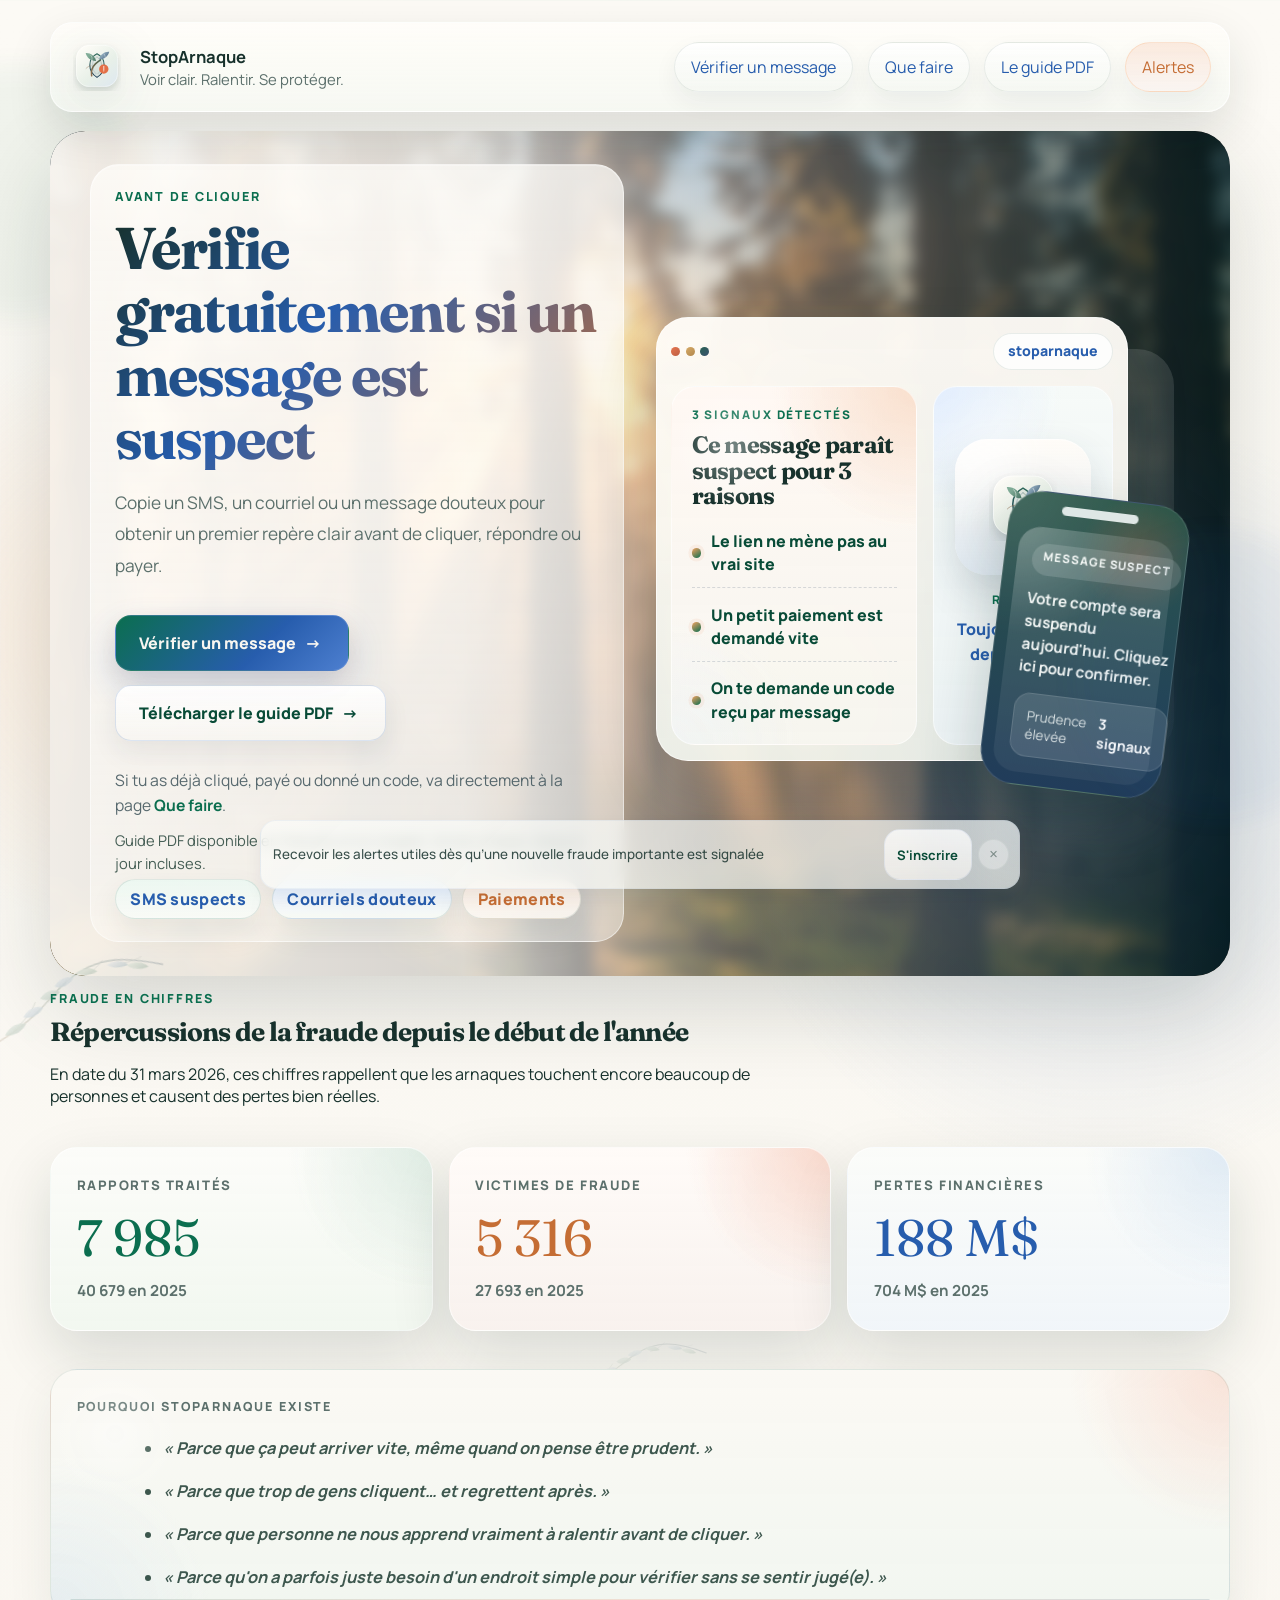
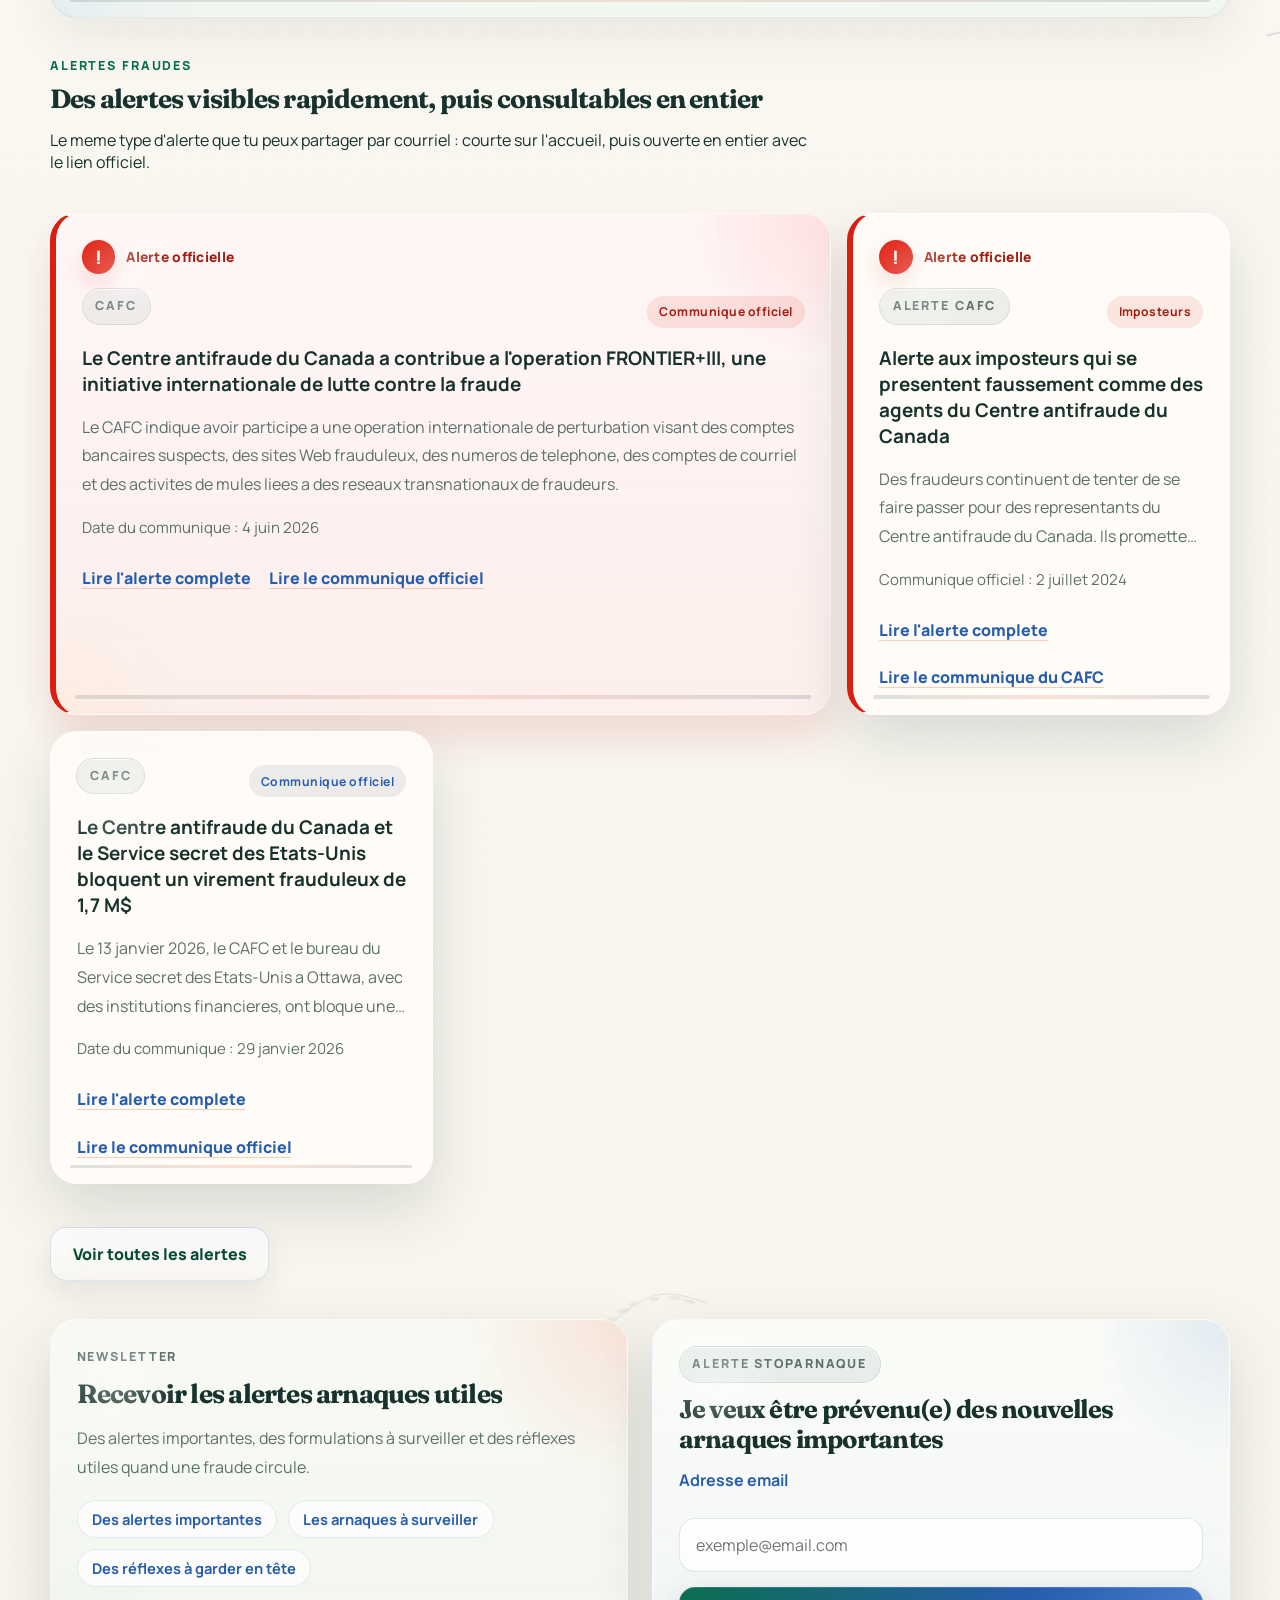
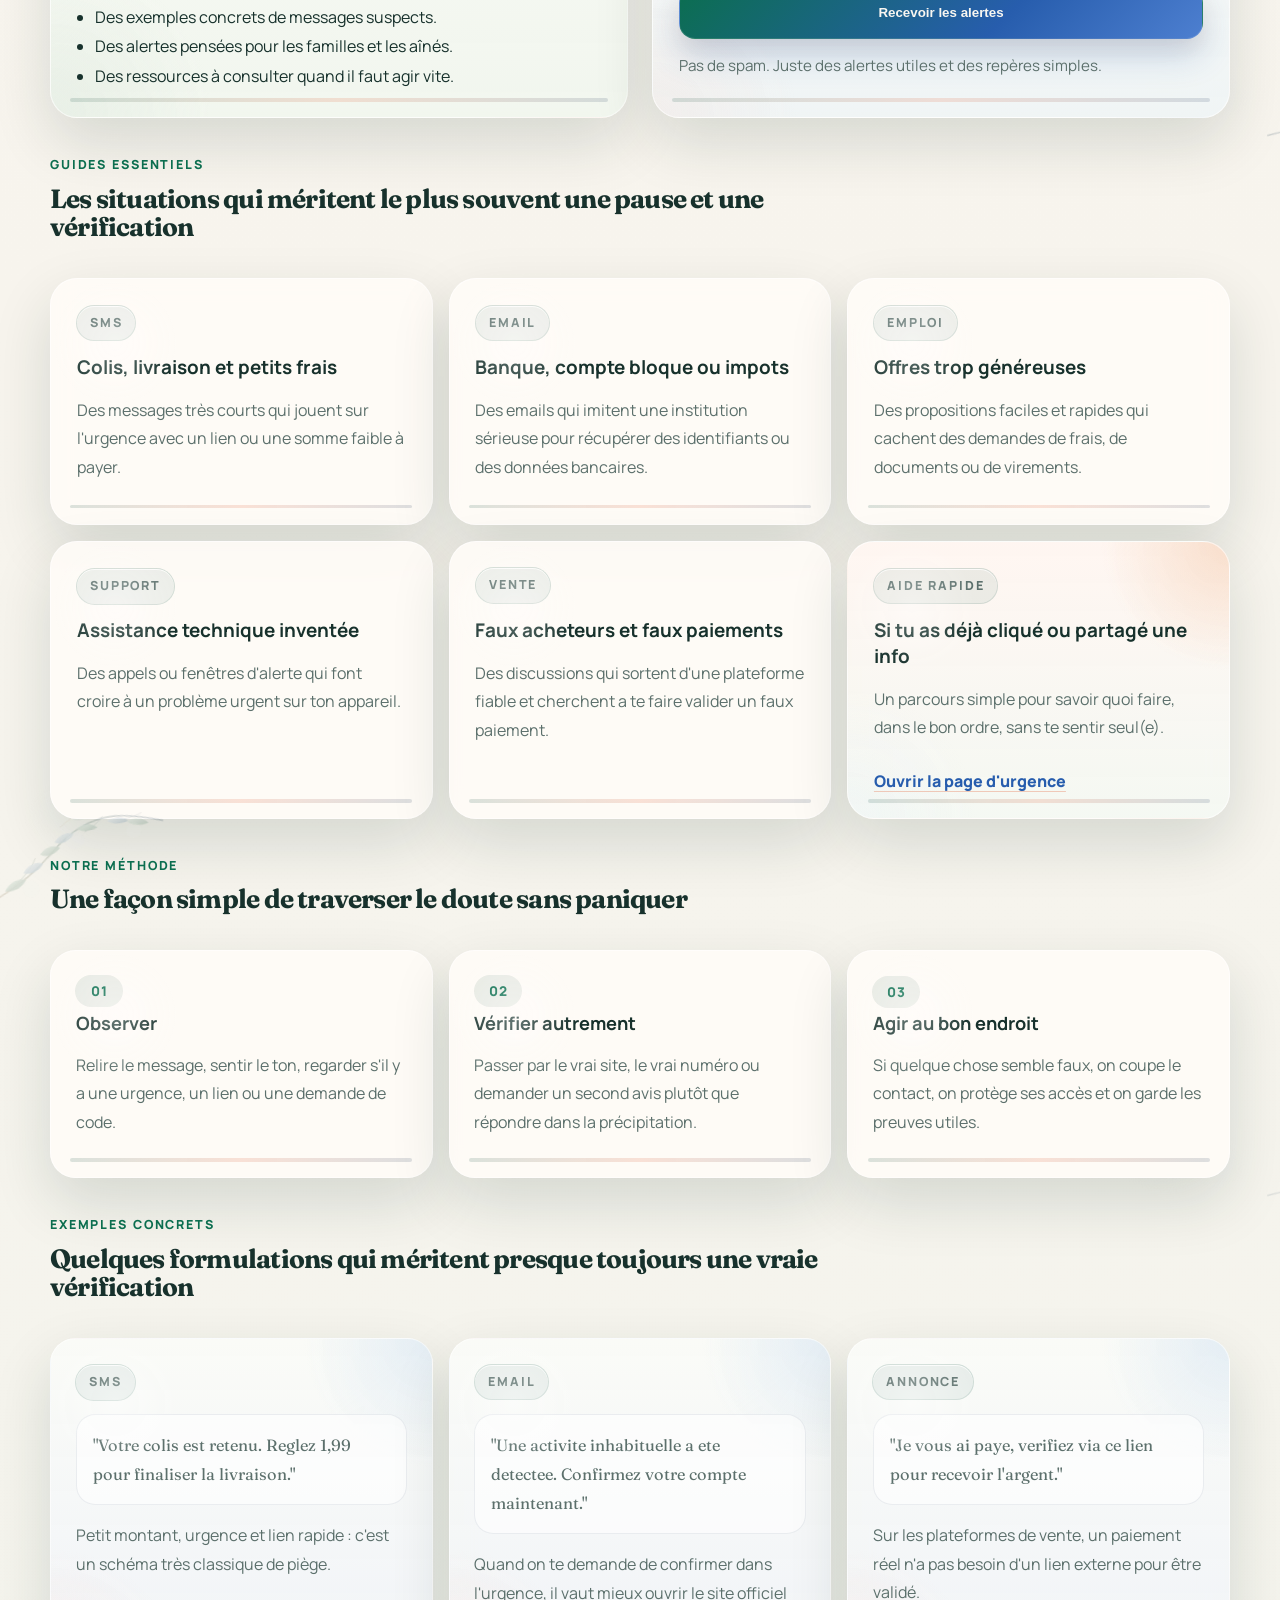
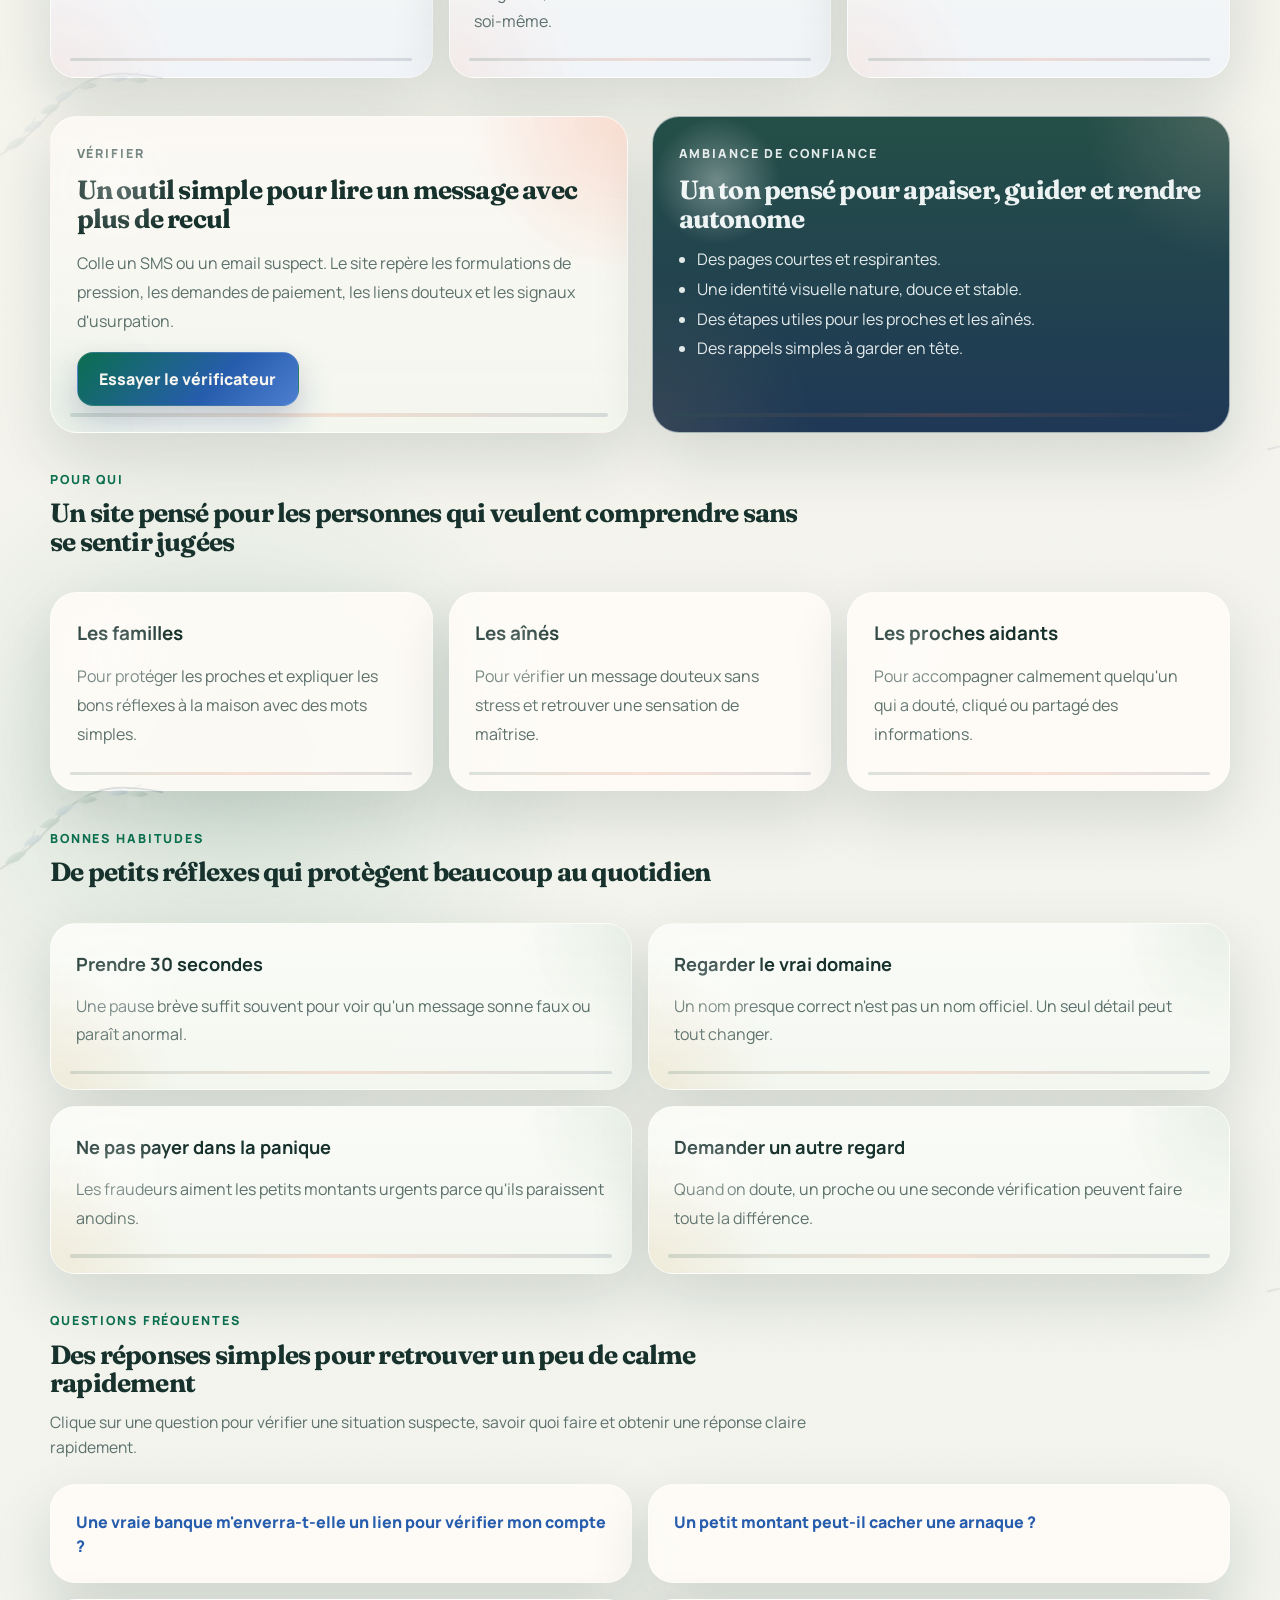
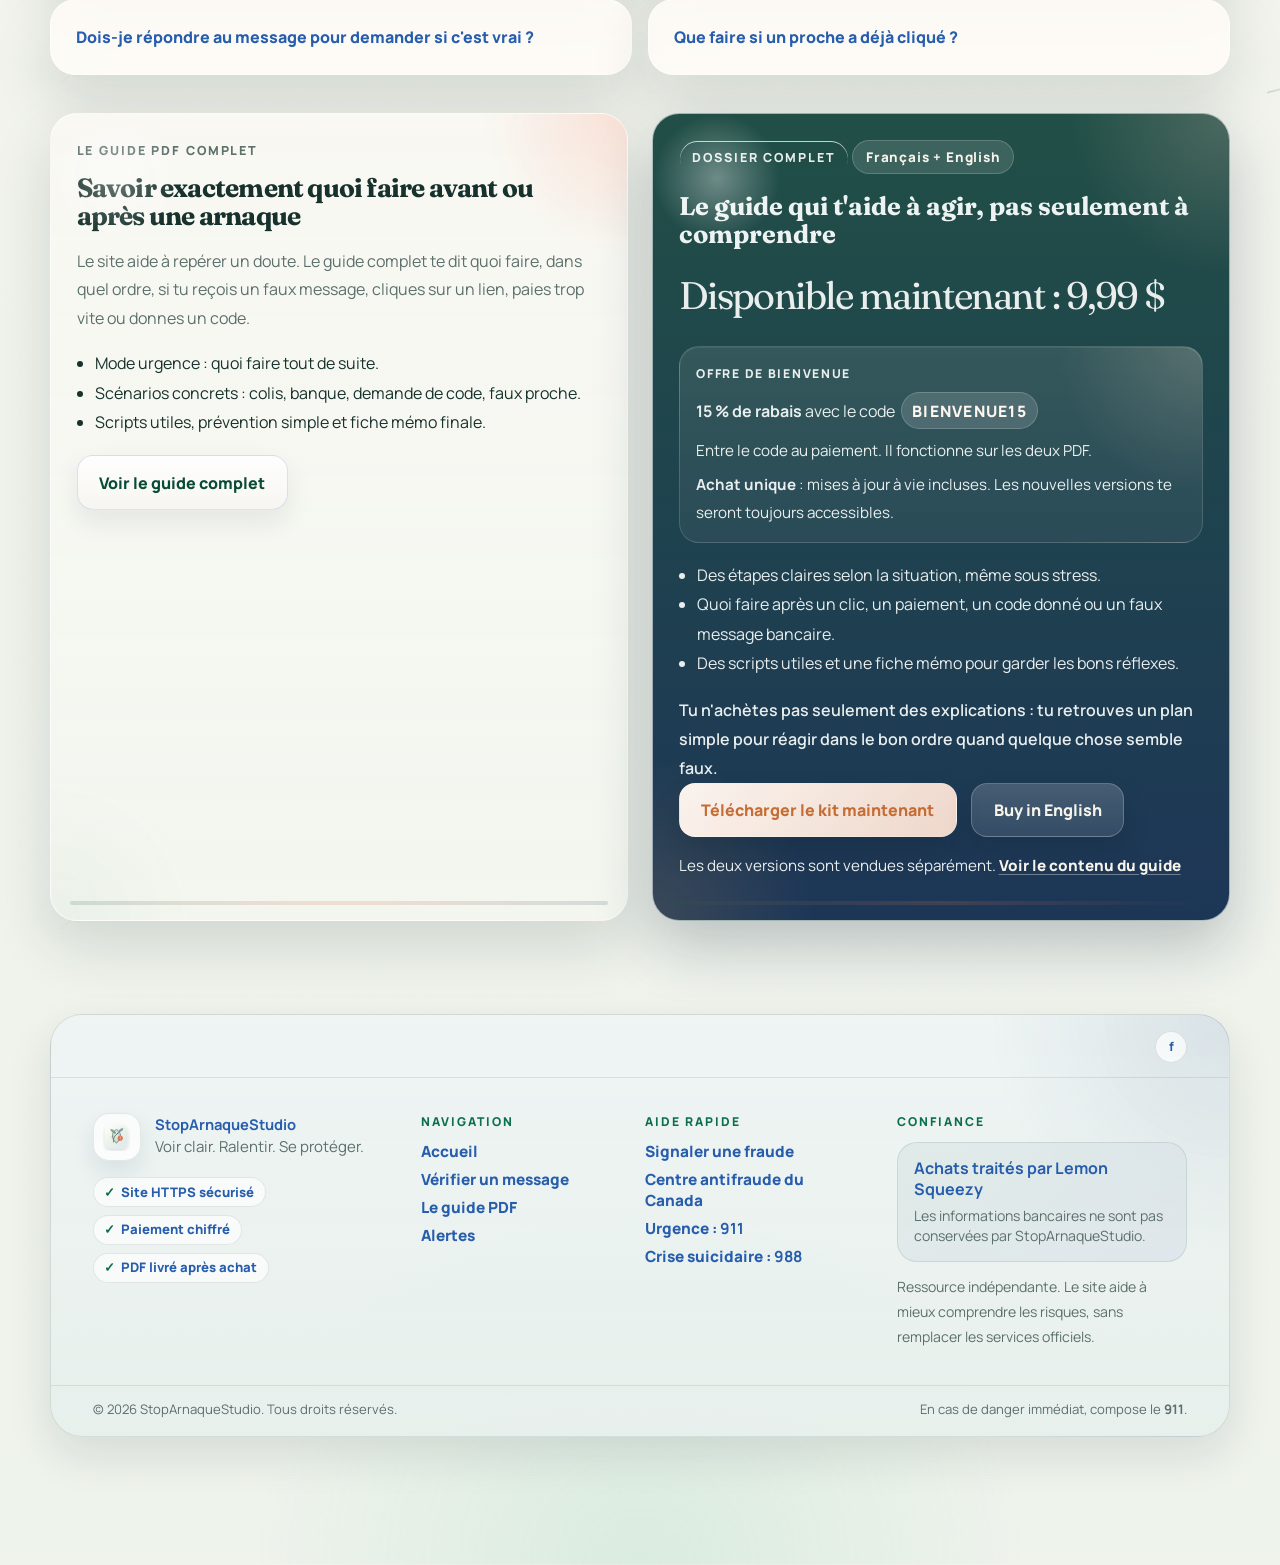
<file: index.html>
﻿<!DOCTYPE html>
<html lang="fr">
<head>
  <script async src="https://www.googletagmanager.com/gtag/js?id=G-NVW3DK84MT"></script>
  <script>
    window.dataLayer = window.dataLayer || [];
    function gtag(){dataLayer.push(arguments);}
    gtag('js', new Date());
    gtag('config', 'G-NVW3DK84MT');
  </script>
  <script type="text/javascript" src="//script.crazyegg.com/pages/scripts/0132/6571.js" async="async"></script>
  <meta charset="UTF-8">
  <meta name="viewport" content="width=device-width, initial-scale=1.0">
  <title>StopArnaque | Un espace calme pour vérifier avant d'agir</title>
  <meta name="description" content="StopArnaque aide les francophones à reconnaître les arnaques dans un univers doux, clair et rassurant.">
  <meta name="theme-color" content="#2d5a4b">
  <meta name="p:domain_verify" content="040690c25ed7d0e6efc06aab9acc82f7">
  <link rel="canonical" href="https://www.stoparnaquestudio.ca/">
  <meta property="og:locale" content="fr_CA">
  <meta property="og:type" content="website">
  <meta property="og:site_name" content="StopArnaque">
  <meta property="og:title" content="StopArnaque | Verifier un message suspect et ralentir avant d'agir">
  <meta property="og:description" content="Un site francophone pour reconnaitre les arnaques, verifier un message suspect et adopter des reflexes simples.">
  <meta property="og:url" content="https://www.stoparnaquestudio.ca/">
  <meta property="og:image" content="https://www.stoparnaquestudio.ca/stoparnaque-panic-scenario-square-1200x1200.png?v=20260422b">
  <meta property="og:image:secure_url" content="https://www.stoparnaquestudio.ca/stoparnaque-panic-scenario-square-1200x1200.png?v=20260422b">
  <meta property="og:image:width" content="1200">
  <meta property="og:image:height" content="1200">
  <meta property="og:image:alt" content="StopArnaque, un visuel de prevention sur les faux messages urgents et le reflexe de verifier avant d'agir.">
  <meta name="twitter:card" content="summary_large_image">
  <meta name="twitter:title" content="StopArnaque | Verifier un message suspect et ralentir avant d'agir">
  <meta name="twitter:description" content="Un site francophone pour reconnaitre les arnaques, verifier un message suspect et adopter des reflexes simples.">
  <meta name="twitter:image" content="https://www.stoparnaquestudio.ca/stoparnaque-panic-scenario-square-1200x1200.png?v=20260422b">
  <link rel="icon" type="image/svg+xml" href="assets/favicon.svg?v=20260411b">
  <link rel="shortcut icon" href="assets/favicon.svg?v=20260411b">
  <link rel="preconnect" href="https://fonts.googleapis.com">
  <link rel="preconnect" href="https://fonts.gstatic.com" crossorigin>
  <link href="https://fonts.googleapis.com/css2?family=Manrope:wght@400;500;700;800&family=Fraunces:opsz,wght@9..144,600;9..144,700&display=swap" rel="stylesheet">
  <link rel="stylesheet" href="styles.css?v=hero-fix-20260425a">
</head>
<body>
  <div class="site-shell">
    <header class="topbar">
      <a class="brand" href="index.html" aria-label="Accueil StopArnaque">
        <span class="brand-mark">
          <img class="brand-logo" src="assets/stoparnaque-mark.svg?v=20260411b" alt="Logo StopArnaque">
        </span>
        <span class="brand-copy">
          <strong>StopArnaque</strong>
          <span>Voir clair. Ralentir. Se protéger.</span>
        </span>
      </a>
      <nav class="nav">
        <a href="verifier.html">Vérifier un message</a>
        <a href="agir.html">Que faire</a>
        <a href="premium.html">Le guide PDF</a>
        <a href="alertes.html">Alertes</a>
      </nav>
    </header>

    <main class="home-main">
      <section class="hero hero-impact">
        <div class="hero-copy">
          <p class="eyebrow">Avant de cliquer</p>
          <h1>Vérifie gratuitement si un message est suspect</h1>
          <p class="hero-text">
            Copie un SMS, un courriel ou un message douteux pour obtenir un premier repère clair avant de cliquer, répondre ou payer.
          </p>
          <div class="hero-actions-wrap">
            <div class="hero-actions">
              <a class="button button-primary" href="verifier.html">Vérifier un message</a>
              <a class="button button-secondary" href="premium.html">Télécharger le guide PDF</a>
            </div>
            <p class="hero-helper">Si tu as déjà cliqué, payé ou donné un code, va directement à la page <a href="agir.html">Que faire</a>.</p>
            <p class="hero-trust">Guide PDF disponible en français et en anglais. Achat unique, mises à jour incluses.</p>
          </div>
          <div class="hero-glance" aria-label="Ce que StopArnaque aide à vérifier">
            <span>SMS suspects</span>
            <span>Courriels douteux</span>
            <span>Paiements</span>
          </div>
        </div>
        <aside class="hero-visual" aria-label="Aperçu visuel StopArnaque">
          <div class="hero-visual-frame">
            <div class="hero-window">
              <div class="hero-window-bar" aria-hidden="true">
                <div class="hero-window-dots">
                  <span></span>
                  <span></span>
                  <span></span>
                </div>
                <div class="hero-window-address">stoparnaque</div>
              </div>
              <div class="hero-window-body">
                <article class="hero-panel hero-panel-alert">
                  <p class="hero-panel-tag">3 signaux détectés</p>
                  <h2>Ce message paraît suspect pour 3 raisons</h2>
                  <ul class="hero-mini-list">
                    <li>Le lien ne mène pas au vrai site</li>
                    <li>Un petit paiement est demandé vite</li>
                    <li>On te demande un code reçu par message</li>
                  </ul>
                </article>
                <article class="hero-panel hero-panel-safe">
                  <div class="hero-shield-ring">
                    <img src="assets/stoparnaque-mark.svg" alt="" aria-hidden="true">
                  </div>
                  <p class="hero-panel-tag">Réflexe</p>
                  <p class="hero-panel-caption">Toujours vérifier depuis le vrai site.</p>
                </article>
              </div>
            </div>

            <div class="hero-phone" aria-hidden="true">
              <div class="hero-phone-notch"></div>
              <div class="hero-phone-screen">
                <span class="hero-phone-pill">Message suspect</span>
                <p class="hero-phone-message">Votre compte sera suspendu aujourd'hui. Cliquez ici pour confirmer.</p>
                <div class="hero-phone-score">
                  <span>Prudence élevée</span>
                  <strong>3 signaux</strong>
                </div>
              </div>
            </div>
          </div>
        </aside>
      </section>

      <section class="section home-section home-ornament home-ornament-left fraud-impact-section" aria-labelledby="fraud-impact-title">
        <div class="section-heading">
          <p class="eyebrow">Fraude en chiffres</p>
          <h2 id="fraud-impact-title">Répercussions de la fraude depuis le début de l'année</h2>
          <p>En date du 31 mars 2026, ces chiffres rappellent que les arnaques touchent encore beaucoup de personnes et causent des pertes bien réelles.</p>
        </div>
        <div class="stats fraud-impact-stats">
          <article>
            <p class="stat-label">Rapports traités</p>
            <span class="stat-number">7 985</span>
            <p class="stat-context">40 679 en 2025</p>
          </article>
          <article>
            <p class="stat-label">Victimes de fraude</p>
            <span class="stat-number">5 316</span>
            <p class="stat-context">27 693 en 2025</p>
          </article>
          <article>
            <p class="stat-label">Pertes financières</p>
            <span class="stat-number">188 M$</span>
            <p class="stat-context">704 M$ en 2025</p>
          </article>
        </div>
      </section>

      <section class="section home-section home-ornament home-ornament-center home-ornament-soft why-stoparnaque-section" aria-labelledby="why-stoparnaque-title">
        <div class="panel premium-reassurance story-reassurance">
          <p class="eyebrow">Pourquoi StopArnaque existe</p>
          <ul class="premium-reassurance-list story-reassurance-list" id="why-stoparnaque-title">
            <li><strong><em>« Parce que ça peut arriver vite, même quand on pense être prudent. »</em></strong></li>
            <li><strong><em>« Parce que trop de gens cliquent… et regrettent après. »</em></strong></li>
            <li><strong><em>« Parce que personne ne nous apprend vraiment à ralentir avant de cliquer. »</em></strong></li>
            <li><strong><em>« Parce qu'on a parfois juste besoin d'un endroit simple pour vérifier sans se sentir jugé(e). »</em></strong></li>
          </ul>
        </div>
      </section>

      <section class="section alert-feed home-section home-ornament home-ornament-right" id="alertes">
        <div class="section-heading">
          <p class="eyebrow">Alertes fraudes</p>
          <h2>Des alertes visibles rapidement, puis consultables en entier</h2>
          <p>Le meme type d'alerte que tu peux partager par courriel : courte sur l'accueil, puis ouverte en entier avec le lien officiel.</p>
        </div>
        <div id="alertsGrid" class="card-grid alerts-grid" aria-live="polite"></div>
        <div class="alerts-cta">
          <a class="button button-secondary" href="alertes.html">Voir toutes les alertes</a>
        </div>
      </section>

      <section id="newsletter" class="section split-section newsletter-section home-section home-ornament home-ornament-center home-ornament-soft">
        <div class="panel newsletter-copy">
          <p class="eyebrow">Newsletter</p>
          <h2>Recevoir les alertes arnaques utiles</h2>
          <p>
            Des alertes importantes, des formulations à surveiller et des réflexes utiles quand une fraude circule.
          </p>
          <div class="newsletter-pills" aria-label="Promesses newsletter">
            <span>Des alertes importantes</span>
            <span>Les arnaques à surveiller</span>
            <span>Des réflexes à garder en tête</span>
          </div>
          <ul class="simple-list newsletter-list">
            <li>Des exemples concrets de messages suspects.</li>
            <li>Des alertes pensées pour les familles et les aînés.</li>
            <li>Des ressources à consulter quand il faut agir vite.</li>
          </ul>
        </div>
        <div class="panel newsletter-panel">
          <p class="card-kicker">Alerte StopArnaque</p>
          <h3>Je veux être prévenu(e) des nouvelles arnaques importantes</h3>
          <p id="newsletterStatus" class="newsletter-status" hidden></p>
          <div id="brevoEmbed" class="brevo-embed" hidden>
            <iframe
              id="brevoIframe"
              class="brevo-iframe"
              title="Formulaire newsletter StopArnaque"
              loading="lazy"
              referrerpolicy="strict-origin-when-cross-origin"></iframe>
          </div>

          <div id="newsletterFallback" class="newsletter-fallback">
            <form id="newsletterForm" class="newsletter-form" novalidate>
              <label class="field-label" for="newsletterEmail">Adresse email</label>
              <input id="newsletterEmail" class="newsletter-input" type="email" name="email" placeholder="exemple@email.com" autocomplete="email" required>
              <button class="button button-primary" type="submit">Recevoir les alertes</button>
              <p class="newsletter-meta">Pas de spam. Juste des alertes utiles et des repères simples.</p>
              <p id="newsletterFeedback" class="newsletter-feedback" aria-live="polite"></p>
            </form>
          </div>
        </div>
      </section>

      <section class="section home-section home-ornament home-ornament-right" id="guides">
        <div class="section-heading">
          <p class="eyebrow">Guides essentiels</p>
          <h2>Les situations qui méritent le plus souvent une pause et une vérification</h2>
        </div>
        <div class="card-grid">
          <article class="info-card">
            <p class="card-tag">SMS</p>
            <h3>Colis, livraison et petits frais</h3>
            <p>Des messages très courts qui jouent sur l'urgence avec un lien ou une somme faible à payer.</p>
          </article>
          <article class="info-card">
            <p class="card-tag">Email</p>
            <h3>Banque, compte bloque ou impots</h3>
            <p>Des emails qui imitent une institution sérieuse pour récupérer des identifiants ou des données bancaires.</p>
          </article>
          <article class="info-card">
            <p class="card-tag">Emploi</p>
            <h3>Offres trop généreuses</h3>
            <p>Des propositions faciles et rapides qui cachent des demandes de frais, de documents ou de virements.</p>
          </article>
          <article class="info-card">
            <p class="card-tag">Support</p>
            <h3>Assistance technique inventée</h3>
            <p>Des appels ou fenêtres d'alerte qui font croire à un problème urgent sur ton appareil.</p>
          </article>
          <article class="info-card">
            <p class="card-tag">Vente</p>
            <h3>Faux acheteurs et faux paiements</h3>
            <p>Des discussions qui sortent d'une plateforme fiable et cherchent a te faire valider un faux paiement.</p>
          </article>
          <article class="info-card accent-card">
            <p class="card-tag">Aide rapide</p>
            <h3>Si tu as déjà cliqué ou partagé une info</h3>
            <p>Un parcours simple pour savoir quoi faire, dans le bon ordre, sans te sentir seul(e).</p>
            <a class="text-link" href="agir.html">Ouvrir la page d'urgence</a>
          </article>
        </div>
      </section>

      <section class="section home-section home-ornament home-ornament-left">
        <div class="section-heading">
          <p class="eyebrow">Notre méthode</p>
          <h2>Une façon simple de traverser le doute sans paniquer</h2>
        </div>
        <div class="method-grid">
          <article class="method-card">
            <span class="method-step">01</span>
            <h3>Observer</h3>
            <p>Relire le message, sentir le ton, regarder s'il y a une urgence, un lien ou une demande de code.</p>
          </article>
          <article class="method-card">
            <span class="method-step">02</span>
            <h3>Vérifier autrement</h3>
            <p>Passer par le vrai site, le vrai numéro ou demander un second avis plutôt que répondre dans la précipitation.</p>
          </article>
          <article class="method-card">
            <span class="method-step">03</span>
            <h3>Agir au bon endroit</h3>
            <p>Si quelque chose semble faux, on coupe le contact, on protège ses accès et on garde les preuves utiles.</p>
          </article>
        </div>
      </section>

      <section class="section home-section home-ornament home-ornament-right home-ornament-soft">
        <div class="section-heading">
          <p class="eyebrow">Exemples concrets</p>
          <h2>Quelques formulations qui méritent presque toujours une vraie vérification</h2>
        </div>
        <div class="example-grid">
          <article class="example-card">
            <p class="card-tag">SMS</p>
            <p class="message-sample">"Votre colis est retenu. Reglez 1,99 pour finaliser la livraison."</p>
            <p>Petit montant, urgence et lien rapide : c'est un schéma très classique de piège.</p>
          </article>
          <article class="example-card">
            <p class="card-tag">Email</p>
            <p class="message-sample">"Une activite inhabituelle a ete detectee. Confirmez votre compte maintenant."</p>
            <p>Quand on te demande de confirmer dans l'urgence, il vaut mieux ouvrir le site officiel soi-même.</p>
          </article>
          <article class="example-card">
            <p class="card-tag">Annonce</p>
            <p class="message-sample">"Je vous ai paye, verifiez via ce lien pour recevoir l'argent."</p>
            <p>Sur les plateformes de vente, un paiement réel n'a pas besoin d'un lien externe pour être validé.</p>
          </article>
        </div>
      </section>

      <section class="section split-section home-section home-ornament home-ornament-left home-ornament-soft">
        <div class="panel warm-panel">
          <p class="eyebrow">Vérifier</p>
          <h2>Un outil simple pour lire un message avec plus de recul</h2>
          <p>
            Colle un SMS ou un email suspect. Le site repère les formulations de pression, les demandes de paiement, les liens douteux et les signaux d'usurpation.
          </p>
          <a class="button button-primary" href="verifier.html">Essayer le vérificateur</a>
        </div>
        <div class="panel dark-panel">
          <p class="eyebrow">Ambiance de confiance</p>
          <h2>Un ton pensé pour apaiser, guider et rendre autonome</h2>
          <ul class="simple-list">
            <li>Des pages courtes et respirantes.</li>
            <li>Une identité visuelle nature, douce et stable.</li>
            <li>Des étapes utiles pour les proches et les aînés.</li>
            <li>Des rappels simples à garder en tête.</li>
          </ul>
        </div>
      </section>

      <section class="section home-section home-ornament home-ornament-right home-ornament-soft">
        <div class="section-heading">
          <p class="eyebrow">Pour qui</p>
          <h2>Un site pensé pour les personnes qui veulent comprendre sans se sentir jugées</h2>
        </div>
        <div class="card-grid">
          <article class="info-card">
            <h3>Les familles</h3>
            <p>Pour protéger les proches et expliquer les bons réflexes à la maison avec des mots simples.</p>
          </article>
          <article class="info-card">
            <h3>Les aînés</h3>
            <p>Pour vérifier un message douteux sans stress et retrouver une sensation de maîtrise.</p>
          </article>
          <article class="info-card">
            <h3>Les proches aidants</h3>
            <p>Pour accompagner calmement quelqu'un qui a douté, cliqué ou partagé des informations.</p>
          </article>
        </div>
      </section>

      <section class="section home-section home-ornament home-ornament-left">
        <div class="section-heading">
          <p class="eyebrow">Bonnes habitudes</p>
          <h2>De petits réflexes qui protègent beaucoup au quotidien</h2>
        </div>
        <div class="habit-grid">
          <article class="habit-card">
            <h3>Prendre 30 secondes</h3>
            <p>Une pause brève suffit souvent pour voir qu'un message sonne faux ou paraît anormal.</p>
          </article>
          <article class="habit-card">
            <h3>Regarder le vrai domaine</h3>
            <p>Un nom presque correct n'est pas un nom officiel. Un seul détail peut tout changer.</p>
          </article>
          <article class="habit-card">
            <h3>Ne pas payer dans la panique</h3>
            <p>Les fraudeurs aiment les petits montants urgents parce qu'ils paraissent anodins.</p>
          </article>
          <article class="habit-card">
            <h3>Demander un autre regard</h3>
            <p>Quand on doute, un proche ou une seconde vérification peuvent faire toute la différence.</p>
          </article>
        </div>
      </section>

      <section class="section home-section home-ornament home-ornament-right home-ornament-soft">
        <div class="section-heading">
          <p class="eyebrow">Questions fréquentes</p>
          <h2>Des réponses simples pour retrouver un peu de calme rapidement</h2>
          <p class="faq-helper">Clique sur une question pour vérifier une situation suspecte, savoir quoi faire et obtenir une réponse claire rapidement.</p>
        </div>
        <div class="faq-grid">
          <details class="faq-card">
            <summary>Une vraie banque m'enverra-t-elle un lien pour vérifier mon compte ?</summary>
            <p>Par prudence, il vaut mieux ouvrir toi-même le site ou l'application officielle plutôt que suivre un lien reçu par message.</p>
          </details>
          <details class="faq-card">
            <summary>Un petit montant peut-il cacher une arnaque ?</summary>
            <p>Oui. Les sommes faibles servent souvent à faire baisser la vigilance et à récupérer ensuite des données ou un paiement plus grand.</p>
          </details>
          <details class="faq-card">
            <summary>Dois-je répondre au message pour demander si c'est vrai ?</summary>
            <p>Mieux vaut éviter. Il est plus sûr de passer par une source officielle ou par un numéro trouvé en dehors du message reçu.</p>
          </details>
          <details class="faq-card">
            <summary>Que faire si un proche a déjà cliqué ?</summary>
            <p>Rester calme, changer les accès si besoin, contacter l'organisme officiel et garder les captures peut déjà beaucoup aider.</p>
          </details>
        </div>
      </section>

      <section class="section split-section premium-teaser home-section home-ornament home-ornament-right">
        <div class="panel premium-copy">
          <p class="eyebrow">Le guide PDF complet</p>
          <h2>Savoir exactement quoi faire avant ou après une arnaque</h2>
          <p>
            Le site aide à repérer un doute. Le guide complet te dit quoi faire, dans quel ordre, si tu reçois un faux message, cliques sur un lien, paies trop vite ou donnes un code.
          </p>
          <ul class="simple-list premium-points">
            <li>Mode urgence : quoi faire tout de suite.</li>
            <li>Scénarios concrets : colis, banque, demande de code, faux proche.</li>
            <li>Scripts utiles, prévention simple et fiche mémo finale.</li>
          </ul>
          <a class="button button-secondary" href="premium.html">Voir le guide complet</a>
        </div>
        <div class="panel premium-card">
          <p class="card-kicker">Dossier complet</p>
          <div class="premium-badge">Français + English</div>
          <h3>Le guide qui t'aide à agir, pas seulement à comprendre</h3>
          <p class="premium-price">Disponible maintenant : 9,99 $</p>
          <div class="promo-callout promo-callout-dark">
            <p class="promo-callout-label">Offre de bienvenue</p>
            <p><strong>15 % de rabais</strong> avec le code <span class="promo-code">BIENVENUE15</span></p>
            <p class="promo-hint">Entre le code au paiement. Il fonctionne sur les deux PDF.</p>
            <p class="promo-hint"><strong>Achat unique</strong> : mises à jour à vie incluses. Les nouvelles versions te seront toujours accessibles.</p>
          </div>
          <ul class="simple-list premium-list">
            <li>Des étapes claires selon la situation, même sous stress.</li>
            <li>Quoi faire après un clic, un paiement, un code donné ou un faux message bancaire.</li>
            <li>Des scripts utiles et une fiche mémo pour garder les bons réflexes.</li>
          </ul>
          <p class="premium-card-summary">Tu n'achètes pas seulement des explications : tu retrouves un plan simple pour réagir dans le bon ordre quand quelque chose semble faux.</p>
          <div class="premium-actions">
            <a class="button button-primary" href="https://stoparnaquestudio.lemonsqueezy.com/checkout/buy/df3fdc0a-e76d-41bc-9a3e-779cdc7e0ddb" target="_blank" rel="noopener noreferrer">Télécharger le kit maintenant</a>
            <a class="button button-secondary premium-secondary-button" href="https://stoparnaquestudio.lemonsqueezy.com/checkout/buy/795a84c2-5b3b-42a1-8c60-5c680c60fbdb" target="_blank" rel="noopener noreferrer">Buy in English</a>
          </div>
          <p class="premium-note">Les deux versions sont vendues séparément. <a class="text-link premium-card-text-link" href="pack-plan-urgence.html">Voir le contenu du guide</a></p>
        </div>
      </section>

    </main>

    <footer class="footer trust-footer footer-compact">
      <div class="footer-socials" aria-label="Liens sociaux">
        <a href="https://www.facebook.com/StopArnaqueStudio" target="_blank" rel="noopener noreferrer" aria-label="Facebook StopArnaqueStudio">f</a>
      </div>
      <div class="footer-main">
        <section class="footer-brand">
          <div class="footer-brand-lockup">
            <img src="assets/stoparnaque-mark.svg" alt="" aria-hidden="true">
            <div>
              <strong>StopArnaqueStudio</strong>
              <p>Voir clair. Ralentir. Se protéger.</p>
            </div>
          </div>
          <div class="footer-trust-pills" aria-label="Repères de confiance">
            <span><b>✓</b> Site HTTPS sécurisé</span>
            <span><b>✓</b> Paiement chiffré</span>
            <span><b>✓</b> PDF livré après achat</span>
          </div>
        </section>

        <nav class="footer-col" aria-label="Navigation principale">
          <h2>Navigation</h2>
          <a href="index.html">Accueil</a>
          <a href="verifier.html">Vérifier un message</a>
          <a href="premium.html">Le guide PDF</a>
          <a href="alertes.html">Alertes</a>
        </nav>

        <nav class="footer-col" aria-label="Aide rapide">
          <h2>Aide rapide</h2>
          <a href="https://signalercyberetfraude.canada.ca/" target="_blank" rel="noopener noreferrer">Signaler une fraude</a>
          <a href="https://antifraudcentre-centreantifraude.ca/" target="_blank" rel="noopener noreferrer">Centre antifraude du Canada</a>
          <span>Urgence : <strong>911</strong></span>
          <span>Crise suicidaire : <strong>988</strong></span>
        </nav>

        <section class="footer-col footer-payment">
          <h2>Confiance</h2>
          <div class="footer-payment-card">
            <strong>Achats traités par Lemon Squeezy</strong>
            <p>Les informations bancaires ne sont pas conservées par StopArnaqueStudio.</p>
          </div>
          <p class="footer-note">Ressource indépendante. Le site aide à mieux comprendre les risques, sans remplacer les services officiels.</p>
        </section>
      </div>
      <div class="footer-bottom">
        <p>© 2026 StopArnaqueStudio. Tous droits réservés.</p>
        <p>En cas de danger immédiat, compose le <strong>911</strong>.</p>
      </div>
    </footer>
  </div>
  <script src="buttondown-config.js"></script>
  <script src="brevo-config.js"></script>
  <script src="alerts-data.js"></script>
  <script src="script.js?v=20260423d"></script>
</body>
</html>
</file>
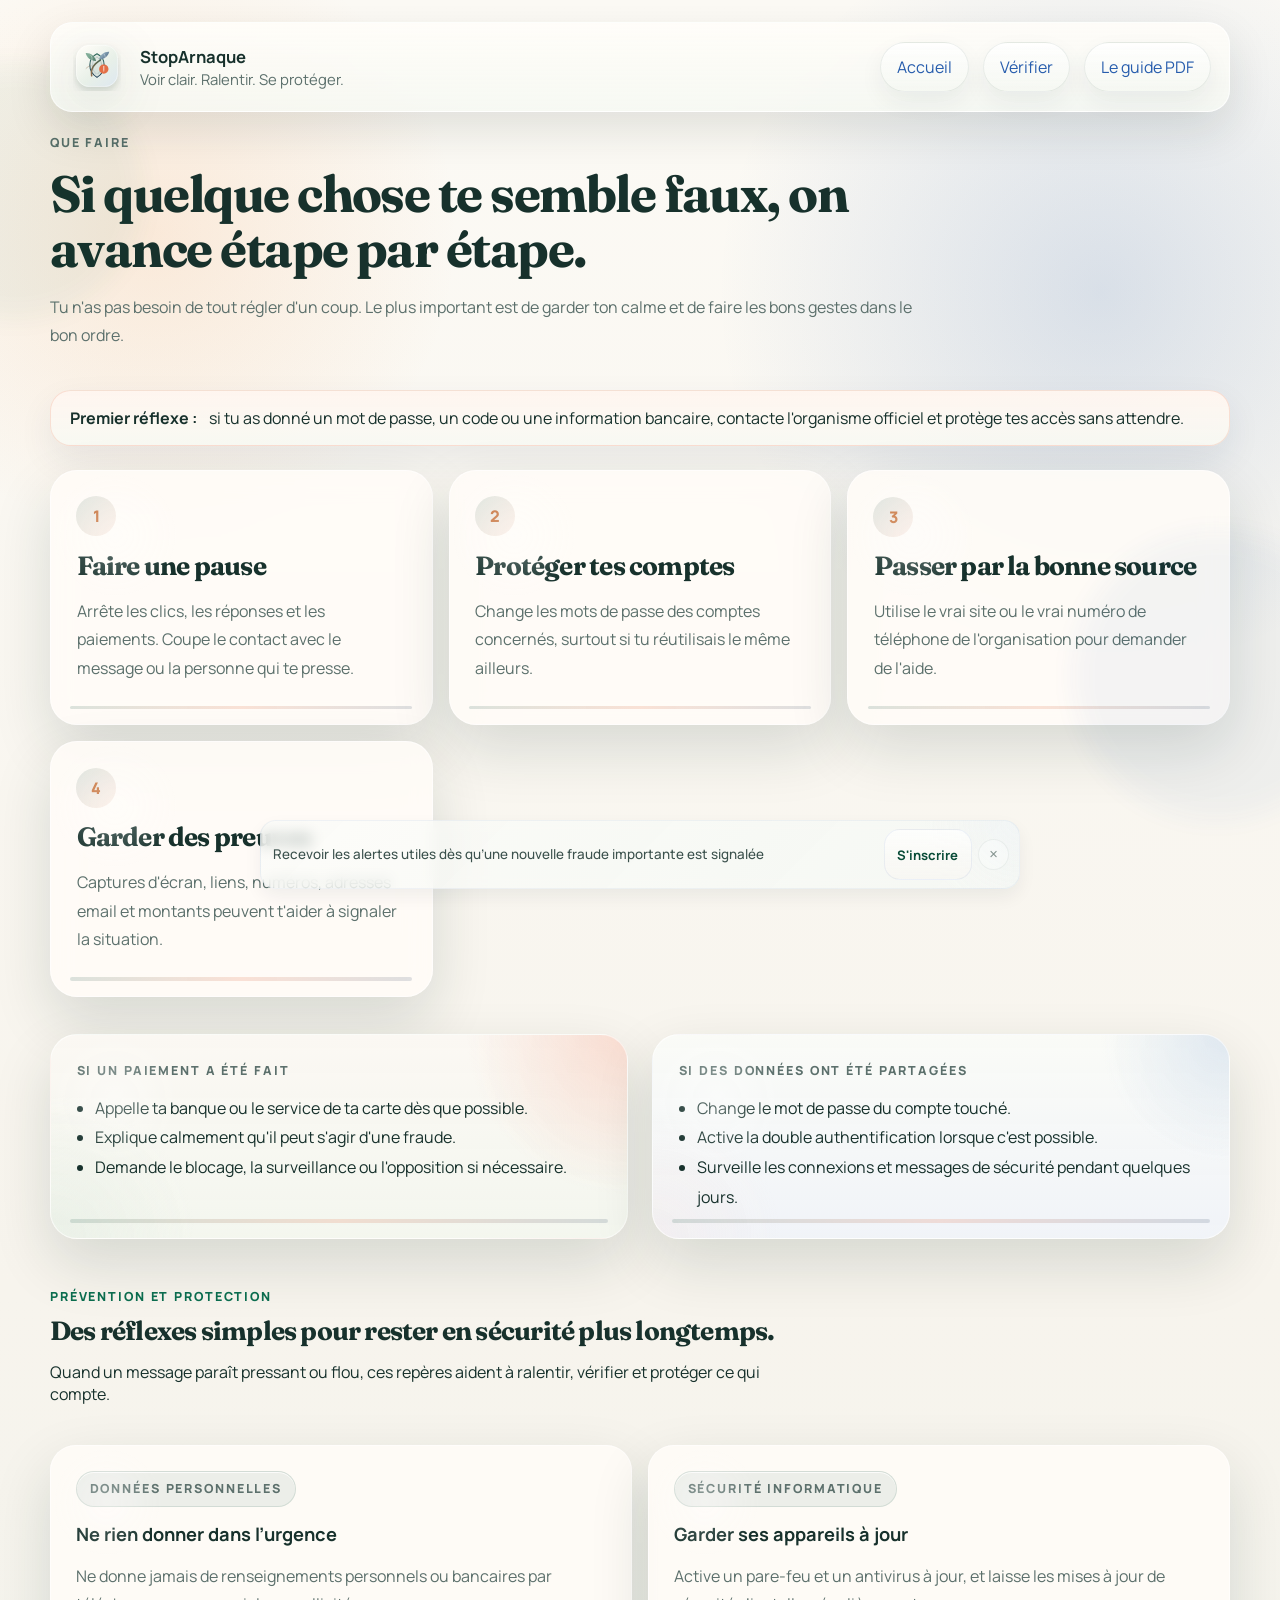
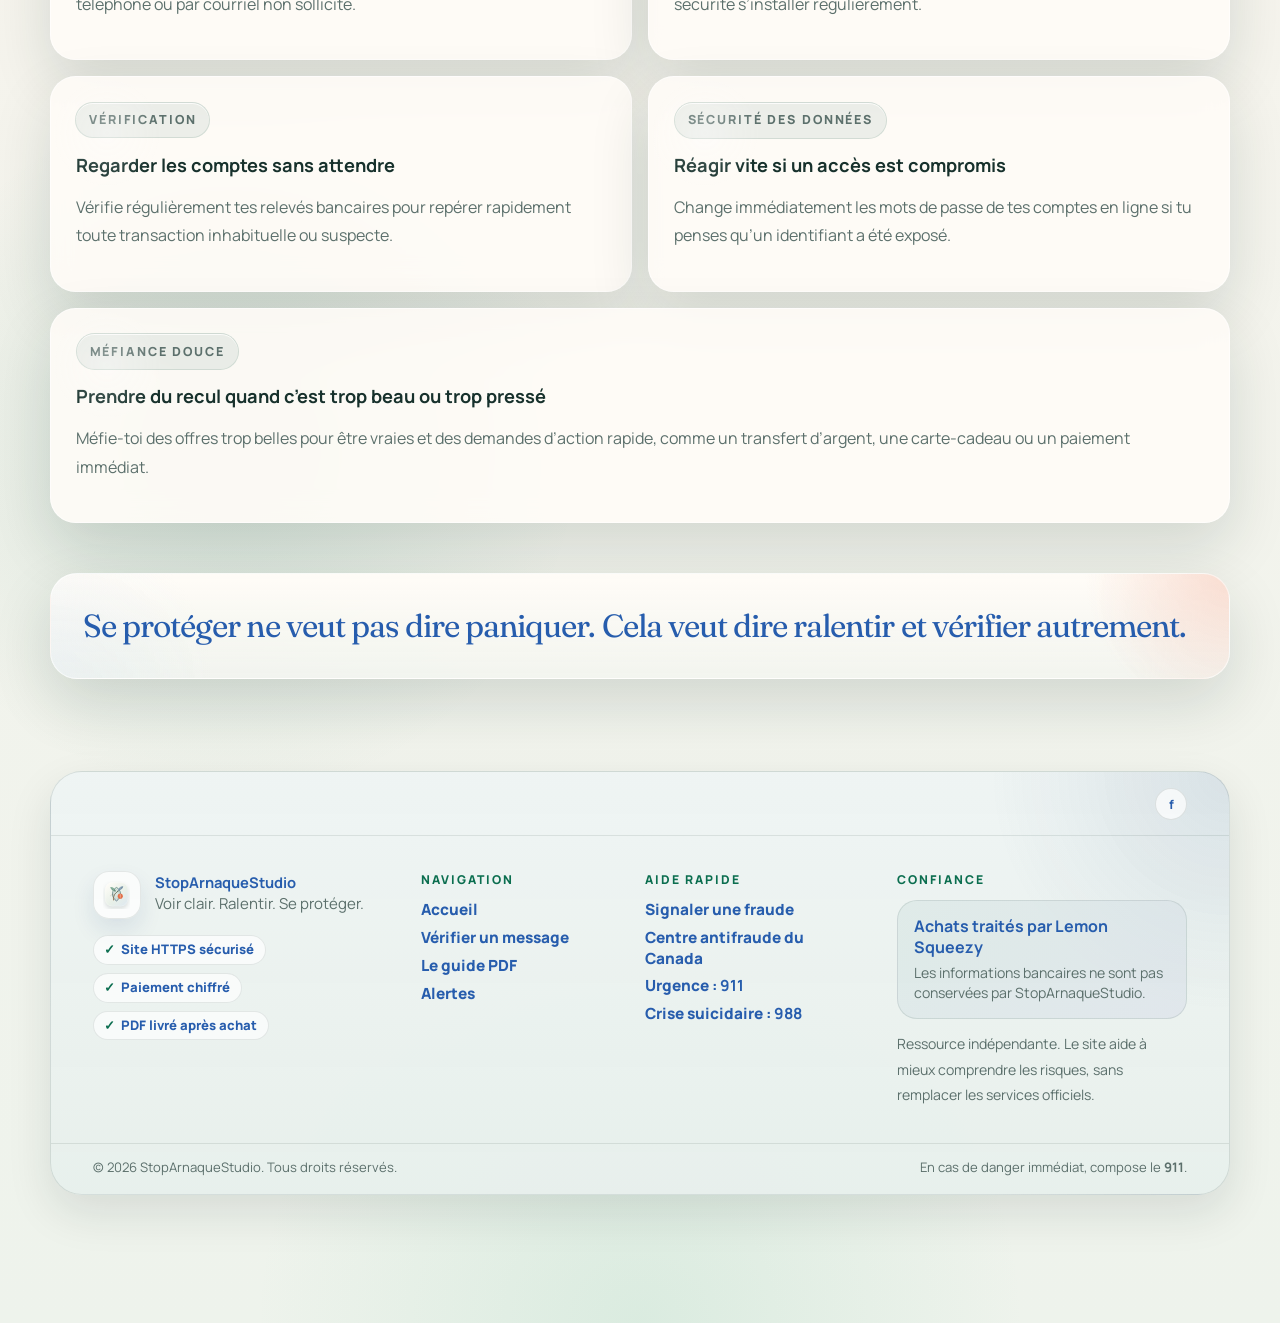
<file: agir.html>
﻿<!DOCTYPE html>
<html lang="fr">
<head>
  <script async src="https://www.googletagmanager.com/gtag/js?id=G-NVW3DK84MT"></script>
  <script>
    window.dataLayer = window.dataLayer || [];
    function gtag(){dataLayer.push(arguments);}
    gtag('js', new Date());
    gtag('config', 'G-NVW3DK84MT');
  </script>
  <script type="text/javascript" src="//script.crazyegg.com/pages/scripts/0132/6571.js" async="async"></script>
  <meta charset="UTF-8">
  <meta name="viewport" content="width=device-width, initial-scale=1.0">
  <title>Que faire en cas d'arnaque | StopArnaque</title>
  <meta name="description" content="Les étapes essentielles à suivre si vous avez cliqué, payé ou partagé des informations après un message suspect.">
  <meta name="theme-color" content="#2d5a4b">
  <link rel="canonical" href="https://stoparnaquestudio.ca/agir.html">
  <link rel="icon" type="image/svg+xml" href="assets/favicon.svg?v=20260411b">
  <link rel="shortcut icon" href="assets/favicon.svg?v=20260411b">
  <link rel="preconnect" href="https://fonts.googleapis.com">
  <link rel="preconnect" href="https://fonts.gstatic.com" crossorigin>
  <link href="https://fonts.googleapis.com/css2?family=Manrope:wght@400;500;700;800&family=Fraunces:opsz,wght@9..144,600;9..144,700&display=swap" rel="stylesheet">
  <link rel="stylesheet" href="styles.css?v=hero-fix-20260425a">
</head>
<body>
  <div class="site-shell">
    <header class="topbar">
      <a class="brand" href="index.html" aria-label="Accueil StopArnaque">
        <span class="brand-mark">
          <img class="brand-logo" src="assets/stoparnaque-mark.svg?v=20260411b" alt="Logo StopArnaque">
        </span>
        <span class="brand-copy">
          <strong>StopArnaque</strong>
          <span>Voir clair. Ralentir. Se protéger.</span>
        </span>
      </a>
      <nav class="nav">
        <a href="index.html">Accueil</a>
        <a href="verifier.html">Vérifier</a>
        <a href="premium.html">Le guide PDF</a>
      </nav>
    </header>

    <main class="page-main">
      <section class="page-hero">
        <p class="eyebrow">Que faire</p>
        <h1>Si quelque chose te semble faux, on avance étape par étape.</h1>
        <p>Tu n'as pas besoin de tout régler d'un coup. Le plus important est de garder ton calme et de faire les bons gestes dans le bon ordre.</p>
      </section>

      <section class="urgent-banner">
        <strong>Premier réflexe :</strong>
        <span>si tu as donné un mot de passe, un code ou une information bancaire, contacte l'organisme officiel et protège tes accès sans attendre.</span>
      </section>

      <section class="steps-grid">
        <article class="step-card">
          <span>1</span>
          <h2>Faire une pause</h2>
          <p>Arrête les clics, les réponses et les paiements. Coupe le contact avec le message ou la personne qui te presse.</p>
        </article>
        <article class="step-card">
          <span>2</span>
          <h2>Protéger tes comptes</h2>
          <p>Change les mots de passe des comptes concernés, surtout si tu réutilisais le même ailleurs.</p>
        </article>
        <article class="step-card">
          <span>3</span>
          <h2>Passer par la bonne source</h2>
          <p>Utilise le vrai site ou le vrai numéro de téléphone de l'organisation pour demander de l'aide.</p>
        </article>
        <article class="step-card">
          <span>4</span>
          <h2>Garder des preuves</h2>
          <p>Captures d'écran, liens, numéros, adresses email et montants peuvent t'aider à signaler la situation.</p>
        </article>
      </section>

      <section class="section split-section">
        <div class="panel warm-panel">
          <p class="eyebrow">Si un paiement a été fait</p>
          <ul class="simple-list">
            <li>Appelle ta banque ou le service de ta carte dès que possible.</li>
            <li>Explique calmement qu'il peut s'agir d'une fraude.</li>
            <li>Demande le blocage, la surveillance ou l'opposition si nécessaire.</li>
          </ul>
        </div>
        <div class="panel soft-panel">
          <p class="eyebrow">Si des données ont été partagées</p>
          <ul class="simple-list">
            <li>Change le mot de passe du compte touché.</li>
            <li>Active la double authentification lorsque c'est possible.</li>
            <li>Surveille les connexions et messages de sécurité pendant quelques jours.</li>
          </ul>
        </div>
      </section>

      <section class="section">
        <div class="section-heading">
          <p class="eyebrow">Prévention et protection</p>
          <h2>Des réflexes simples pour rester en sécurité plus longtemps.</h2>
          <p>Quand un message paraît pressant ou flou, ces repères aident à ralentir, vérifier et protéger ce qui compte.</p>
        </div>
        <div class="protection-grid">
          <article class="protection-card">
            <p class="card-kicker">Données personnelles</p>
            <h3>Ne rien donner dans l’urgence</h3>
            <p>Ne donne jamais de renseignements personnels ou bancaires par téléphone ou par courriel non sollicité.</p>
          </article>
          <article class="protection-card">
            <p class="card-kicker">Sécurité informatique</p>
            <h3>Garder ses appareils à jour</h3>
            <p>Active un pare-feu et un antivirus à jour, et laisse les mises à jour de sécurité s’installer régulièrement.</p>
          </article>
          <article class="protection-card">
            <p class="card-kicker">Vérification</p>
            <h3>Regarder les comptes sans attendre</h3>
            <p>Vérifie régulièrement tes relevés bancaires pour repérer rapidement toute transaction inhabituelle ou suspecte.</p>
          </article>
          <article class="protection-card">
            <p class="card-kicker">Sécurité des données</p>
            <h3>Réagir vite si un accès est compromis</h3>
            <p>Change immédiatement les mots de passe de tes comptes en ligne si tu penses qu’un identifiant a été exposé.</p>
          </article>
          <article class="protection-card protection-card-wide">
            <p class="card-kicker">Méfiance douce</p>
            <h3>Prendre du recul quand c’est trop beau ou trop pressé</h3>
            <p>Méfie-toi des offres trop belles pour être vraies et des demandes d’action rapide, comme un transfert d’argent, une carte-cadeau ou un paiement immédiat.</p>
          </article>
        </div>
      </section>

      <section class="section">
        <div class="quote-card">
        <p>Se protéger ne veut pas dire paniquer. Cela veut dire ralentir et vérifier autrement.</p>
        </div>
      </section>
    </main>

    <footer class="footer trust-footer footer-compact">
      <div class="footer-socials" aria-label="Liens sociaux">
        <a href="https://www.facebook.com/StopArnaqueStudio" target="_blank" rel="noopener noreferrer" aria-label="Facebook StopArnaqueStudio">f</a>
      </div>
      <div class="footer-main">
        <section class="footer-brand">
          <div class="footer-brand-lockup">
            <img src="assets/stoparnaque-mark.svg" alt="" aria-hidden="true">
            <div>
              <strong>StopArnaqueStudio</strong>
              <p>Voir clair. Ralentir. Se protéger.</p>
            </div>
          </div>
          <div class="footer-trust-pills" aria-label="Repères de confiance">
            <span><b>✓</b> Site HTTPS sécurisé</span>
            <span><b>✓</b> Paiement chiffré</span>
            <span><b>✓</b> PDF livré après achat</span>
          </div>
        </section>

        <nav class="footer-col" aria-label="Navigation principale">
          <h2>Navigation</h2>
          <a href="index.html">Accueil</a>
          <a href="verifier.html">Vérifier un message</a>
          <a href="premium.html">Le guide PDF</a>
          <a href="alertes.html">Alertes</a>
        </nav>

        <nav class="footer-col" aria-label="Aide rapide">
          <h2>Aide rapide</h2>
          <a href="https://signalercyberetfraude.canada.ca/" target="_blank" rel="noopener noreferrer">Signaler une fraude</a>
          <a href="https://antifraudcentre-centreantifraude.ca/" target="_blank" rel="noopener noreferrer">Centre antifraude du Canada</a>
          <span>Urgence : <strong>911</strong></span>
          <span>Crise suicidaire : <strong>988</strong></span>
        </nav>

        <section class="footer-col footer-payment">
          <h2>Confiance</h2>
          <div class="footer-payment-card">
            <strong>Achats traités par Lemon Squeezy</strong>
            <p>Les informations bancaires ne sont pas conservées par StopArnaqueStudio.</p>
          </div>
          <p class="footer-note">Ressource indépendante. Le site aide à mieux comprendre les risques, sans remplacer les services officiels.</p>
        </section>
      </div>
      <div class="footer-bottom">
        <p>© 2026 StopArnaqueStudio. Tous droits réservés.</p>
        <p>En cas de danger immédiat, compose le <strong>911</strong>.</p>
      </div>
    </footer>
  </div>

  <script src="script.js?v=20260423d"></script>
</body>
</html>
</file>
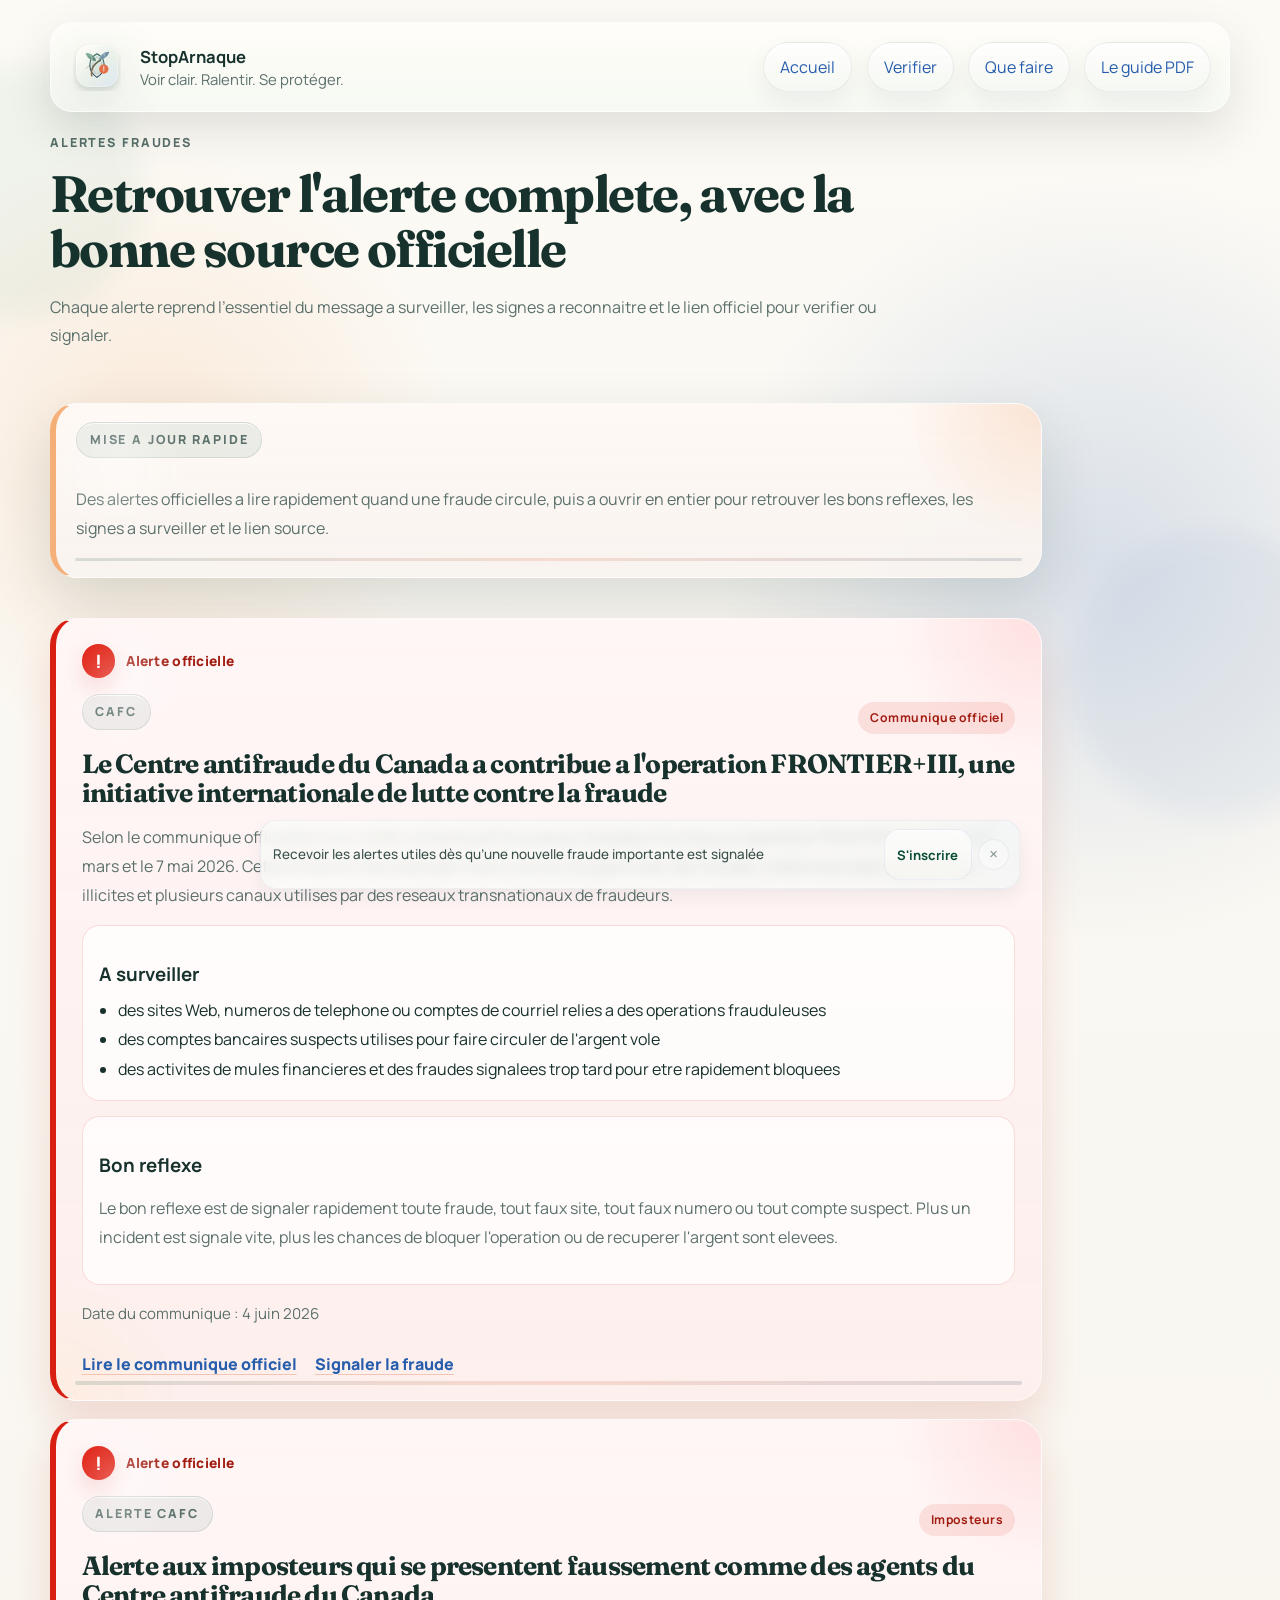
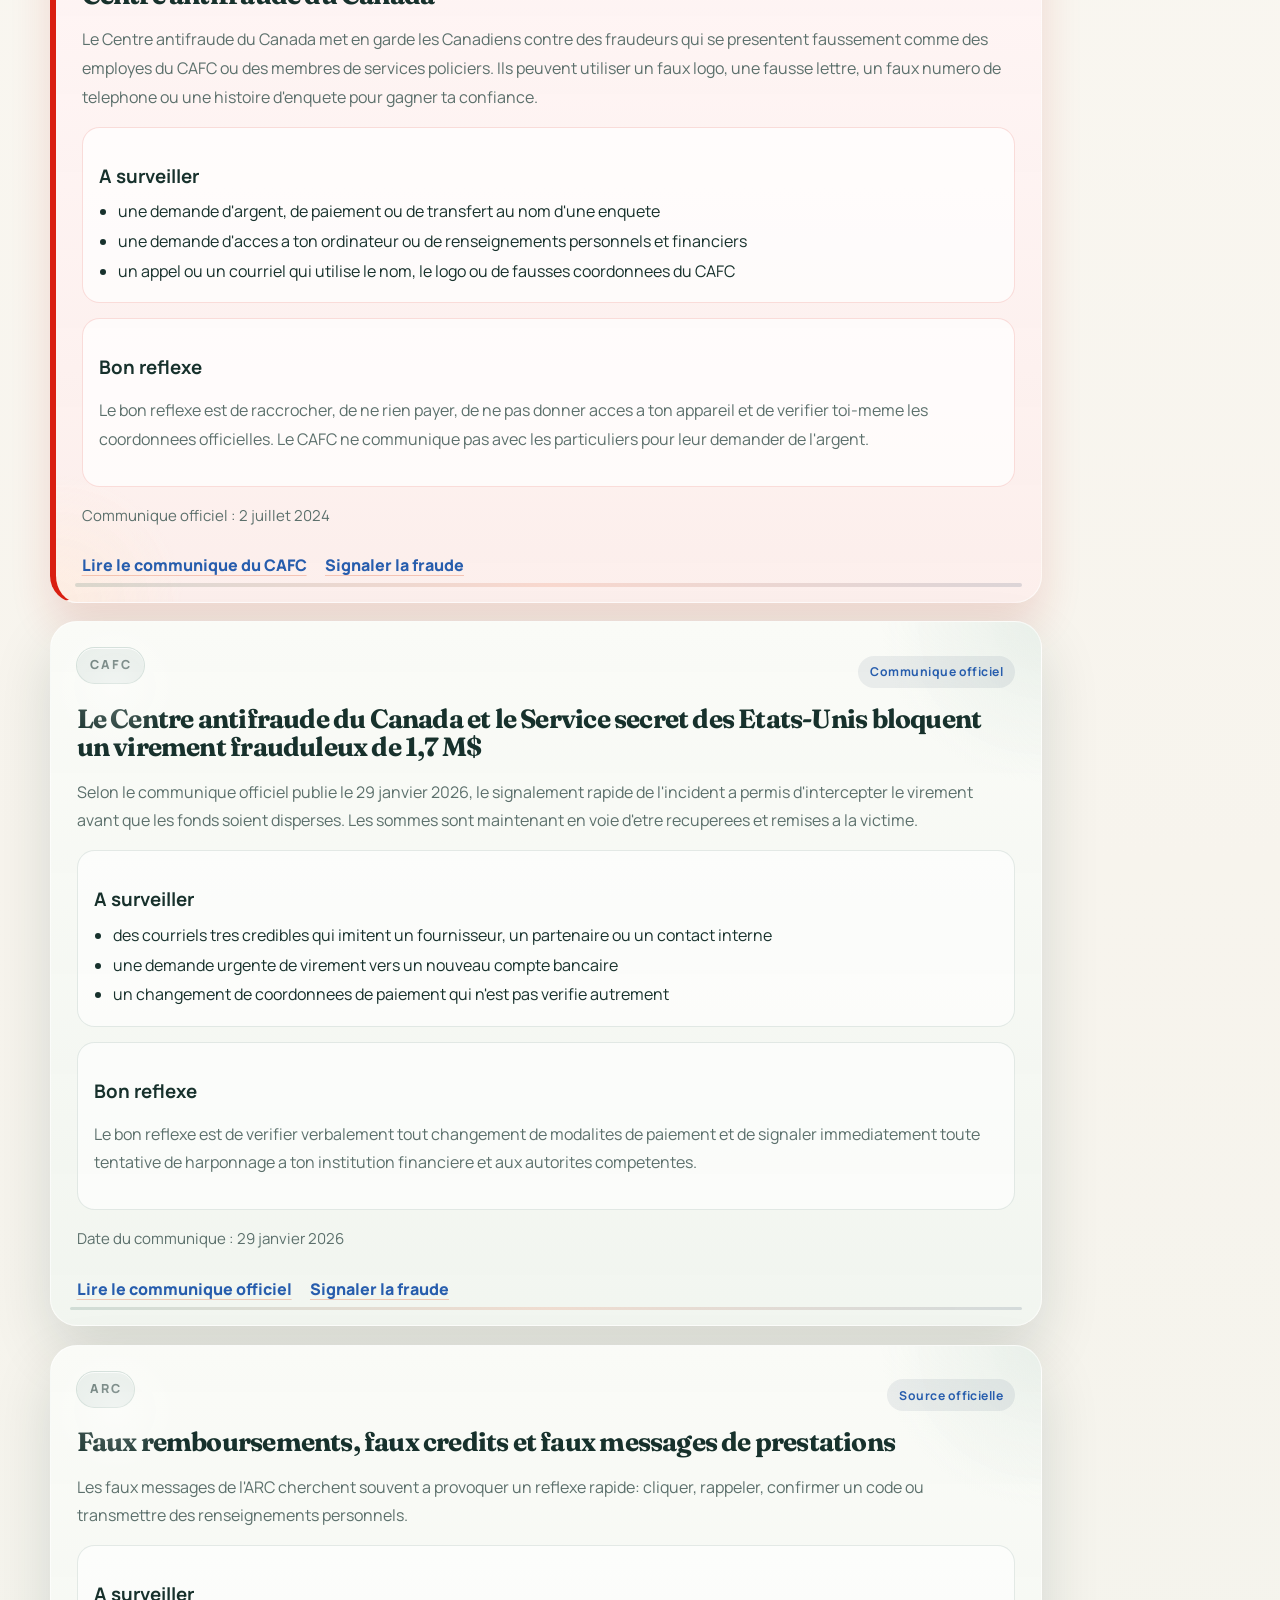
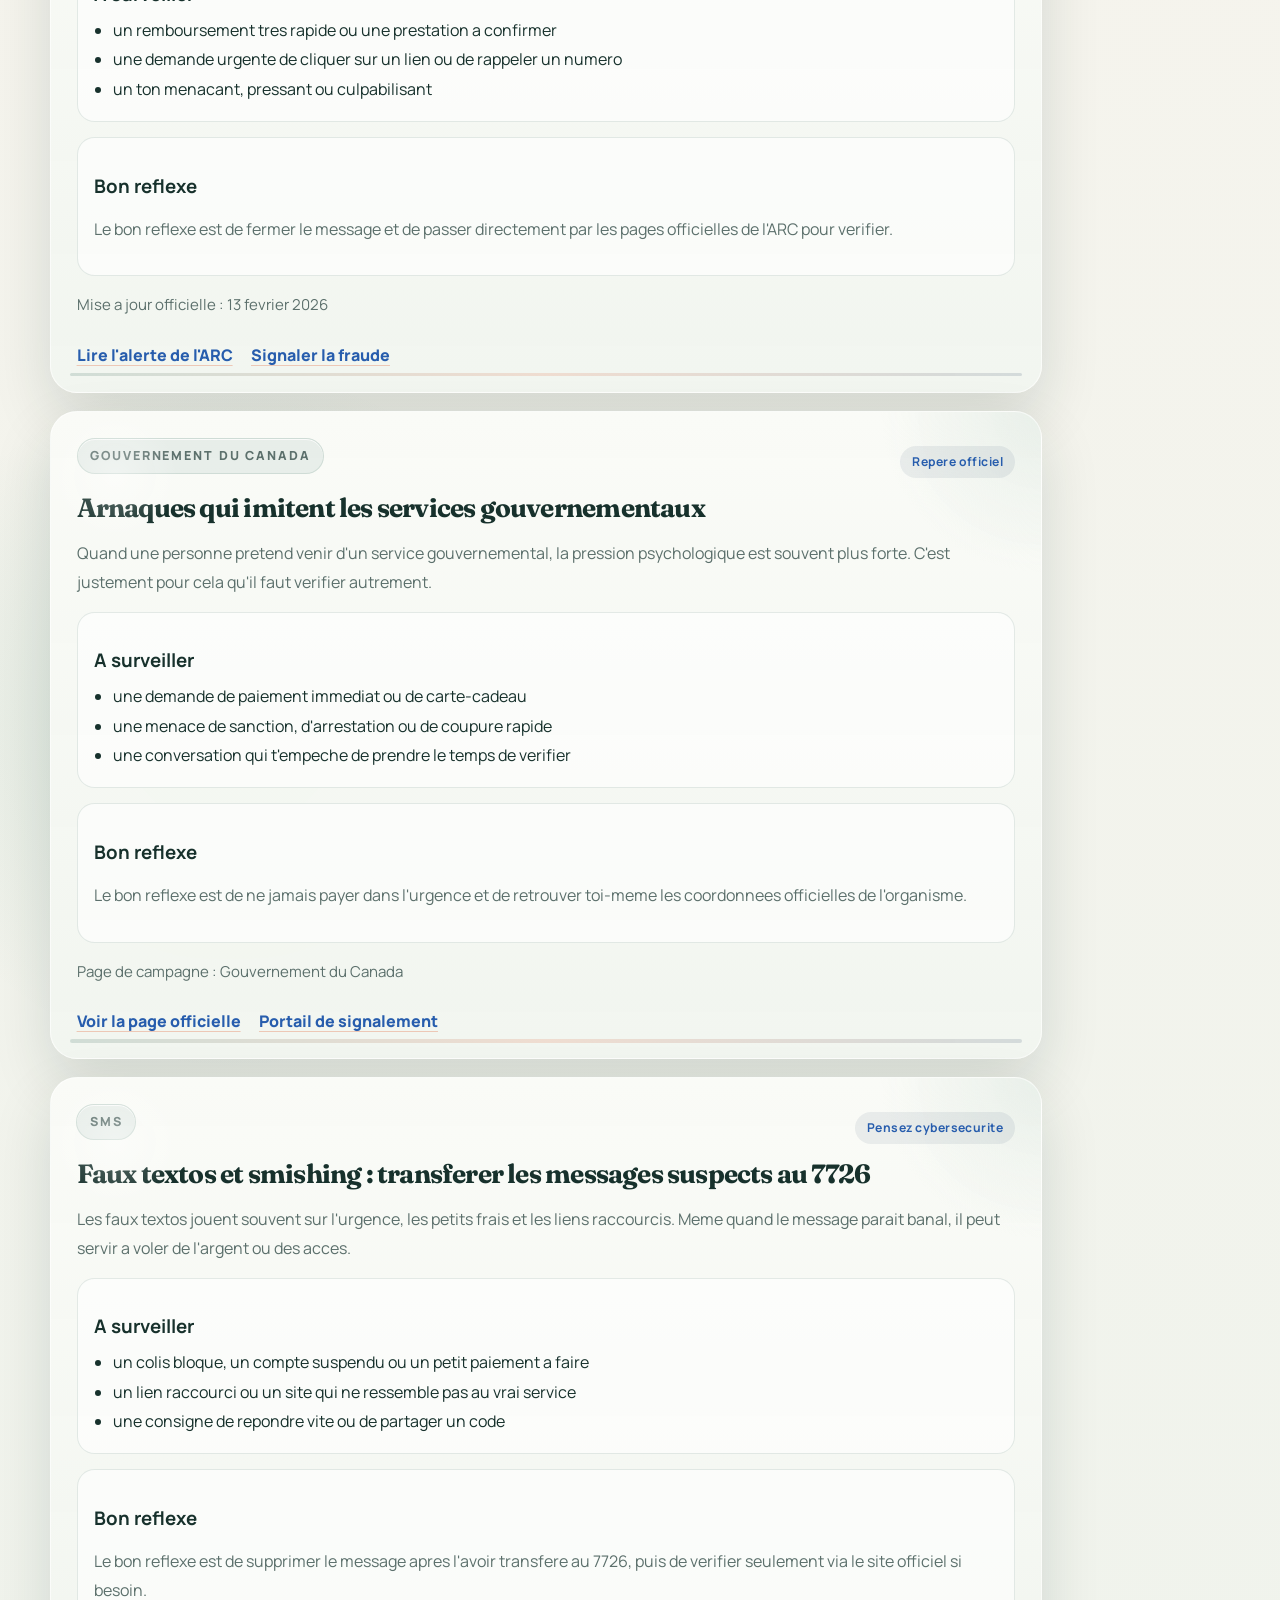
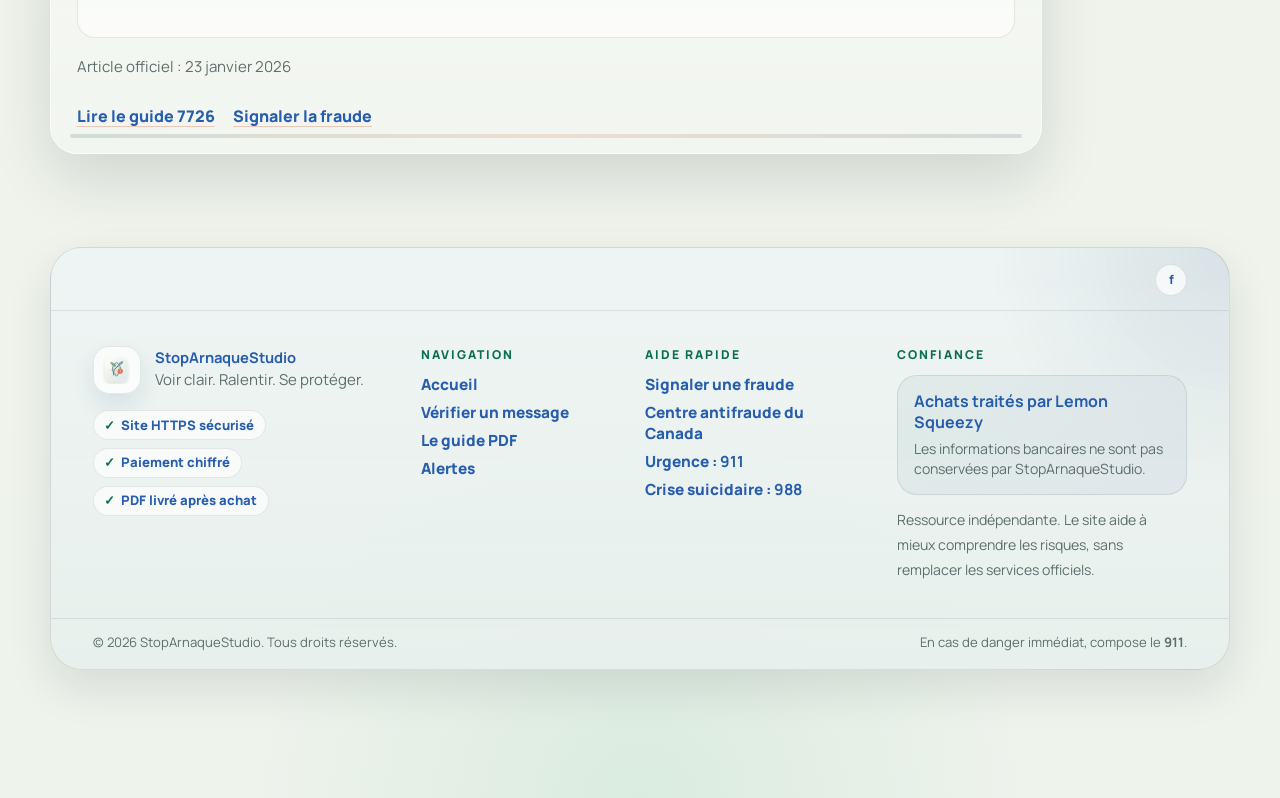
<file: alertes.html>
﻿<!DOCTYPE html>
<html lang="fr">
<head>
  <script async src="https://www.googletagmanager.com/gtag/js?id=G-NVW3DK84MT"></script>
  <script>
    window.dataLayer = window.dataLayer || [];
    function gtag(){dataLayer.push(arguments);}
    gtag('js', new Date());
    gtag('config', 'G-NVW3DK84MT');
  </script>
  <script type="text/javascript" src="//script.crazyegg.com/pages/scripts/0132/6571.js" async="async"></script>
  <meta charset="UTF-8">
  <meta name="viewport" content="width=device-width, initial-scale=1.0">
  <title>Alertes fraudes | StopArnaque</title>
  <meta name="description" content="Retrouver les alertes fraudes StopArnaque avec les points a surveiller, les gestes utiles et les sources officielles.">
  <meta name="theme-color" content="#2d5a4b">
  <link rel="canonical" href="https://stoparnaquestudio.ca/alertes.html">
  <link rel="icon" type="image/svg+xml" href="assets/favicon.svg?v=20260411b">
  <link rel="shortcut icon" href="assets/favicon.svg?v=20260411b">
  <link rel="preconnect" href="https://fonts.googleapis.com">
  <link rel="preconnect" href="https://fonts.gstatic.com" crossorigin>
  <link href="https://fonts.googleapis.com/css2?family=Manrope:wght@400;500;700;800&family=Fraunces:opsz,wght@9..144,600;9..144,700&display=swap" rel="stylesheet">
  <link rel="stylesheet" href="styles.css?v=hero-fix-20260425a">
</head>
<body>
  <div class="site-shell">
    <header class="topbar">
      <a class="brand" href="index.html" aria-label="Accueil StopArnaque">
        <span class="brand-mark">
          <img class="brand-logo" src="assets/stoparnaque-mark.svg?v=20260411b" alt="Logo StopArnaque">
        </span>
        <span class="brand-copy">
          <strong>StopArnaque</strong>
          <span>Voir clair. Ralentir. Se protéger.</span>
        </span>
      </a>
      <nav class="nav">
        <a href="index.html">Accueil</a>
        <a href="verifier.html">Verifier</a>
        <a href="agir.html">Que faire</a>
        <a href="premium.html">Le guide PDF</a>
      </nav>
    </header>

    <main class="page-main">
      <section class="page-hero premium-hero">
        <p class="eyebrow">Alertes fraudes</p>
        <h1>Retrouver l'alerte complete, avec la bonne source officielle</h1>
        <p>Chaque alerte reprend l'essentiel du message a surveiller, les signes a reconnaitre et le lien officiel pour verifier ou signaler.</p>
      </section>

      <section class="section alert-feed alert-feed-full">
        <div id="alertsSummaryPage" class="panel alerts-summary" hidden></div>
        <div id="alertsList" class="alerts-list" aria-live="polite"></div>
      </section>
    </main>

    <footer class="footer trust-footer footer-compact">
      <div class="footer-socials" aria-label="Liens sociaux">
        <a href="https://www.facebook.com/StopArnaqueStudio" target="_blank" rel="noopener noreferrer" aria-label="Facebook StopArnaqueStudio">f</a>
      </div>
      <div class="footer-main">
        <section class="footer-brand">
          <div class="footer-brand-lockup">
            <img src="assets/stoparnaque-mark.svg" alt="" aria-hidden="true">
            <div>
              <strong>StopArnaqueStudio</strong>
              <p>Voir clair. Ralentir. Se protéger.</p>
            </div>
          </div>
          <div class="footer-trust-pills" aria-label="Repères de confiance">
            <span><b>✓</b> Site HTTPS sécurisé</span>
            <span><b>✓</b> Paiement chiffré</span>
            <span><b>✓</b> PDF livré après achat</span>
          </div>
        </section>

        <nav class="footer-col" aria-label="Navigation principale">
          <h2>Navigation</h2>
          <a href="index.html">Accueil</a>
          <a href="verifier.html">Vérifier un message</a>
          <a href="premium.html">Le guide PDF</a>
          <a href="alertes.html">Alertes</a>
        </nav>

        <nav class="footer-col" aria-label="Aide rapide">
          <h2>Aide rapide</h2>
          <a href="https://signalercyberetfraude.canada.ca/" target="_blank" rel="noopener noreferrer">Signaler une fraude</a>
          <a href="https://antifraudcentre-centreantifraude.ca/" target="_blank" rel="noopener noreferrer">Centre antifraude du Canada</a>
          <span>Urgence : <strong>911</strong></span>
          <span>Crise suicidaire : <strong>988</strong></span>
        </nav>

        <section class="footer-col footer-payment">
          <h2>Confiance</h2>
          <div class="footer-payment-card">
            <strong>Achats traités par Lemon Squeezy</strong>
            <p>Les informations bancaires ne sont pas conservées par StopArnaqueStudio.</p>
          </div>
          <p class="footer-note">Ressource indépendante. Le site aide à mieux comprendre les risques, sans remplacer les services officiels.</p>
        </section>
      </div>
      <div class="footer-bottom">
        <p>© 2026 StopArnaqueStudio. Tous droits réservés.</p>
        <p>En cas de danger immédiat, compose le <strong>911</strong>.</p>
      </div>
    </footer>
  </div>
  <script src="alerts-data.js"></script>
  <script src="script.js?v=20260423d"></script>
</body>
</html>
</file>
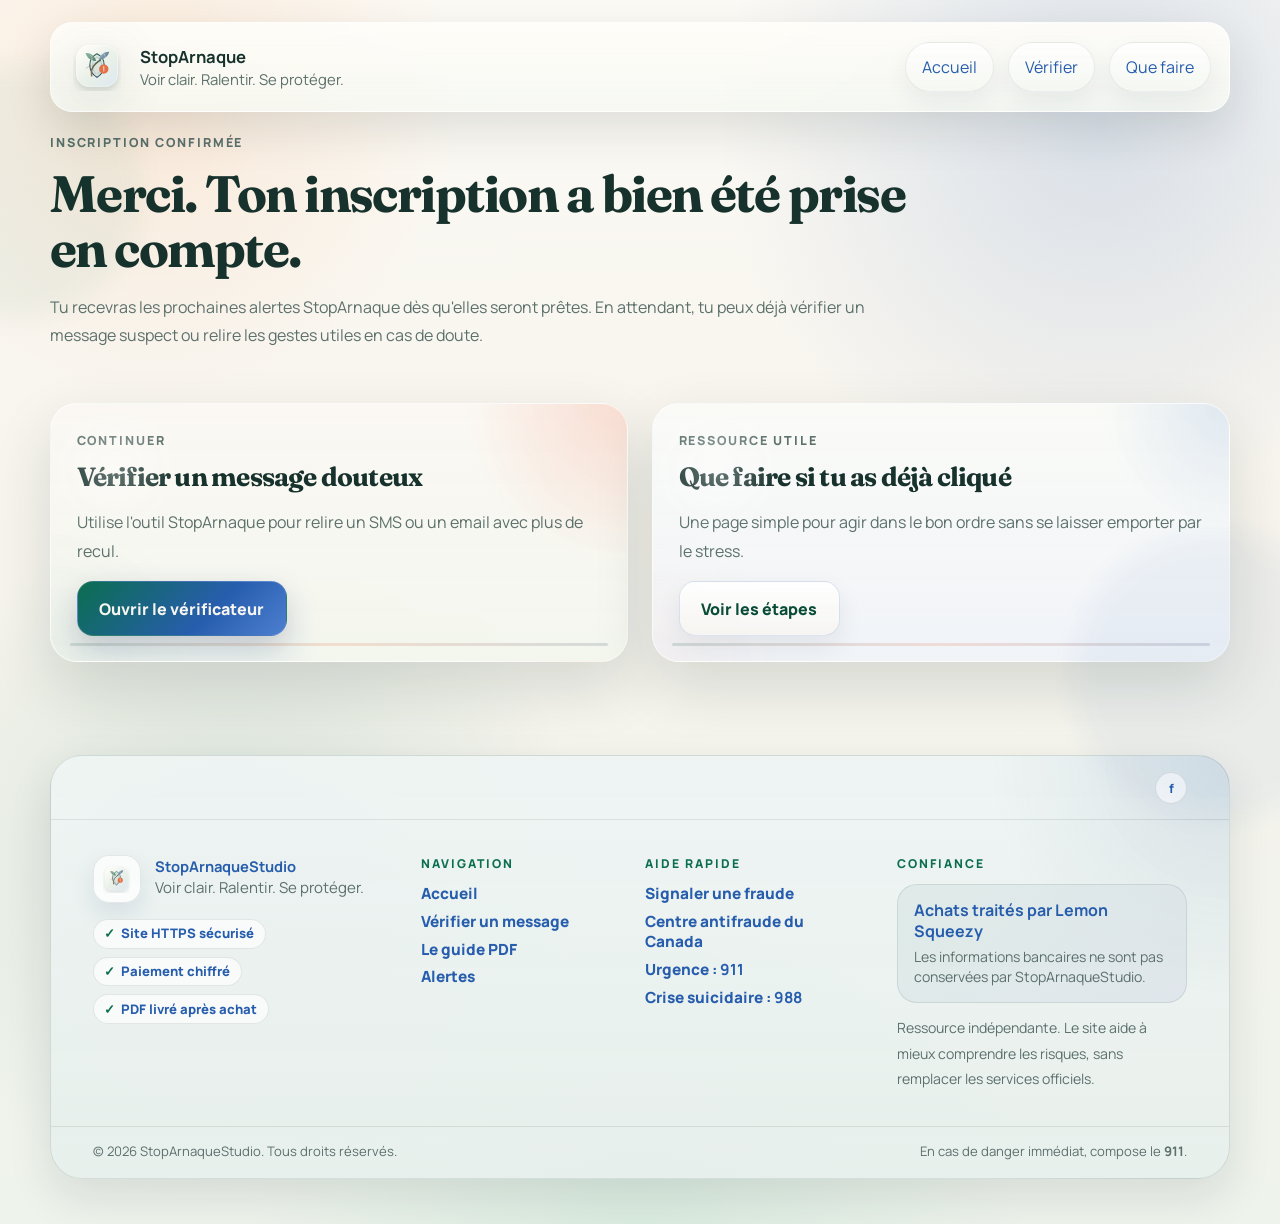
<file: newsletter-confirmation.html>
﻿<!DOCTYPE html>
<html lang="fr">
<head>
  <script async src="https://www.googletagmanager.com/gtag/js?id=G-NVW3DK84MT"></script>
  <script>
    window.dataLayer = window.dataLayer || [];
    function gtag(){dataLayer.push(arguments);}
    gtag('js', new Date());
    gtag('config', 'G-NVW3DK84MT');
  </script>
  <script type="text/javascript" src="//script.crazyegg.com/pages/scripts/0132/6571.js" async="async"></script>
  <meta charset="UTF-8">
  <meta name="viewport" content="width=device-width, initial-scale=1.0">
  <title>Confirmation d'inscription | StopArnaque</title>
  <meta name="description" content="Merci pour votre inscription à la newsletter StopArnaque.">
  <meta name="theme-color" content="#2d5a4b">
  <link rel="icon" type="image/svg+xml" href="assets/favicon.svg?v=20260411b">
  <link rel="shortcut icon" href="assets/favicon.svg?v=20260411b">
  <link rel="preconnect" href="https://fonts.googleapis.com">
  <link rel="preconnect" href="https://fonts.gstatic.com" crossorigin>
  <link href="https://fonts.googleapis.com/css2?family=Manrope:wght@400;500;700;800&family=Fraunces:opsz,wght@9..144,600;9..144,700&display=swap" rel="stylesheet">
  <link rel="stylesheet" href="styles.css?v=hero-fix-20260425a">
</head>
<body>
  <div class="site-shell">
    <header class="topbar">
      <a class="brand" href="index.html" aria-label="Accueil StopArnaque">
        <span class="brand-mark">
          <img class="brand-logo" src="assets/stoparnaque-mark.svg?v=20260411b" alt="Logo StopArnaque">
        </span>
        <span class="brand-copy">
          <strong>StopArnaque</strong>
          <span>Voir clair. Ralentir. Se protéger.</span>
        </span>
      </a>
      <nav class="nav">
        <a href="index.html">Accueil</a>
        <a href="verifier.html">Vérifier</a>
        <a href="agir.html">Que faire</a>
      </nav>
    </header>

    <main class="page-main">
      <section class="page-hero">
        <p class="eyebrow">Inscription confirmée</p>
        <h1>Merci. Ton inscription a bien été prise en compte.</h1>
        <p>Tu recevras les prochaines alertes StopArnaque dès qu'elles seront prêtes. En attendant, tu peux déjà vérifier un message suspect ou relire les gestes utiles en cas de doute.</p>
      </section>

      <section class="section split-section">
        <div class="panel warm-panel">
          <p class="eyebrow">Continuer</p>
          <h2>Vérifier un message douteux</h2>
          <p>Utilise l'outil StopArnaque pour relire un SMS ou un email avec plus de recul.</p>
          <a class="button button-primary" href="verifier.html">Ouvrir le vérificateur</a>
        </div>
        <div class="panel soft-panel">
          <p class="eyebrow">Ressource utile</p>
          <h2>Que faire si tu as déjà cliqué</h2>
          <p>Une page simple pour agir dans le bon ordre sans se laisser emporter par le stress.</p>
          <a class="button button-secondary" href="agir.html">Voir les étapes</a>
        </div>
      </section>
    </main>

    <footer class="footer trust-footer footer-compact">
      <div class="footer-socials" aria-label="Liens sociaux">
        <a href="https://www.facebook.com/StopArnaqueStudio" target="_blank" rel="noopener noreferrer" aria-label="Facebook StopArnaqueStudio">f</a>
      </div>
      <div class="footer-main">
        <section class="footer-brand">
          <div class="footer-brand-lockup">
            <img src="assets/stoparnaque-mark.svg" alt="" aria-hidden="true">
            <div>
              <strong>StopArnaqueStudio</strong>
              <p>Voir clair. Ralentir. Se protéger.</p>
            </div>
          </div>
          <div class="footer-trust-pills" aria-label="Repères de confiance">
            <span><b>✓</b> Site HTTPS sécurisé</span>
            <span><b>✓</b> Paiement chiffré</span>
            <span><b>✓</b> PDF livré après achat</span>
          </div>
        </section>

        <nav class="footer-col" aria-label="Navigation principale">
          <h2>Navigation</h2>
          <a href="index.html">Accueil</a>
          <a href="verifier.html">Vérifier un message</a>
          <a href="premium.html">Le guide PDF</a>
          <a href="alertes.html">Alertes</a>
        </nav>

        <nav class="footer-col" aria-label="Aide rapide">
          <h2>Aide rapide</h2>
          <a href="https://signalercyberetfraude.canada.ca/" target="_blank" rel="noopener noreferrer">Signaler une fraude</a>
          <a href="https://antifraudcentre-centreantifraude.ca/" target="_blank" rel="noopener noreferrer">Centre antifraude du Canada</a>
          <span>Urgence : <strong>911</strong></span>
          <span>Crise suicidaire : <strong>988</strong></span>
        </nav>

        <section class="footer-col footer-payment">
          <h2>Confiance</h2>
          <div class="footer-payment-card">
            <strong>Achats traités par Lemon Squeezy</strong>
            <p>Les informations bancaires ne sont pas conservées par StopArnaqueStudio.</p>
          </div>
          <p class="footer-note">Ressource indépendante. Le site aide à mieux comprendre les risques, sans remplacer les services officiels.</p>
        </section>
      </div>
      <div class="footer-bottom">
        <p>© 2026 StopArnaqueStudio. Tous droits réservés.</p>
        <p>En cas de danger immédiat, compose le <strong>911</strong>.</p>
      </div>
    </footer>
  </div>
</body>
</html>
</file>
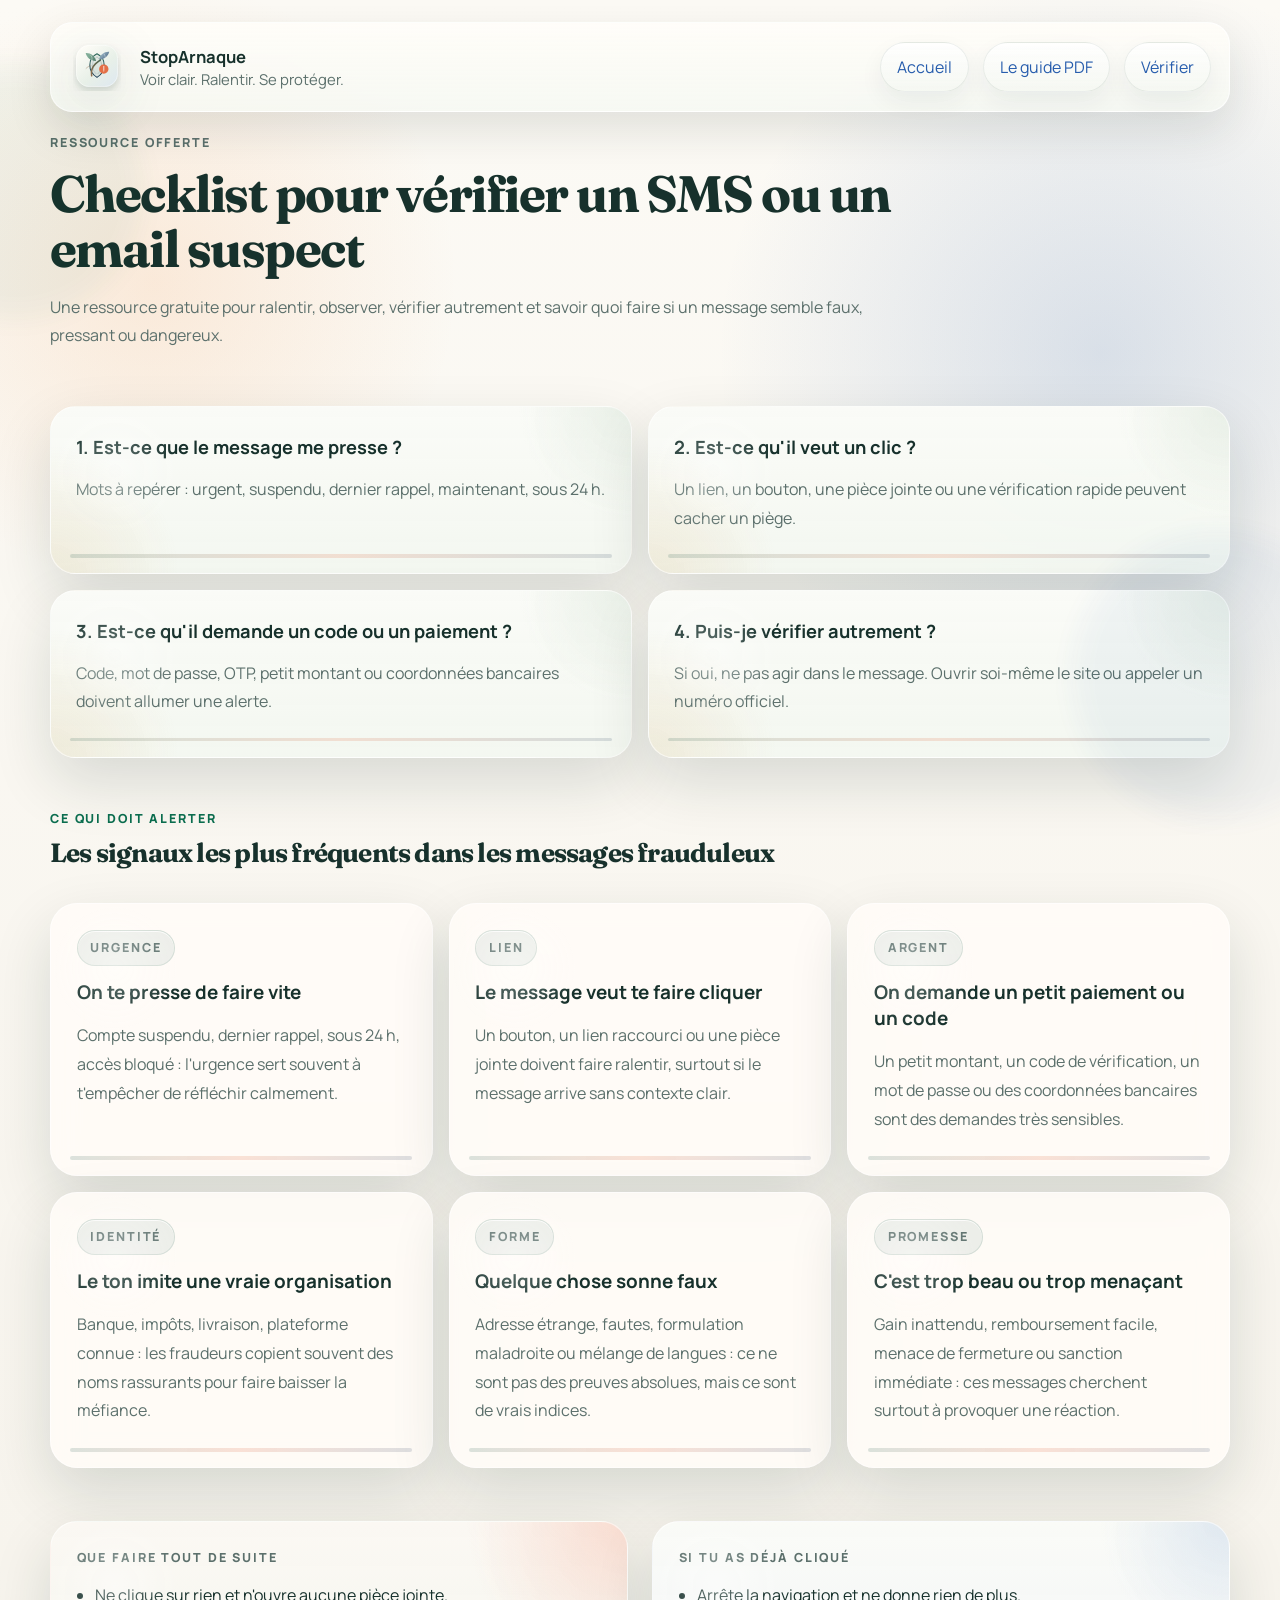
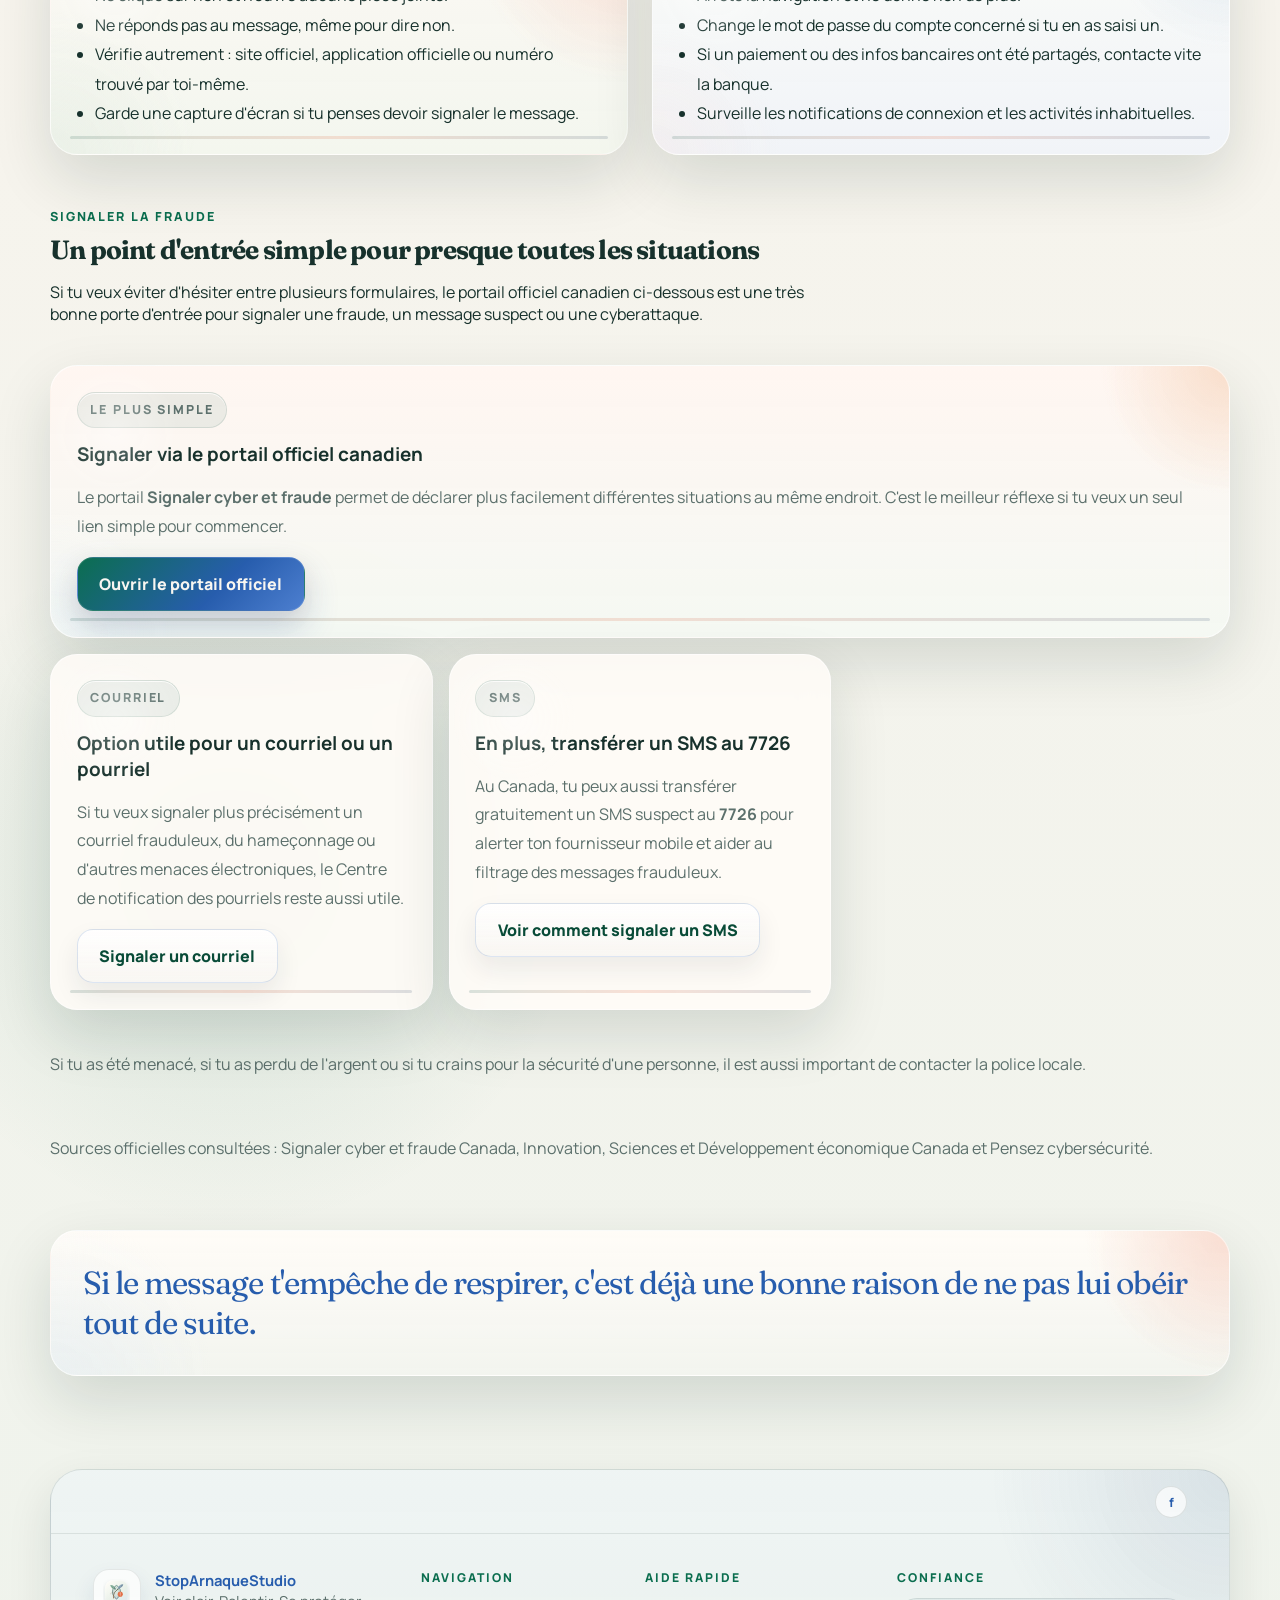
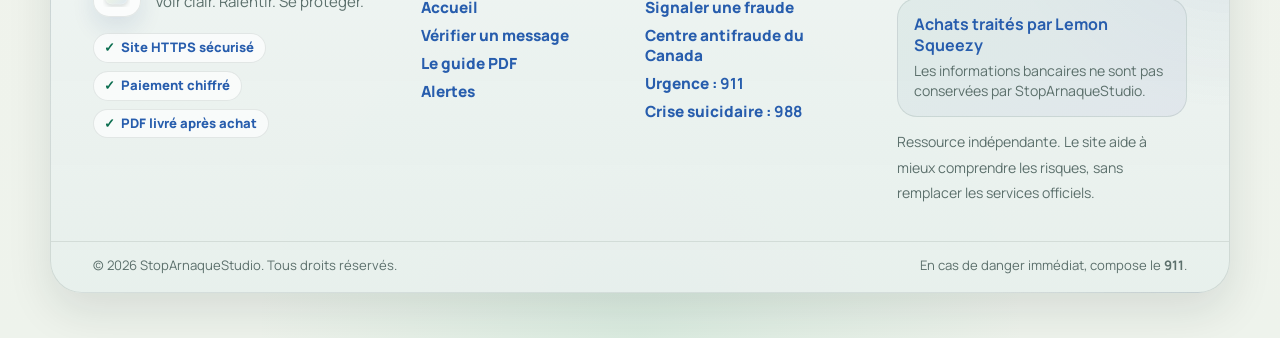
<file: pack-checklist-messages.html>
﻿<!DOCTYPE html>
<html lang="fr">
<head>
  <script async src="https://www.googletagmanager.com/gtag/js?id=G-NVW3DK84MT"></script>
  <script>
    window.dataLayer = window.dataLayer || [];
    function gtag(){dataLayer.push(arguments);}
    gtag('js', new Date());
    gtag('config', 'G-NVW3DK84MT');
  </script>
  <script type="text/javascript" src="//script.crazyegg.com/pages/scripts/0132/6571.js" async="async"></script>
  <meta charset="UTF-8">
  <meta name="viewport" content="width=device-width, initial-scale=1.0">
  <title>Checklist des messages suspects | StopArnaque</title>
  <meta name="description" content="Ressource offerte StopArnaque pour reconnaître un SMS ou un courriel suspect, agir calmement et signaler une fraude.">
  <meta name="theme-color" content="#2d5a4b">
  <link rel="icon" type="image/svg+xml" href="assets/favicon.svg?v=20260411b">
  <link rel="shortcut icon" href="assets/favicon.svg?v=20260411b">
  <link rel="preconnect" href="https://fonts.googleapis.com">
  <link rel="preconnect" href="https://fonts.gstatic.com" crossorigin>
  <link href="https://fonts.googleapis.com/css2?family=Manrope:wght@400;500;700;800&family=Fraunces:opsz,wght@9..144,600;9..144,700&display=swap" rel="stylesheet">
  <link rel="stylesheet" href="styles.css?v=hero-fix-20260425a">
</head>
<body>
  <div class="site-shell">
    <header class="topbar">
      <a class="brand" href="index.html" aria-label="Accueil StopArnaque">
        <span class="brand-mark">
          <img class="brand-logo" src="assets/stoparnaque-mark.svg?v=20260411b" alt="Logo StopArnaque">
        </span>
        <span class="brand-copy">
          <strong>StopArnaque</strong>
          <span>Voir clair. Ralentir. Se protéger.</span>
        </span>
      </a>
      <nav class="nav">
        <a href="index.html">Accueil</a>
        <a href="premium.html">Le guide PDF</a>
        <a href="verifier.html">Vérifier</a>
      </nav>
    </header>

    <main class="page-main premium-main">
      <section class="page-hero premium-hero">
        <p class="eyebrow">Ressource offerte</p>
        <h1>Checklist pour vérifier un SMS ou un email suspect</h1>
        <p>Une ressource gratuite pour ralentir, observer, vérifier autrement et savoir quoi faire si un message semble faux, pressant ou dangereux.</p>
      </section>

      <section class="section">
        <div class="habit-grid">
          <article class="habit-card">
            <h3>1. Est-ce que le message me presse ?</h3>
            <p>Mots à repérer : urgent, suspendu, dernier rappel, maintenant, sous 24 h.</p>
          </article>
          <article class="habit-card">
            <h3>2. Est-ce qu'il veut un clic ?</h3>
            <p>Un lien, un bouton, une pièce jointe ou une vérification rapide peuvent cacher un piège.</p>
          </article>
          <article class="habit-card">
            <h3>3. Est-ce qu'il demande un code ou un paiement ?</h3>
            <p>Code, mot de passe, OTP, petit montant ou coordonnées bancaires doivent allumer une alerte.</p>
          </article>
          <article class="habit-card">
            <h3>4. Puis-je vérifier autrement ?</h3>
            <p>Si oui, ne pas agir dans le message. Ouvrir soi-même le site ou appeler un numéro officiel.</p>
          </article>
        </div>
      </section>

      <section class="section">
        <div class="section-heading">
          <p class="eyebrow">Ce qui doit alerter</p>
          <h2>Les signaux les plus fréquents dans les messages frauduleux</h2>
        </div>
        <div class="card-grid">
          <article class="info-card">
            <p class="card-tag">Urgence</p>
            <h3>On te presse de faire vite</h3>
            <p>Compte suspendu, dernier rappel, sous 24 h, accès bloqué : l'urgence sert souvent à t'empêcher de réfléchir calmement.</p>
          </article>
          <article class="info-card">
            <p class="card-tag">Lien</p>
            <h3>Le message veut te faire cliquer</h3>
            <p>Un bouton, un lien raccourci ou une pièce jointe doivent faire ralentir, surtout si le message arrive sans contexte clair.</p>
          </article>
          <article class="info-card">
            <p class="card-tag">Argent</p>
            <h3>On demande un petit paiement ou un code</h3>
            <p>Un petit montant, un code de vérification, un mot de passe ou des coordonnées bancaires sont des demandes très sensibles.</p>
          </article>
          <article class="info-card">
            <p class="card-tag">Identité</p>
            <h3>Le ton imite une vraie organisation</h3>
            <p>Banque, impôts, livraison, plateforme connue : les fraudeurs copient souvent des noms rassurants pour faire baisser la méfiance.</p>
          </article>
          <article class="info-card">
            <p class="card-tag">Forme</p>
            <h3>Quelque chose sonne faux</h3>
            <p>Adresse étrange, fautes, formulation maladroite ou mélange de langues : ce ne sont pas des preuves absolues, mais ce sont de vrais indices.</p>
          </article>
          <article class="info-card">
            <p class="card-tag">Promesse</p>
            <h3>C'est trop beau ou trop menaçant</h3>
            <p>Gain inattendu, remboursement facile, menace de fermeture ou sanction immédiate : ces messages cherchent surtout à provoquer une réaction.</p>
          </article>
        </div>
      </section>

      <section class="section split-section">
        <div class="panel warm-panel">
          <p class="eyebrow">Que faire tout de suite</p>
          <ul class="simple-list">
            <li>Ne clique sur rien et n'ouvre aucune pièce jointe.</li>
            <li>Ne réponds pas au message, même pour dire non.</li>
            <li>Vérifie autrement : site officiel, application officielle ou numéro trouvé par toi-même.</li>
            <li>Garde une capture d'écran si tu penses devoir signaler le message.</li>
          </ul>
        </div>
        <div class="panel soft-panel">
          <p class="eyebrow">Si tu as déjà cliqué</p>
          <ul class="simple-list">
            <li>Arrête la navigation et ne donne rien de plus.</li>
            <li>Change le mot de passe du compte concerné si tu en as saisi un.</li>
            <li>Si un paiement ou des infos bancaires ont été partagés, contacte vite la banque.</li>
            <li>Surveille les notifications de connexion et les activités inhabituelles.</li>
          </ul>
        </div>
      </section>

      <section class="section">
        <div class="section-heading">
          <p class="eyebrow">Signaler la fraude</p>
          <h2>Un point d'entrée simple pour presque toutes les situations</h2>
          <p>Si tu veux éviter d'hésiter entre plusieurs formulaires, le portail officiel canadien ci-dessous est une très bonne porte d'entrée pour signaler une fraude, un message suspect ou une cyberattaque.</p>
        </div>
        <div class="card-grid">
          <article class="info-card info-card-wide accent-card">
            <p class="card-tag">Le plus simple</p>
            <h3>Signaler via le portail officiel canadien</h3>
            <p>Le portail <strong>Signaler cyber et fraude</strong> permet de déclarer plus facilement différentes situations au même endroit. C'est le meilleur réflexe si tu veux un seul lien simple pour commencer.</p>
            <div class="resource-actions">
              <a class="button button-primary" href="https://signalercyberetfraude.canada.ca/" target="_blank" rel="noopener noreferrer">Ouvrir le portail officiel</a>
            </div>
          </article>
          <article class="info-card">
            <p class="card-tag">Courriel</p>
            <h3>Option utile pour un courriel ou un pourriel</h3>
            <p>Si tu veux signaler plus précisément un courriel frauduleux, du hameçonnage ou d'autres menaces électroniques, le Centre de notification des pourriels reste aussi utile.</p>
            <div class="resource-actions">
              <a class="button button-secondary" href="https://ised-isde.canada.ca/site/loi-canadienne-anti-pourriel/fr/formulaire/signaler-un-pourriel-formulaire" target="_blank" rel="noopener noreferrer">Signaler un courriel</a>
            </div>
          </article>
          <article class="info-card">
            <p class="card-tag">SMS</p>
            <h3>En plus, transférer un SMS au 7726</h3>
            <p>Au Canada, tu peux aussi transférer gratuitement un SMS suspect au <strong>7726</strong> pour alerter ton fournisseur mobile et aider au filtrage des messages frauduleux.</p>
            <div class="resource-actions">
              <a class="button button-secondary" href="https://www.pensezcybersecurite.gc.ca/fr/blogues/signaler-messages-textes-indesirables-numero-7726" target="_blank" rel="noopener noreferrer">Voir comment signaler un SMS</a>
            </div>
          </article>
        </div>
        <p class="source-note">Si tu as été menacé, si tu as perdu de l'argent ou si tu crains pour la sécurité d'une personne, il est aussi important de contacter la police locale.</p>
        <p class="source-note">Sources officielles consultées : Signaler cyber et fraude Canada, Innovation, Sciences et Développement économique Canada et Pensez cybersécurité.</p>
      </section>

      <section class="section">
        <div class="quote-card">
          <p>Si le message t'empêche de respirer, c'est déjà une bonne raison de ne pas lui obéir tout de suite.</p>
        </div>
      </section>
    </main>

    <footer class="footer trust-footer footer-compact">
      <div class="footer-socials" aria-label="Liens sociaux">
        <a href="https://www.facebook.com/StopArnaqueStudio" target="_blank" rel="noopener noreferrer" aria-label="Facebook StopArnaqueStudio">f</a>
      </div>
      <div class="footer-main">
        <section class="footer-brand">
          <div class="footer-brand-lockup">
            <img src="assets/stoparnaque-mark.svg" alt="" aria-hidden="true">
            <div>
              <strong>StopArnaqueStudio</strong>
              <p>Voir clair. Ralentir. Se protéger.</p>
            </div>
          </div>
          <div class="footer-trust-pills" aria-label="Repères de confiance">
            <span><b>✓</b> Site HTTPS sécurisé</span>
            <span><b>✓</b> Paiement chiffré</span>
            <span><b>✓</b> PDF livré après achat</span>
          </div>
        </section>

        <nav class="footer-col" aria-label="Navigation principale">
          <h2>Navigation</h2>
          <a href="index.html">Accueil</a>
          <a href="verifier.html">Vérifier un message</a>
          <a href="premium.html">Le guide PDF</a>
          <a href="alertes.html">Alertes</a>
        </nav>

        <nav class="footer-col" aria-label="Aide rapide">
          <h2>Aide rapide</h2>
          <a href="https://signalercyberetfraude.canada.ca/" target="_blank" rel="noopener noreferrer">Signaler une fraude</a>
          <a href="https://antifraudcentre-centreantifraude.ca/" target="_blank" rel="noopener noreferrer">Centre antifraude du Canada</a>
          <span>Urgence : <strong>911</strong></span>
          <span>Crise suicidaire : <strong>988</strong></span>
        </nav>

        <section class="footer-col footer-payment">
          <h2>Confiance</h2>
          <div class="footer-payment-card">
            <strong>Achats traités par Lemon Squeezy</strong>
            <p>Les informations bancaires ne sont pas conservées par StopArnaqueStudio.</p>
          </div>
          <p class="footer-note">Ressource indépendante. Le site aide à mieux comprendre les risques, sans remplacer les services officiels.</p>
        </section>
      </div>
      <div class="footer-bottom">
        <p>© 2026 StopArnaqueStudio. Tous droits réservés.</p>
        <p>En cas de danger immédiat, compose le <strong>911</strong>.</p>
      </div>
    </footer>
  </div>
</body>
</html>
</file>
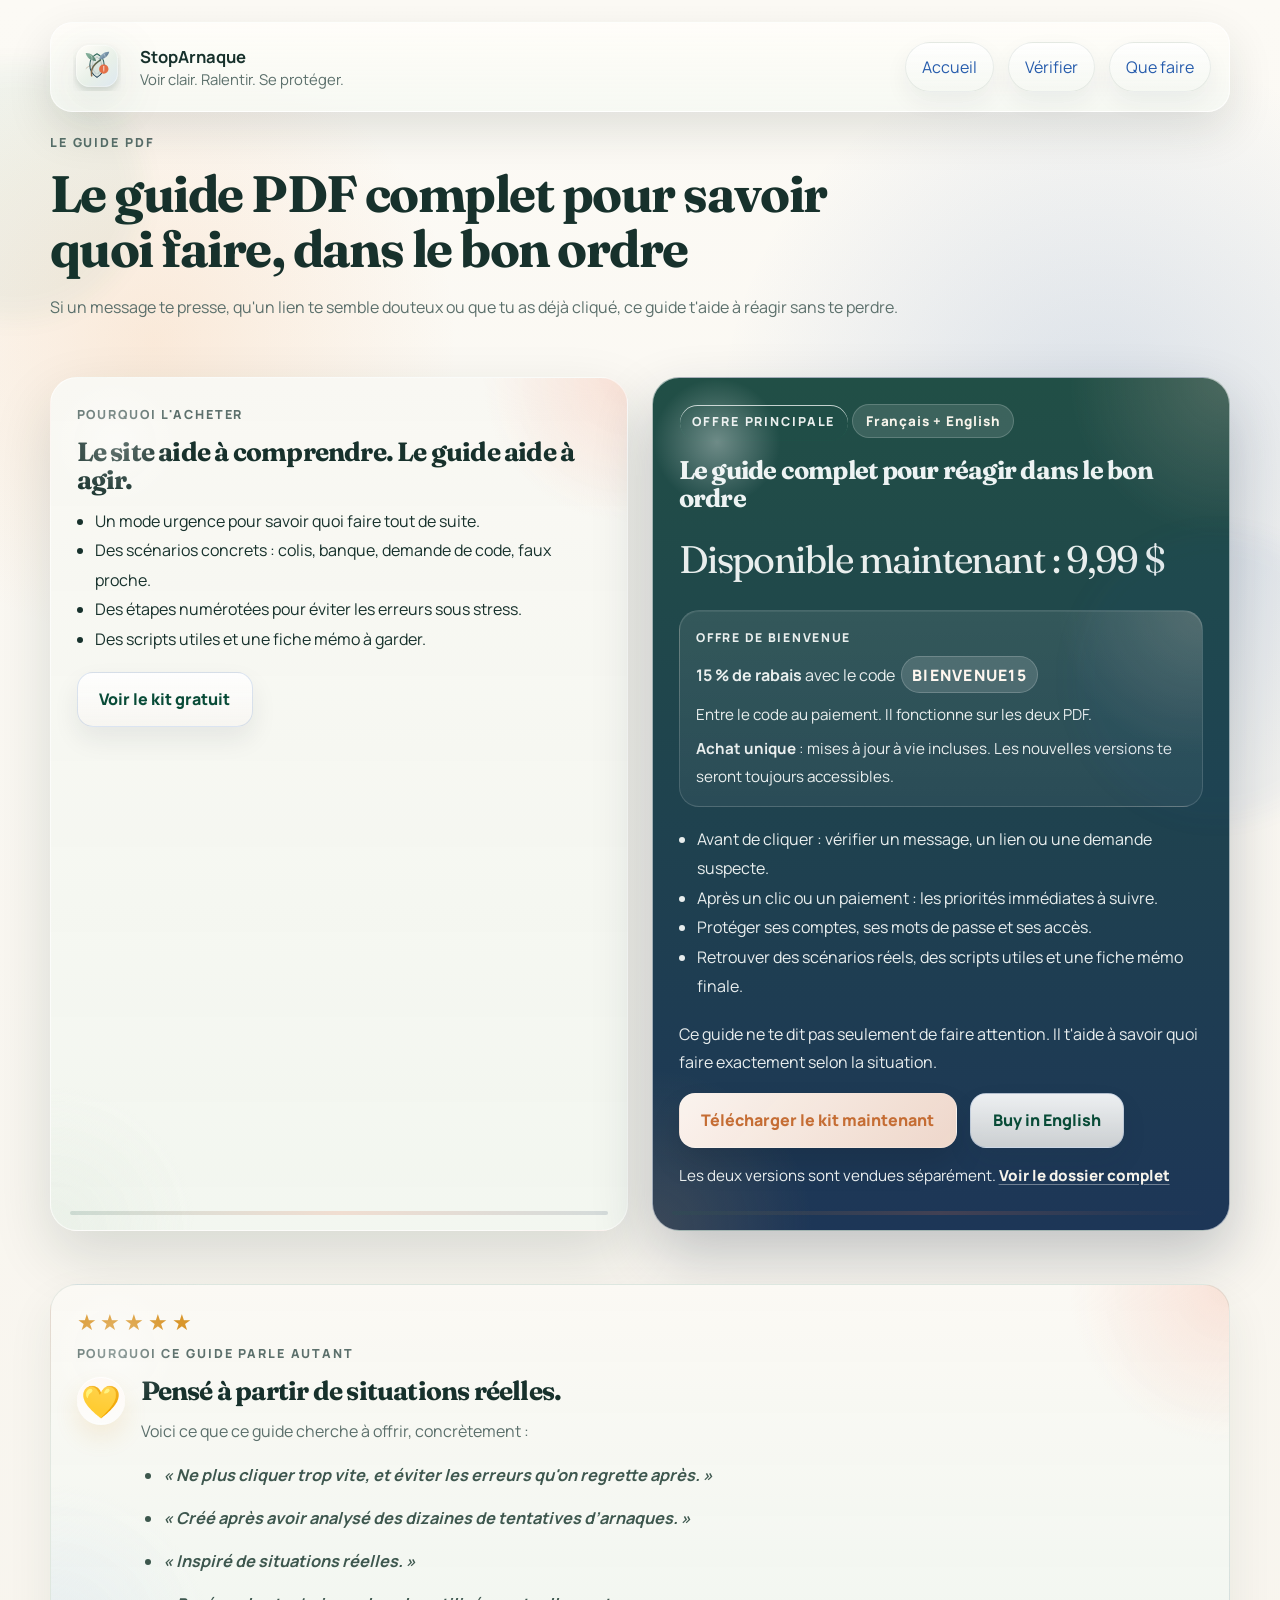
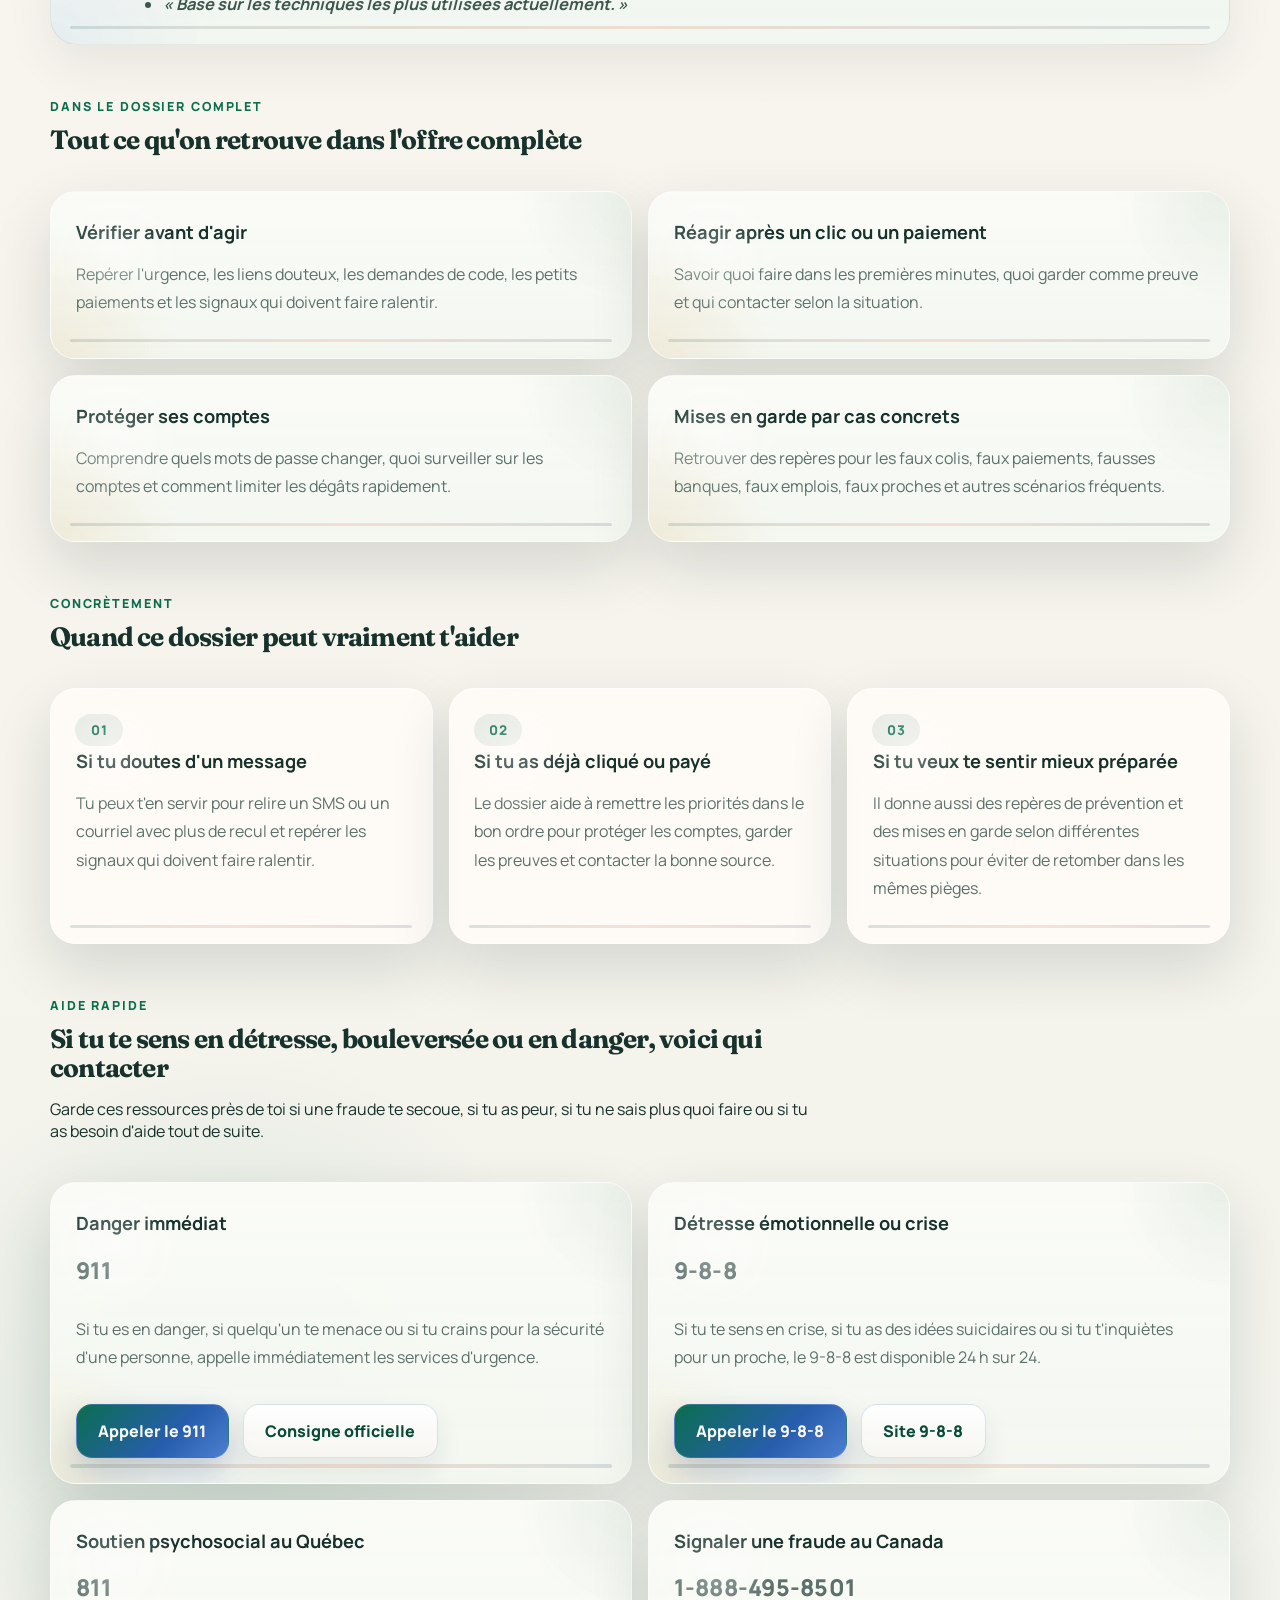
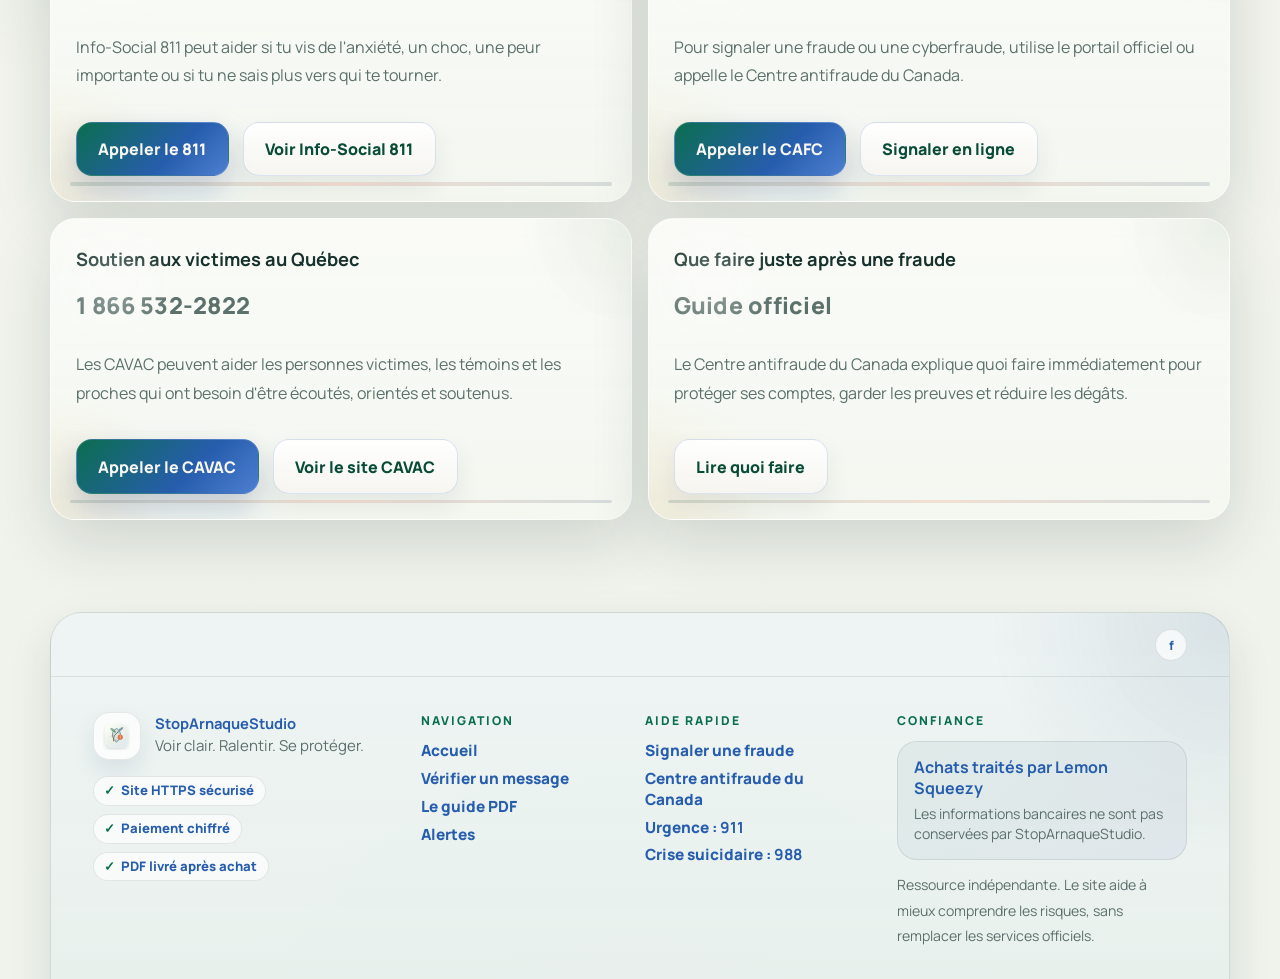
<file: pack-guide-aines.html>
﻿<!DOCTYPE html>
<html lang="fr">
<head>
  <script async src="https://www.googletagmanager.com/gtag/js?id=G-NVW3DK84MT"></script>
  <script>
    window.dataLayer = window.dataLayer || [];
    function gtag(){dataLayer.push(arguments);}
    gtag('js', new Date());
    gtag('config', 'G-NVW3DK84MT');
  </script>
  <script type="text/javascript" src="//script.crazyegg.com/pages/scripts/0132/6571.js" async="async"></script>
  <meta charset="UTF-8">
  <meta http-equiv="refresh" content="0; url=premium.html">
  <meta name="viewport" content="width=device-width, initial-scale=1.0">
  <title>Redirection | StopArnaque</title>
  <meta name="robots" content="noindex">
  <link rel="canonical" href="premium.html">
</head>
<body>
  <p>Cette ressource n'est plus proposée. Redirection vers les ressources StopArnaque.</p>
</body>
</html>
</file>
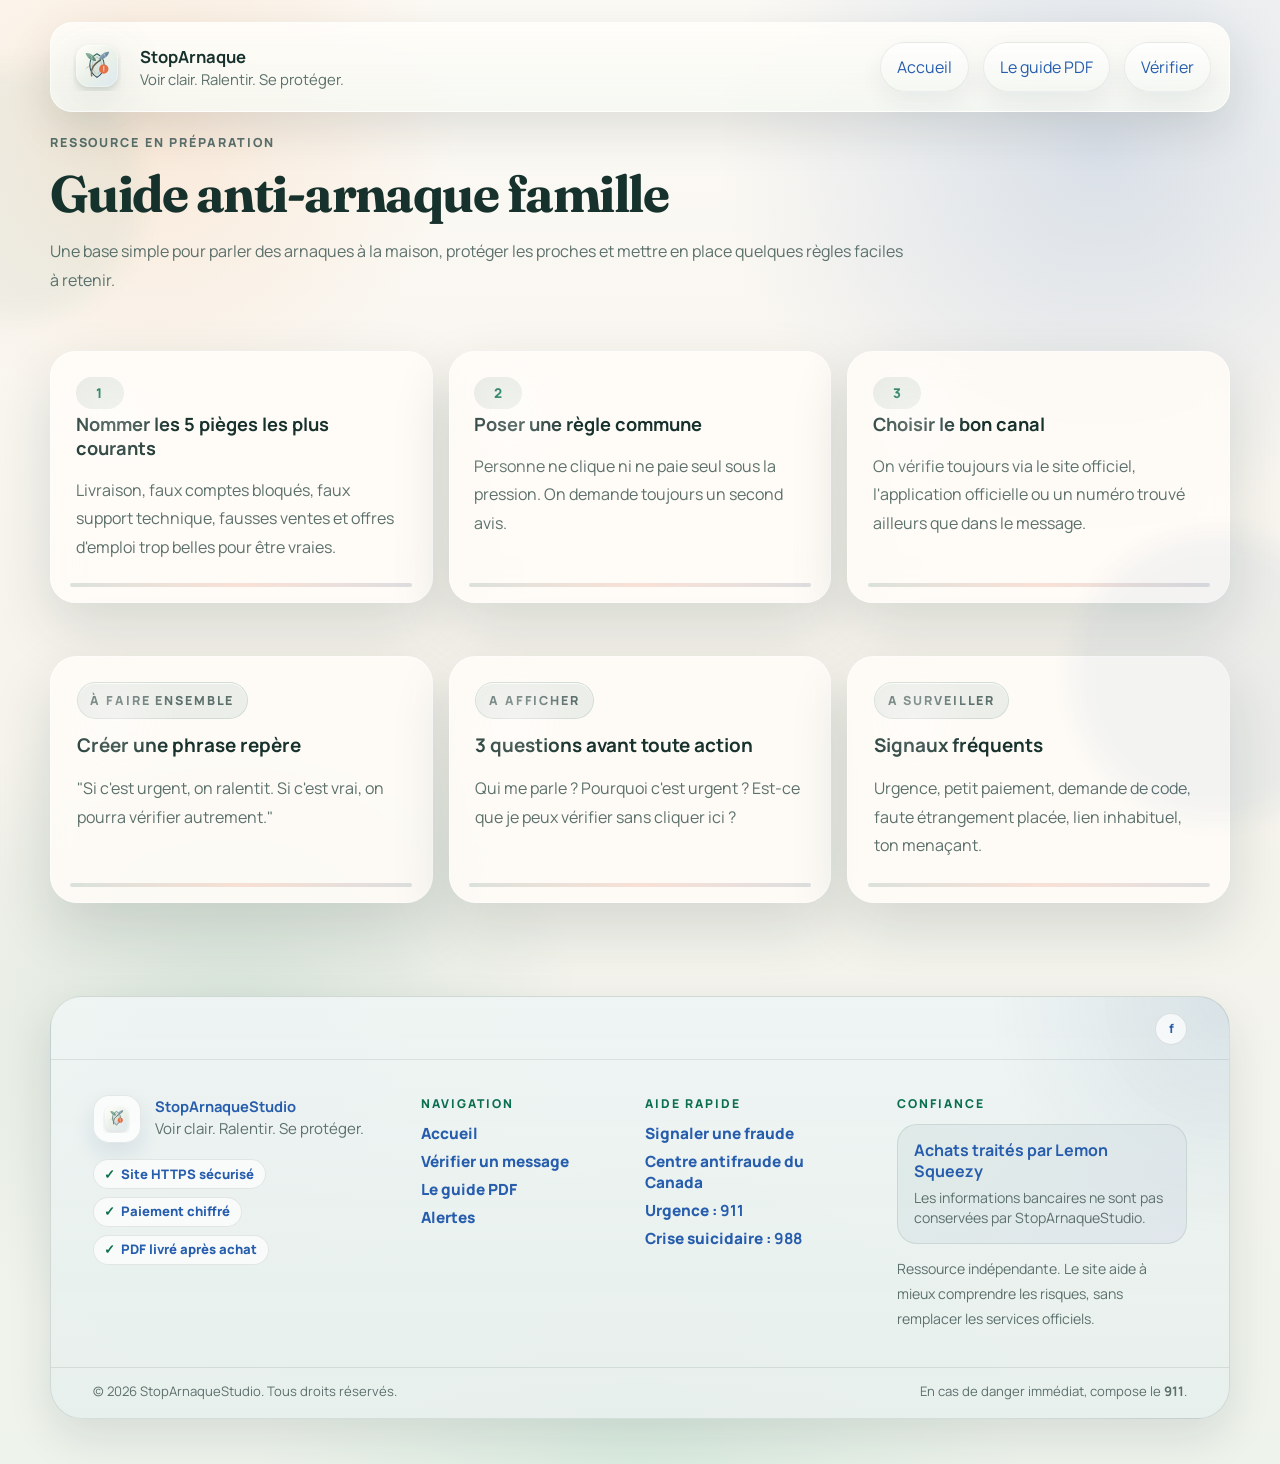
<file: pack-guide-famille.html>
﻿<!DOCTYPE html>
<html lang="fr">
<head>
  <script async src="https://www.googletagmanager.com/gtag/js?id=G-NVW3DK84MT"></script>
  <script>
    window.dataLayer = window.dataLayer || [];
    function gtag(){dataLayer.push(arguments);}
    gtag('js', new Date());
    gtag('config', 'G-NVW3DK84MT');
  </script>
  <script type="text/javascript" src="//script.crazyegg.com/pages/scripts/0132/6571.js" async="async"></script>
  <meta charset="UTF-8">
  <meta name="viewport" content="width=device-width, initial-scale=1.0">
  <title>Guide anti-arnaque famille | StopArnaque</title>
  <meta name="description" content="Guide StopArnaque en préparation pour aider les familles à reconnaître et prévenir les arnaques du quotidien.">
  <meta name="theme-color" content="#2d5a4b">
  <link rel="icon" type="image/svg+xml" href="assets/favicon.svg?v=20260411b">
  <link rel="shortcut icon" href="assets/favicon.svg?v=20260411b">
  <link rel="preconnect" href="https://fonts.googleapis.com">
  <link rel="preconnect" href="https://fonts.gstatic.com" crossorigin>
  <link href="https://fonts.googleapis.com/css2?family=Manrope:wght@400;500;700;800&family=Fraunces:opsz,wght@9..144,600;9..144,700&display=swap" rel="stylesheet">
  <link rel="stylesheet" href="styles.css?v=hero-fix-20260425a">
</head>
<body>
  <div class="site-shell">
    <header class="topbar">
      <a class="brand" href="index.html" aria-label="Accueil StopArnaque">
        <span class="brand-mark">
          <img class="brand-logo" src="assets/stoparnaque-mark.svg?v=20260411b" alt="Logo StopArnaque">
        </span>
        <span class="brand-copy">
          <strong>StopArnaque</strong>
          <span>Voir clair. Ralentir. Se protéger.</span>
        </span>
      </a>
      <nav class="nav">
        <a href="index.html">Accueil</a>
        <a href="premium.html">Le guide PDF</a>
        <a href="verifier.html">Vérifier</a>
      </nav>
    </header>

    <main class="page-main premium-main">
      <section class="page-hero premium-hero">
        <p class="eyebrow">Ressource en préparation</p>
        <h1>Guide anti-arnaque famille</h1>
        <p>Une base simple pour parler des arnaques à la maison, protéger les proches et mettre en place quelques règles faciles à retenir.</p>
      </section>

      <section class="section">
        <div class="method-grid">
          <article class="method-card">
            <span class="method-step">1</span>
            <h3>Nommer les 5 pièges les plus courants</h3>
            <p>Livraison, faux comptes bloqués, faux support technique, fausses ventes et offres d'emploi trop belles pour être vraies.</p>
          </article>
          <article class="method-card">
            <span class="method-step">2</span>
            <h3>Poser une règle commune</h3>
            <p>Personne ne clique ni ne paie seul sous la pression. On demande toujours un second avis.</p>
          </article>
          <article class="method-card">
            <span class="method-step">3</span>
            <h3>Choisir le bon canal</h3>
            <p>On vérifie toujours via le site officiel, l'application officielle ou un numéro trouvé ailleurs que dans le message.</p>
          </article>
        </div>
      </section>

      <section class="section">
        <div class="card-grid">
          <article class="info-card">
            <p class="card-tag">À faire ensemble</p>
            <h3>Créer une phrase repère</h3>
            <p>"Si c'est urgent, on ralentit. Si c'est vrai, on pourra vérifier autrement."</p>
          </article>
          <article class="info-card">
            <p class="card-tag">A afficher</p>
            <h3>3 questions avant toute action</h3>
            <p>Qui me parle ? Pourquoi c'est urgent ? Est-ce que je peux vérifier sans cliquer ici ?</p>
          </article>
          <article class="info-card">
            <p class="card-tag">A surveiller</p>
            <h3>Signaux fréquents</h3>
            <p>Urgence, petit paiement, demande de code, faute étrangement placée, lien inhabituel, ton menaçant.</p>
          </article>
        </div>
      </section>
    </main>

    <footer class="footer trust-footer footer-compact">
      <div class="footer-socials" aria-label="Liens sociaux">
        <a href="https://www.facebook.com/StopArnaqueStudio" target="_blank" rel="noopener noreferrer" aria-label="Facebook StopArnaqueStudio">f</a>
      </div>
      <div class="footer-main">
        <section class="footer-brand">
          <div class="footer-brand-lockup">
            <img src="assets/stoparnaque-mark.svg" alt="" aria-hidden="true">
            <div>
              <strong>StopArnaqueStudio</strong>
              <p>Voir clair. Ralentir. Se protéger.</p>
            </div>
          </div>
          <div class="footer-trust-pills" aria-label="Repères de confiance">
            <span><b>✓</b> Site HTTPS sécurisé</span>
            <span><b>✓</b> Paiement chiffré</span>
            <span><b>✓</b> PDF livré après achat</span>
          </div>
        </section>

        <nav class="footer-col" aria-label="Navigation principale">
          <h2>Navigation</h2>
          <a href="index.html">Accueil</a>
          <a href="verifier.html">Vérifier un message</a>
          <a href="premium.html">Le guide PDF</a>
          <a href="alertes.html">Alertes</a>
        </nav>

        <nav class="footer-col" aria-label="Aide rapide">
          <h2>Aide rapide</h2>
          <a href="https://signalercyberetfraude.canada.ca/" target="_blank" rel="noopener noreferrer">Signaler une fraude</a>
          <a href="https://antifraudcentre-centreantifraude.ca/" target="_blank" rel="noopener noreferrer">Centre antifraude du Canada</a>
          <span>Urgence : <strong>911</strong></span>
          <span>Crise suicidaire : <strong>988</strong></span>
        </nav>

        <section class="footer-col footer-payment">
          <h2>Confiance</h2>
          <div class="footer-payment-card">
            <strong>Achats traités par Lemon Squeezy</strong>
            <p>Les informations bancaires ne sont pas conservées par StopArnaqueStudio.</p>
          </div>
          <p class="footer-note">Ressource indépendante. Le site aide à mieux comprendre les risques, sans remplacer les services officiels.</p>
        </section>
      </div>
      <div class="footer-bottom">
        <p>© 2026 StopArnaqueStudio. Tous droits réservés.</p>
        <p>En cas de danger immédiat, compose le <strong>911</strong>.</p>
      </div>
    </footer>
  </div>
</body>
</html>
</file>
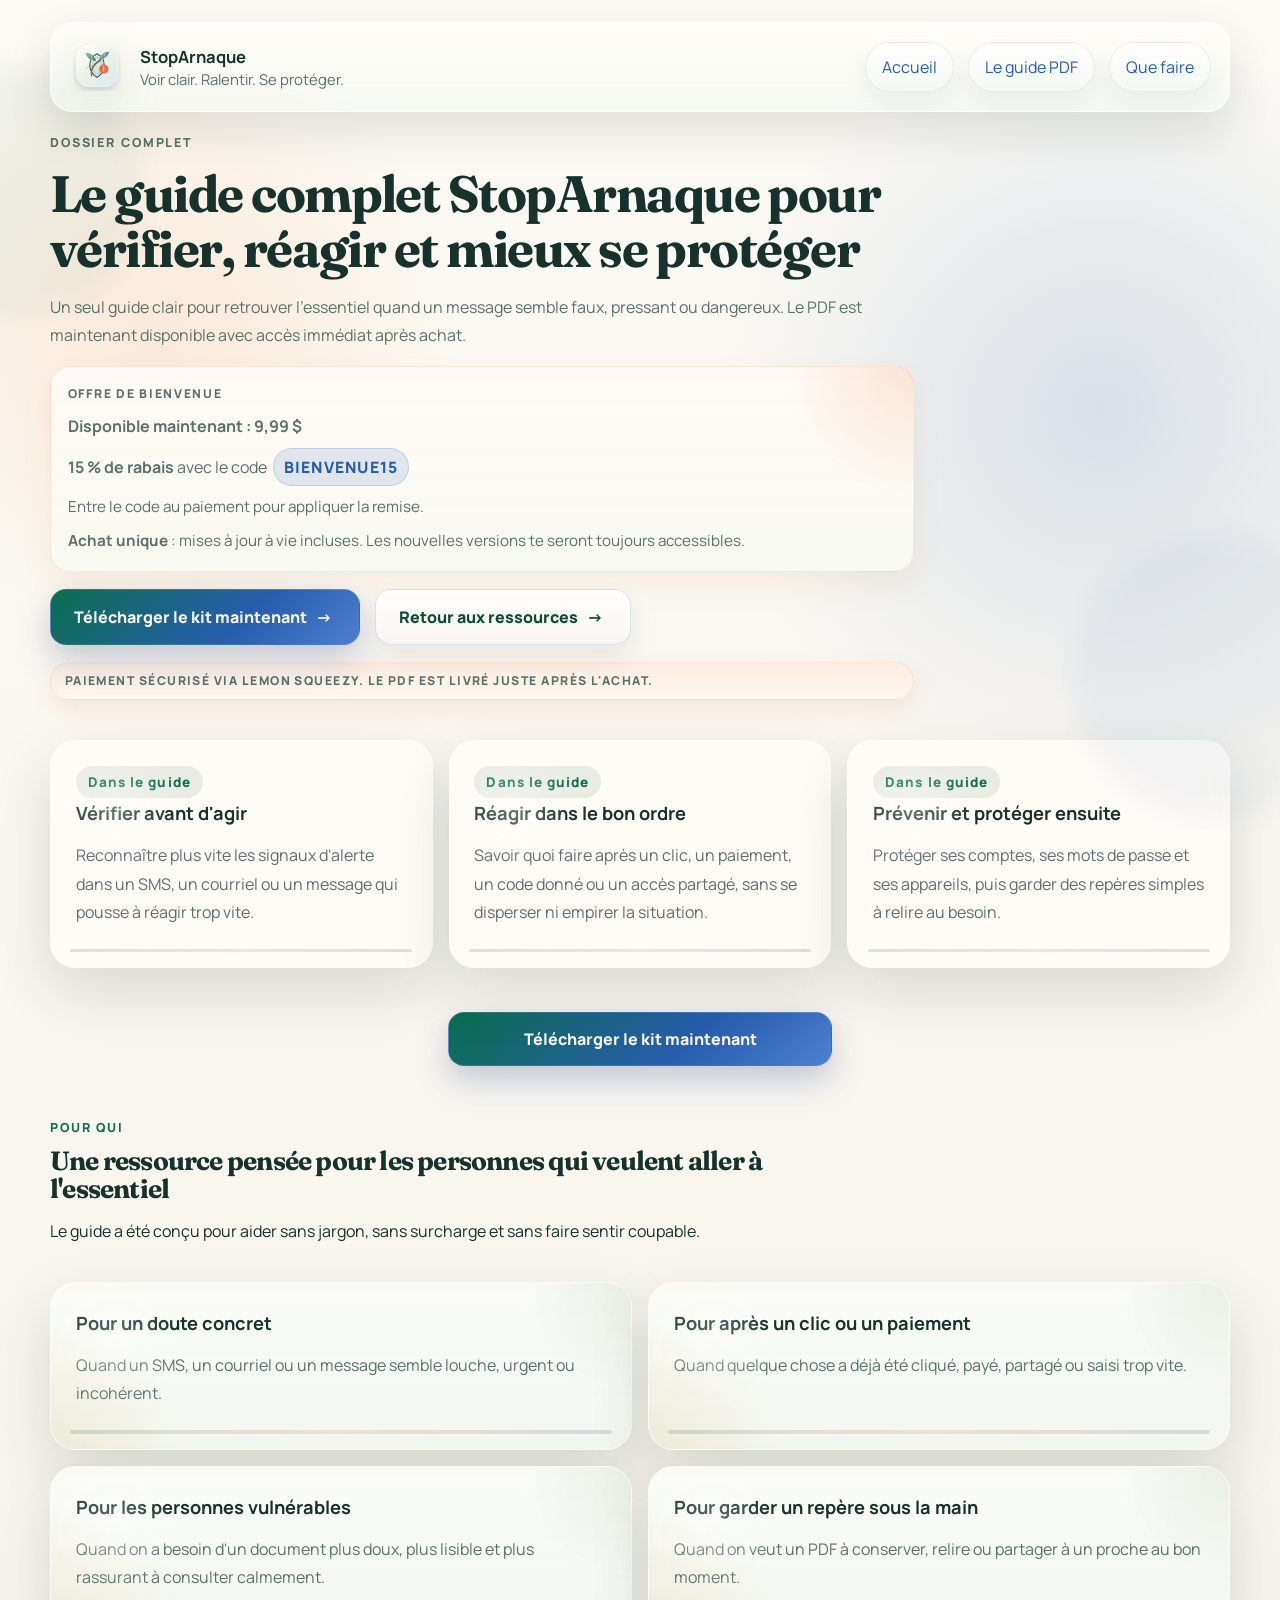
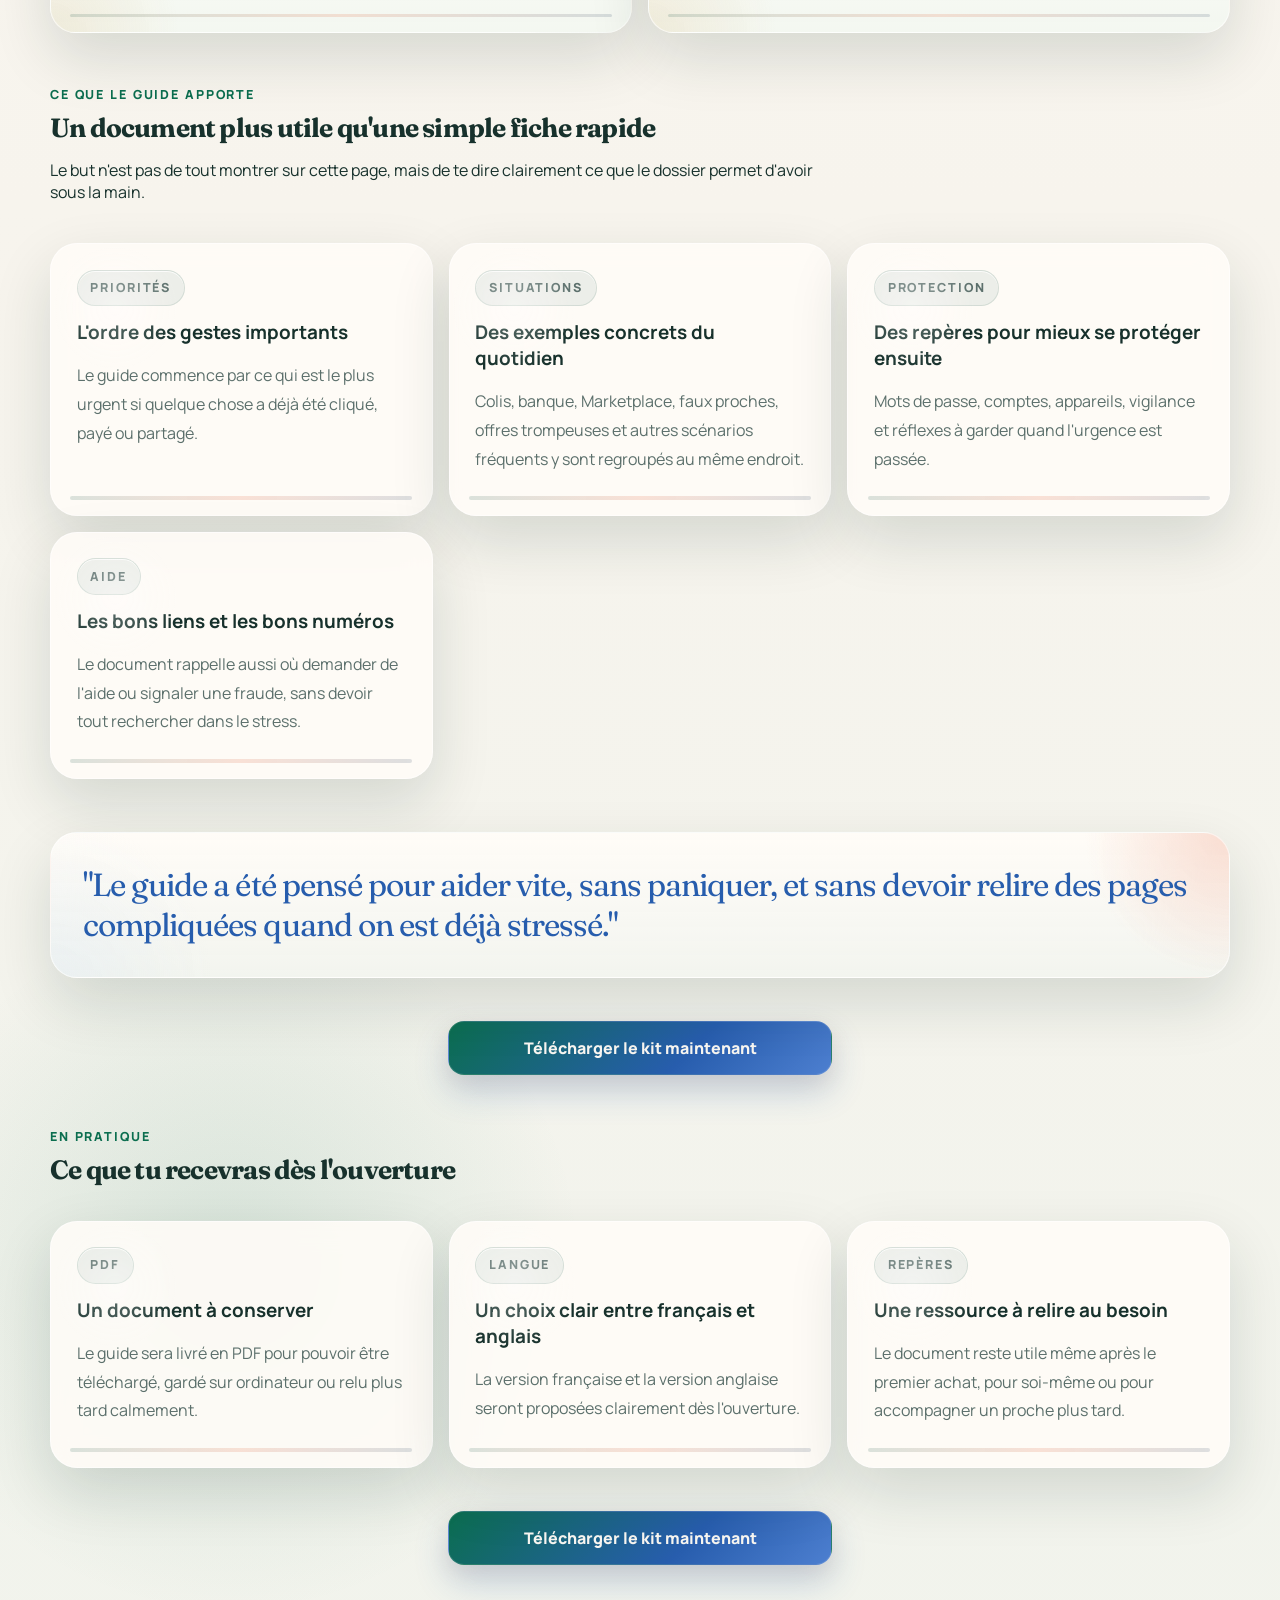
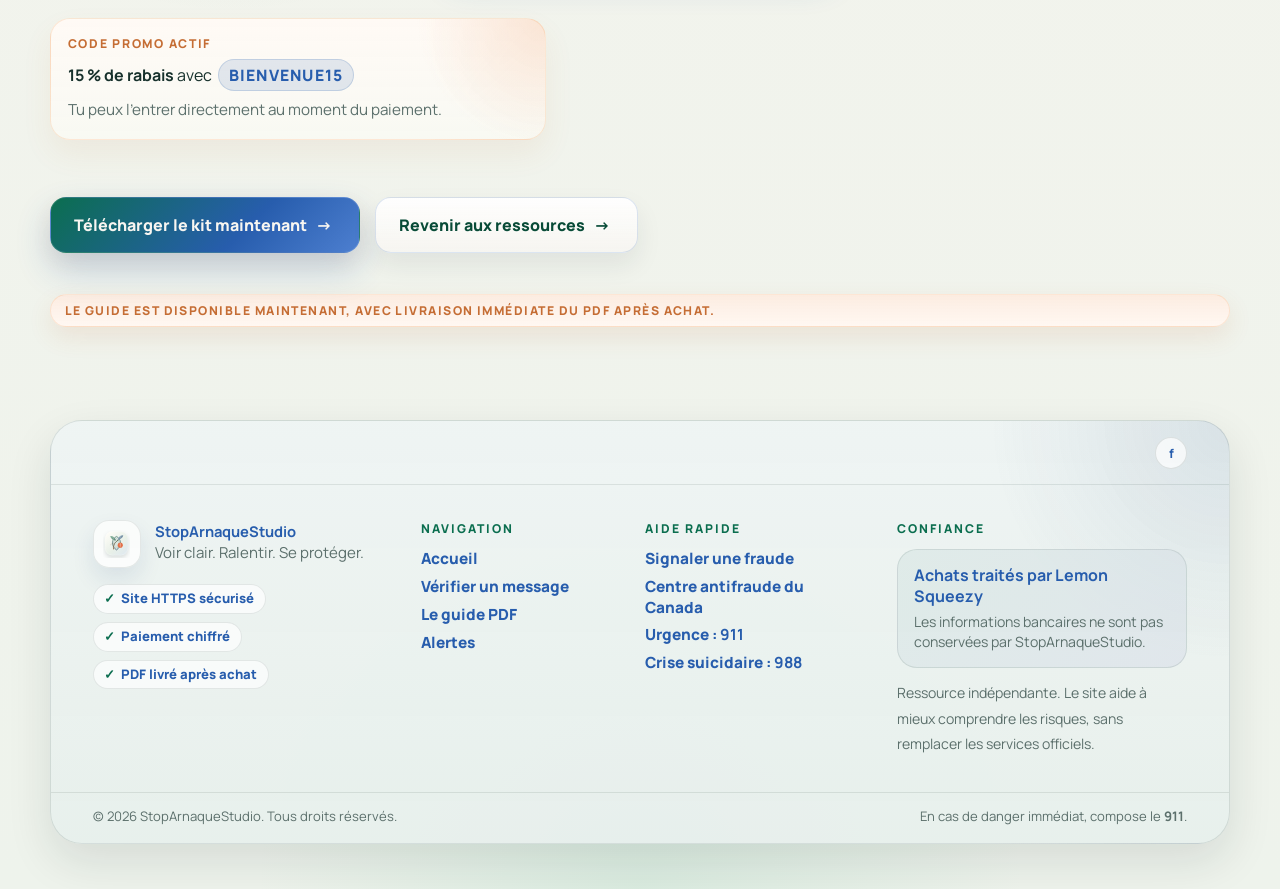
<file: pack-plan-urgence.html>
﻿<!DOCTYPE html>
<html lang="fr">
<head>
  <script async src="https://www.googletagmanager.com/gtag/js?id=G-NVW3DK84MT"></script>
  <script>
    window.dataLayer = window.dataLayer || [];
    function gtag(){dataLayer.push(arguments);}
    gtag('js', new Date());
    gtag('config', 'G-NVW3DK84MT');
  </script>
  <script type="text/javascript" src="//script.crazyegg.com/pages/scripts/0132/6571.js" async="async"></script>
  <meta charset="UTF-8">
  <meta name="viewport" content="width=device-width, initial-scale=1.0">
  <title>Dossier complet StopArnaque | StopArnaque</title>
  <meta name="description" content="Le dossier complet StopArnaque pour vérifier un message, réagir après un clic ou un paiement, protéger ses comptes et prévenir les prochaines arnaques.">
  <meta name="theme-color" content="#2d5a4b">
  <link rel="canonical" href="https://www.stoparnaquestudio.ca/pack-plan-urgence.html">
  <meta property="og:locale" content="fr_CA">
  <meta property="og:type" content="website">
  <meta property="og:site_name" content="StopArnaque">
  <meta property="og:title" content="Dossier complet StopArnaque | StopArnaque">
  <meta property="og:description" content="Le guide complet StopArnaque pour vérifier un message, réagir après un clic ou un paiement, protéger ses comptes et prévenir les prochaines arnaques.">
  <meta property="og:url" content="https://www.stoparnaquestudio.ca/pack-plan-urgence.html">
  <meta property="og:image" content="https://www.stoparnaquestudio.ca/stoparnaque-panic-scenario-square-1200x1200.png?v=20260422b">
  <meta property="og:image:secure_url" content="https://www.stoparnaquestudio.ca/stoparnaque-panic-scenario-square-1200x1200.png?v=20260422b">
  <meta property="og:image:width" content="1200">
  <meta property="og:image:height" content="1200">
  <meta property="og:image:alt" content="StopArnaque, un visuel de prevention sur les faux messages urgents et le reflexe de verifier avant d'agir.">
  <meta name="twitter:card" content="summary_large_image">
  <meta name="twitter:title" content="Dossier complet StopArnaque | StopArnaque">
  <meta name="twitter:description" content="Le guide complet StopArnaque pour vérifier un message, réagir après un clic ou un paiement, protéger ses comptes et prévenir les prochaines arnaques.">
  <meta name="twitter:image" content="https://www.stoparnaquestudio.ca/stoparnaque-panic-scenario-square-1200x1200.png?v=20260422b">
  <link rel="icon" type="image/svg+xml" href="assets/favicon.svg?v=20260411b">
  <link rel="shortcut icon" href="assets/favicon.svg?v=20260411b">
  <link rel="preconnect" href="https://fonts.googleapis.com">
  <link rel="preconnect" href="https://fonts.gstatic.com" crossorigin>
  <link href="https://fonts.googleapis.com/css2?family=Manrope:wght@400;500;700;800&family=Fraunces:opsz,wght@9..144,600;9..144,700&display=swap" rel="stylesheet">
  <link rel="stylesheet" href="styles.css?v=hero-fix-20260425a">
</head>
<body>
  <div class="site-shell">
    <header class="topbar">
      <a class="brand" href="index.html" aria-label="Accueil StopArnaque">
        <span class="brand-mark">
          <img class="brand-logo" src="assets/stoparnaque-mark.svg?v=20260411b" alt="Logo StopArnaque">
        </span>
        <span class="brand-copy">
          <strong>StopArnaque</strong>
          <span>Voir clair. Ralentir. Se protéger.</span>
        </span>
      </a>
      <nav class="nav">
        <a href="index.html">Accueil</a>
        <a href="premium.html">Le guide PDF</a>
        <a href="agir.html">Que faire</a>
      </nav>
    </header>

    <main class="page-main premium-main">
      <section class="page-hero premium-hero">
        <p class="eyebrow">Dossier complet</p>
        <h1>Le guide complet StopArnaque pour vérifier, réagir et mieux se protéger</h1>
        <p>Un seul guide clair pour retrouver l'essentiel quand un message semble faux, pressant ou dangereux. Le PDF est maintenant disponible avec accès immédiat après achat.</p>
        <div class="promo-callout">
          <p class="promo-callout-label">Offre de bienvenue</p>
          <p><strong>Disponible maintenant : 9,99 $</strong></p>
          <p><strong>15 % de rabais</strong> avec le code <span class="promo-code">BIENVENUE15</span></p>
          <p class="promo-hint">Entre le code au paiement pour appliquer la remise.</p>
          <p class="promo-hint"><strong>Achat unique</strong> : mises à jour à vie incluses. Les nouvelles versions te seront toujours accessibles.</p>
        </div>
        <div class="hero-actions">
          <a class="button button-primary" href="https://stoparnaquestudio.lemonsqueezy.com/checkout/buy/df3fdc0a-e76d-41bc-9a3e-779cdc7e0ddb" target="_blank" rel="noopener noreferrer">Télécharger le kit maintenant</a>
          <a class="button button-secondary" href="premium.html">Retour aux ressources</a>
        </div>
        <p class="hero-action-label">Paiement sécurisé via Lemon Squeezy. Le PDF est livré juste après l'achat.</p>
      </section>

      <section class="section">
        <div class="method-grid">
          <article class="method-card">
            <span class="method-step">Dans le guide</span>
            <h3>Vérifier avant d'agir</h3>
            <p>Reconnaître plus vite les signaux d'alerte dans un SMS, un courriel ou un message qui pousse à réagir trop vite.</p>
          </article>
          <article class="method-card">
            <span class="method-step">Dans le guide</span>
            <h3>Réagir dans le bon ordre</h3>
            <p>Savoir quoi faire après un clic, un paiement, un code donné ou un accès partagé, sans se disperser ni empirer la situation.</p>
          </article>
          <article class="method-card">
            <span class="method-step">Dans le guide</span>
            <h3>Prévenir et protéger ensuite</h3>
            <p>Protéger ses comptes, ses mots de passe et ses appareils, puis garder des repères simples à relire au besoin.</p>
          </article>
        </div>
        <div class="page-download-cta">
          <a class="button button-primary" href="https://stoparnaquestudio.lemonsqueezy.com/checkout/buy/df3fdc0a-e76d-41bc-9a3e-779cdc7e0ddb" target="_blank" rel="noopener noreferrer">Télécharger le kit maintenant</a>
        </div>
      </section>

      <section class="section">
        <div class="section-heading">
          <p class="eyebrow">Pour qui</p>
          <h2>Une ressource pensée pour les personnes qui veulent aller à l'essentiel</h2>
          <p>Le guide a été conçu pour aider sans jargon, sans surcharge et sans faire sentir coupable.</p>
        </div>
        <div class="habit-grid">
          <article class="habit-card">
            <h3>Pour un doute concret</h3>
            <p>Quand un SMS, un courriel ou un message semble louche, urgent ou incohérent.</p>
          </article>
          <article class="habit-card">
            <h3>Pour après un clic ou un paiement</h3>
            <p>Quand quelque chose a déjà été cliqué, payé, partagé ou saisi trop vite.</p>
          </article>
          <article class="habit-card">
            <h3>Pour les personnes vulnérables</h3>
            <p>Quand on a besoin d'un document plus doux, plus lisible et plus rassurant à consulter calmement.</p>
          </article>
          <article class="habit-card">
            <h3>Pour garder un repère sous la main</h3>
            <p>Quand on veut un PDF à conserver, relire ou partager à un proche au bon moment.</p>
          </article>
        </div>
      </section>

      <section class="section">
        <div class="section-heading">
          <p class="eyebrow">Ce que le guide apporte</p>
          <h2>Un document plus utile qu'une simple fiche rapide</h2>
          <p>Le but n'est pas de tout montrer sur cette page, mais de te dire clairement ce que le dossier permet d'avoir sous la main.</p>
        </div>
        <div class="card-grid">
          <article class="info-card">
            <p class="card-tag">Priorités</p>
            <h3>L'ordre des gestes importants</h3>
            <p>Le guide commence par ce qui est le plus urgent si quelque chose a déjà été cliqué, payé ou partagé.</p>
          </article>
          <article class="info-card">
            <p class="card-tag">Situations</p>
            <h3>Des exemples concrets du quotidien</h3>
            <p>Colis, banque, Marketplace, faux proches, offres trompeuses et autres scénarios fréquents y sont regroupés au même endroit.</p>
          </article>
          <article class="info-card">
            <p class="card-tag">Protection</p>
            <h3>Des repères pour mieux se protéger ensuite</h3>
            <p>Mots de passe, comptes, appareils, vigilance et réflexes à garder quand l'urgence est passée.</p>
          </article>
          <article class="info-card">
            <p class="card-tag">Aide</p>
            <h3>Les bons liens et les bons numéros</h3>
            <p>Le document rappelle aussi où demander de l'aide ou signaler une fraude, sans devoir tout rechercher dans le stress.</p>
          </article>
        </div>
      </section>

      <section class="section">
        <div class="quote-card">
          <p>"Le guide a été pensé pour aider vite, sans paniquer, et sans devoir relire des pages compliquées quand on est déjà stressé."</p>
        </div>
        <div class="page-download-cta">
          <a class="button button-primary" href="https://stoparnaquestudio.lemonsqueezy.com/checkout/buy/df3fdc0a-e76d-41bc-9a3e-779cdc7e0ddb" target="_blank" rel="noopener noreferrer">Télécharger le kit maintenant</a>
        </div>
      </section>

      <section class="section">
        <div class="section-heading">
          <p class="eyebrow">En pratique</p>
          <h2>Ce que tu recevras dès l'ouverture</h2>
        </div>
        <div class="card-grid">
          <article class="info-card">
            <p class="card-tag">PDF</p>
            <h3>Un document à conserver</h3>
            <p>Le guide sera livré en PDF pour pouvoir être téléchargé, gardé sur ordinateur ou relu plus tard calmement.</p>
          </article>
          <article class="info-card">
            <p class="card-tag">Langue</p>
            <h3>Un choix clair entre français et anglais</h3>
            <p>La version française et la version anglaise seront proposées clairement dès l'ouverture.</p>
          </article>
          <article class="info-card">
            <p class="card-tag">Repères</p>
            <h3>Une ressource à relire au besoin</h3>
            <p>Le document reste utile même après le premier achat, pour soi-même ou pour accompagner un proche plus tard.</p>
          </article>
        </div>
        <div class="page-download-cta">
          <a class="button button-primary" href="https://stoparnaquestudio.lemonsqueezy.com/checkout/buy/df3fdc0a-e76d-41bc-9a3e-779cdc7e0ddb" target="_blank" rel="noopener noreferrer">Télécharger le kit maintenant</a>
        </div>
      </section>

      <section class="section">
        <div class="promo-inline-wrap">
          <div class="promo-callout">
            <p class="promo-callout-label">Code promo actif</p>
            <p><strong>15 % de rabais</strong> avec <span class="promo-code">BIENVENUE15</span></p>
            <p class="promo-hint">Tu peux l'entrer directement au moment du paiement.</p>
          </div>
        </div>
        <div class="hero-actions">
          <a class="button button-primary" href="https://stoparnaquestudio.lemonsqueezy.com/checkout/buy/df3fdc0a-e76d-41bc-9a3e-779cdc7e0ddb" target="_blank" rel="noopener noreferrer">Télécharger le kit maintenant</a>
          <a class="button button-secondary" href="premium.html">Revenir aux ressources</a>
        </div>
        <p class="hero-action-label">Le guide est disponible maintenant, avec livraison immédiate du PDF après achat.</p>
      </section>
    </main>

    <footer class="footer trust-footer footer-compact">
      <div class="footer-socials" aria-label="Liens sociaux">
        <a href="https://www.facebook.com/StopArnaqueStudio" target="_blank" rel="noopener noreferrer" aria-label="Facebook StopArnaqueStudio">f</a>
      </div>
      <div class="footer-main">
        <section class="footer-brand">
          <div class="footer-brand-lockup">
            <img src="assets/stoparnaque-mark.svg" alt="" aria-hidden="true">
            <div>
              <strong>StopArnaqueStudio</strong>
              <p>Voir clair. Ralentir. Se protéger.</p>
            </div>
          </div>
          <div class="footer-trust-pills" aria-label="Repères de confiance">
            <span><b>✓</b> Site HTTPS sécurisé</span>
            <span><b>✓</b> Paiement chiffré</span>
            <span><b>✓</b> PDF livré après achat</span>
          </div>
        </section>

        <nav class="footer-col" aria-label="Navigation principale">
          <h2>Navigation</h2>
          <a href="index.html">Accueil</a>
          <a href="verifier.html">Vérifier un message</a>
          <a href="premium.html">Le guide PDF</a>
          <a href="alertes.html">Alertes</a>
        </nav>

        <nav class="footer-col" aria-label="Aide rapide">
          <h2>Aide rapide</h2>
          <a href="https://signalercyberetfraude.canada.ca/" target="_blank" rel="noopener noreferrer">Signaler une fraude</a>
          <a href="https://antifraudcentre-centreantifraude.ca/" target="_blank" rel="noopener noreferrer">Centre antifraude du Canada</a>
          <span>Urgence : <strong>911</strong></span>
          <span>Crise suicidaire : <strong>988</strong></span>
        </nav>

        <section class="footer-col footer-payment">
          <h2>Confiance</h2>
          <div class="footer-payment-card">
            <strong>Achats traités par Lemon Squeezy</strong>
            <p>Les informations bancaires ne sont pas conservées par StopArnaqueStudio.</p>
          </div>
          <p class="footer-note">Ressource indépendante. Le site aide à mieux comprendre les risques, sans remplacer les services officiels.</p>
        </section>
      </div>
      <div class="footer-bottom">
        <p>© 2026 StopArnaqueStudio. Tous droits réservés.</p>
        <p>En cas de danger immédiat, compose le <strong>911</strong>.</p>
      </div>
    </footer>
  </div>

  <script src="script.js?v=20260423d"></script>
</body>
</html>
</file>
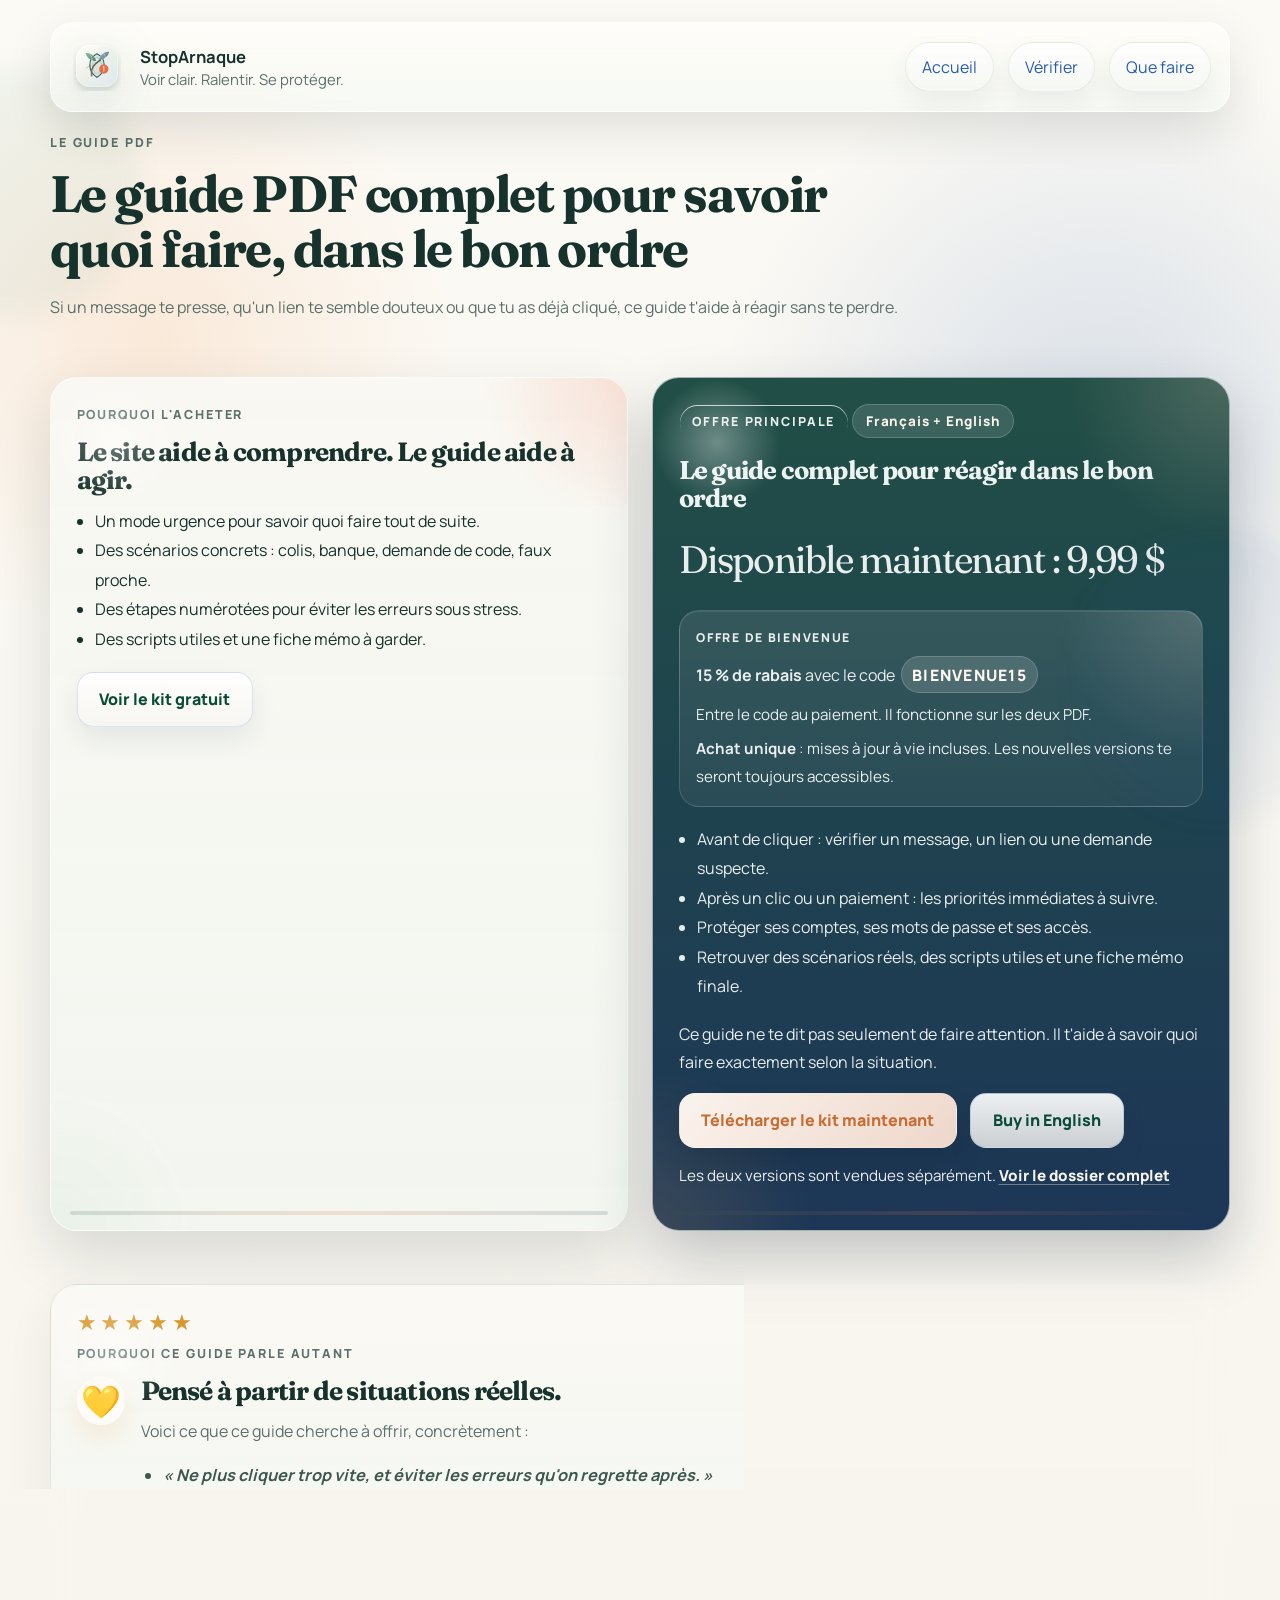
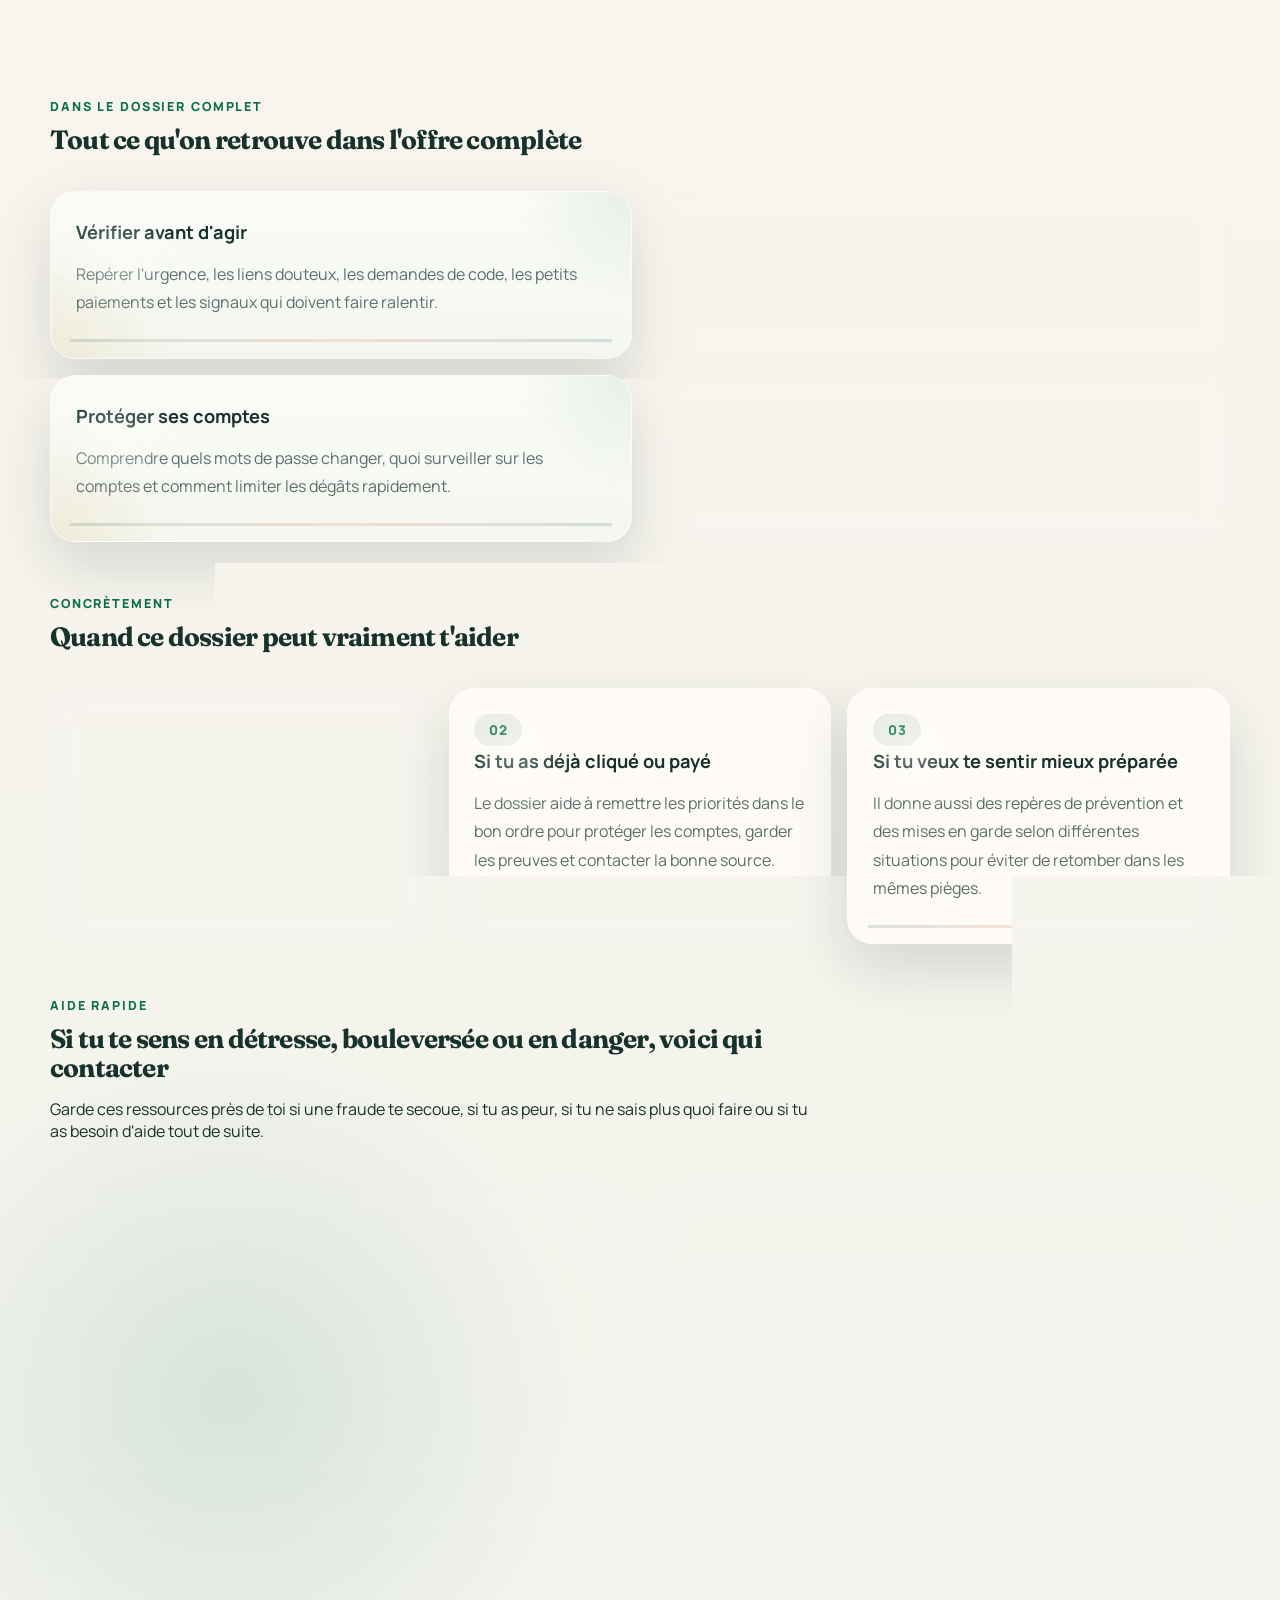
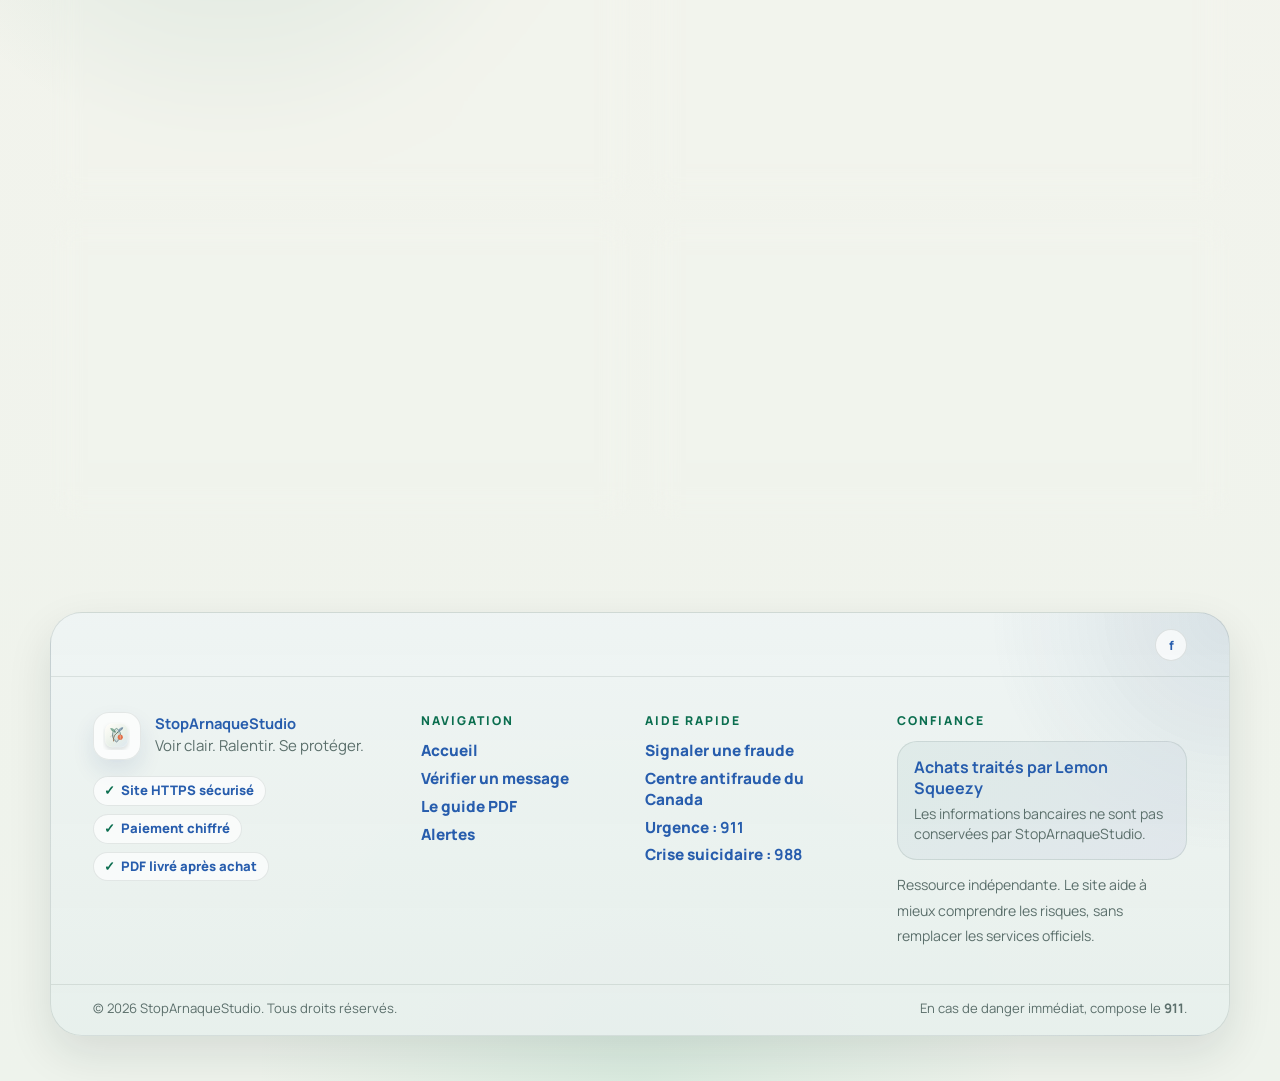
<file: premium.html>
﻿<!DOCTYPE html>
<html lang="fr">
<head>
  <script async src="https://www.googletagmanager.com/gtag/js?id=G-NVW3DK84MT"></script>
  <script>
    window.dataLayer = window.dataLayer || [];
    function gtag(){dataLayer.push(arguments);}
    gtag('js', new Date());
    gtag('config', 'G-NVW3DK84MT');
  </script>
  <script type="text/javascript" src="//script.crazyegg.com/pages/scripts/0132/6571.js" async="async"></script>
  <meta charset="UTF-8">
  <meta name="viewport" content="width=device-width, initial-scale=1.0">
  <title>Le guide PDF | StopArnaque</title>
  <meta name="description" content="Découvrez les ressources StopArnaque : un kit gratuit pour commencer et un dossier complet pour aller plus loin.">
  <meta name="theme-color" content="#2d5a4b">
  <link rel="canonical" href="https://www.stoparnaquestudio.ca/premium.html">
  <meta property="og:locale" content="fr_CA">
  <meta property="og:type" content="website">
  <meta property="og:site_name" content="StopArnaque">
  <meta property="og:title" content="Le guide PDF | StopArnaque">
  <meta property="og:description" content="Découvrez le guide complet StopArnaque et les ressources utiles pour vérifier un message suspect, réagir après un clic et mieux se protéger.">
  <meta property="og:url" content="https://www.stoparnaquestudio.ca/premium.html">
  <meta property="og:image" content="https://www.stoparnaquestudio.ca/stoparnaque-panic-scenario-square-1200x1200.png?v=20260422b">
  <meta property="og:image:secure_url" content="https://www.stoparnaquestudio.ca/stoparnaque-panic-scenario-square-1200x1200.png?v=20260422b">
  <meta property="og:image:width" content="1200">
  <meta property="og:image:height" content="1200">
  <meta property="og:image:alt" content="StopArnaque, un visuel de prevention sur les faux messages urgents et le reflexe de verifier avant d'agir.">
  <meta name="twitter:card" content="summary_large_image">
  <meta name="twitter:title" content="Le guide PDF | StopArnaque">
  <meta name="twitter:description" content="Découvrez le guide complet StopArnaque et les ressources utiles pour vérifier un message suspect, réagir après un clic et mieux se protéger.">
  <meta name="twitter:image" content="https://www.stoparnaquestudio.ca/stoparnaque-panic-scenario-square-1200x1200.png?v=20260422b">
  <link rel="icon" type="image/svg+xml" href="assets/favicon.svg?v=20260411b">
  <link rel="shortcut icon" href="assets/favicon.svg?v=20260411b">
  <link rel="preconnect" href="https://fonts.googleapis.com">
  <link rel="preconnect" href="https://fonts.gstatic.com" crossorigin>
  <link href="https://fonts.googleapis.com/css2?family=Manrope:wght@400;500;700;800&family=Fraunces:opsz,wght@9..144,600;9..144,700&display=swap" rel="stylesheet">
  <link rel="stylesheet" href="styles.css?v=hero-fix-20260425a">
  <style>
    .premium-reassurance .premium-reassurance-stars {
      display: block;
      margin-bottom: 0.7rem;
      color: #d9962b !important;
      font-size: 1.35rem;
      letter-spacing: 0.18em;
      line-height: 1;
    }

    .premium-reassurance .premium-reassurance-points {
      display: flex !important;
      flex-wrap: wrap;
      gap: 0.7rem;
      margin-top: 1.15rem;
    }

    .premium-reassurance .premium-reassurance-points span {
      display: inline-flex !important;
      align-items: center;
      min-height: 2.3rem;
      padding: 0.52rem 0.92rem;
      border-radius: 999px;
      background: rgba(255, 255, 255, 0.72);
      border: 1px solid rgba(39, 93, 173, 0.12);
      color: var(--secondary);
      font-size: 0.94rem;
      font-weight: 700;
    }
  </style>
</head>
<body>
  <div class="site-shell">
    <header class="topbar">
      <a class="brand" href="index.html" aria-label="Accueil StopArnaque">
        <span class="brand-mark">
          <img class="brand-logo" src="assets/stoparnaque-mark.svg?v=20260411b" alt="Logo StopArnaque">
        </span>
        <span class="brand-copy">
          <strong>StopArnaque</strong>
          <span>Voir clair. Ralentir. Se protéger.</span>
        </span>
      </a>
      <nav class="nav">
        <a href="index.html">Accueil</a>
        <a href="verifier.html">Vérifier</a>
        <a href="agir.html">Que faire</a>
      </nav>
    </header>

    <main class="page-main premium-main">
      <section class="page-hero premium-hero">
        <p class="eyebrow">Le guide PDF</p>
        <h1>Le guide PDF complet pour savoir quoi faire, dans le bon ordre</h1>
        <p>
          Si un message te presse, qu'un lien te semble douteux ou que tu as déjà cliqué, ce guide t'aide à réagir sans te perdre.
        </p>
      </section>

      <section class="section split-section">
        <div class="panel premium-copy">
          <p class="eyebrow">Pourquoi l'acheter</p>
          <h2>Le site aide à comprendre. Le guide aide à agir.</h2>
          <ul class="simple-list premium-points">
            <li>Un mode urgence pour savoir quoi faire tout de suite.</li>
            <li>Des scénarios concrets : colis, banque, demande de code, faux proche.</li>
            <li>Des étapes numérotées pour éviter les erreurs sous stress.</li>
            <li>Des scripts utiles et une fiche mémo à garder.</li>
          </ul>
          <div class="resource-actions">
            <a class="button button-secondary" href="pack-checklist-messages.html">Voir le kit gratuit</a>
          </div>
        </div>
        <div class="panel premium-card premium-card-large">
          <p class="card-kicker">Offre principale</p>
          <div class="premium-badge">Français + English</div>
          <h2>Le guide complet pour réagir dans le bon ordre</h2>
          <p class="premium-price">Disponible maintenant : 9,99 $</p>
          <div class="promo-callout promo-callout-dark">
            <p class="promo-callout-label">Offre de bienvenue</p>
            <p><strong>15 % de rabais</strong> avec le code <span class="promo-code">BIENVENUE15</span></p>
            <p class="promo-hint">Entre le code au paiement. Il fonctionne sur les deux PDF.</p>
            <p class="promo-hint"><strong>Achat unique</strong> : mises à jour à vie incluses. Les nouvelles versions te seront toujours accessibles.</p>
          </div>
          <ul class="simple-list premium-list">
            <li>Avant de cliquer : vérifier un message, un lien ou une demande suspecte.</li>
            <li>Après un clic ou un paiement : les priorités immédiates à suivre.</li>
            <li>Protéger ses comptes, ses mots de passe et ses accès.</li>
            <li>Retrouver des scénarios réels, des scripts utiles et une fiche mémo finale.</li>
          </ul>
          <p>
            Ce guide ne te dit pas seulement de faire attention. Il t'aide à savoir quoi faire exactement selon la situation.
          </p>
          <div class="resource-actions">
            <a class="button button-primary" href="https://stoparnaquestudio.lemonsqueezy.com/checkout/buy/df3fdc0a-e76d-41bc-9a3e-779cdc7e0ddb" target="_blank" rel="noopener noreferrer">Télécharger le kit maintenant</a>
            <a class="button button-secondary" href="https://stoparnaquestudio.lemonsqueezy.com/checkout/buy/795a84c2-5b3b-42a1-8c60-5c680c60fbdb" target="_blank" rel="noopener noreferrer">Buy in English</a>
          </div>
          <p class="premium-note">Les deux versions sont vendues séparément. <a class="text-link premium-card-text-link" href="pack-plan-urgence.html">Voir le dossier complet</a></p>
        </div>
      </section>

      <section class="section">
        <div class="panel premium-reassurance">
          <div class="premium-reassurance-stars" aria-hidden="true">★★★★★</div>
          <p class="eyebrow">Pourquoi ce guide parle autant</p>
          <div class="premium-reassurance-head">
            <span class="premium-reassurance-heart" aria-hidden="true">💛</span>
            <div class="premium-reassurance-intro">
              <h2>Pensé à partir de situations réelles.</h2>
              <p class="premium-reassurance-context">Voici ce que ce guide cherche à offrir, concrètement :</p>
            </div>
          </div>
          <ul class="premium-reassurance-list">
            <li><strong><em>« Ne plus cliquer trop vite, et éviter les erreurs qu'on regrette après. »</em></strong></li>
            <li><strong><em>« Créé après avoir analysé des dizaines de tentatives d’arnaques. »</em></strong></li>
            <li><strong><em>« Inspiré de situations réelles. »</em></strong></li>
            <li><strong><em>« Basé sur les techniques les plus utilisées actuellement. »</em></strong></li>
          </ul>
        </div>
      </section>

      <section class="section">
        <div class="section-heading">
          <p class="eyebrow">Dans le dossier complet</p>
          <h2>Tout ce qu'on retrouve dans l'offre complète</h2>
        </div>
        <div class="habit-grid">
          <article class="habit-card">
            <h3>Vérifier avant d'agir</h3>
            <p>Repérer l'urgence, les liens douteux, les demandes de code, les petits paiements et les signaux qui doivent faire ralentir.</p>
          </article>
          <article class="habit-card">
            <h3>Réagir après un clic ou un paiement</h3>
            <p>Savoir quoi faire dans les premières minutes, quoi garder comme preuve et qui contacter selon la situation.</p>
          </article>
          <article class="habit-card">
            <h3>Protéger ses comptes</h3>
            <p>Comprendre quels mots de passe changer, quoi surveiller sur les comptes et comment limiter les dégâts rapidement.</p>
          </article>
          <article class="habit-card">
            <h3>Mises en garde par cas concrets</h3>
            <p>Retrouver des repères pour les faux colis, faux paiements, fausses banques, faux emplois, faux proches et autres scénarios fréquents.</p>
          </article>
        </div>
      </section>

      <section class="section">
        <div class="section-heading">
          <p class="eyebrow">Concrètement</p>
          <h2>Quand ce dossier peut vraiment t'aider</h2>
        </div>
        <div class="method-grid">
          <article class="method-card">
            <span class="method-step">01</span>
            <h3>Si tu doutes d'un message</h3>
            <p>Tu peux t'en servir pour relire un SMS ou un courriel avec plus de recul et repérer les signaux qui doivent faire ralentir.</p>
          </article>
          <article class="method-card">
            <span class="method-step">02</span>
            <h3>Si tu as déjà cliqué ou payé</h3>
            <p>Le dossier aide à remettre les priorités dans le bon ordre pour protéger les comptes, garder les preuves et contacter la bonne source.</p>
          </article>
          <article class="method-card">
            <span class="method-step">03</span>
            <h3>Si tu veux te sentir mieux préparée</h3>
            <p>Il donne aussi des repères de prévention et des mises en garde selon différentes situations pour éviter de retomber dans les mêmes pièges.</p>
          </article>
        </div>
      </section>
      <section class="section">
        <div class="section-heading">
          <p class="eyebrow">Aide rapide</p>
          <h2>Si tu te sens en détresse, bouleversée ou en danger, voici qui contacter</h2>
          <p>Garde ces ressources près de toi si une fraude te secoue, si tu as peur, si tu ne sais plus quoi faire ou si tu as besoin d'aide tout de suite.</p>
        </div>
        <div class="habit-grid support-grid">
          <article class="habit-card support-card">
            <h3>Danger immédiat</h3>
            <p class="resource-number">911</p>
            <p>Si tu es en danger, si quelqu'un te menace ou si tu crains pour la sécurité d'une personne, appelle immédiatement les services d'urgence.</p>
            <div class="resource-actions">
              <a class="button button-primary" href="tel:911">Appeler le 911</a>
              <a class="button button-secondary" href="https://antifraudcentre-centreantifraude.ca/scams-fraudes/victim-victime-fra.htm">Consigne officielle</a>
            </div>
          </article>

          <article class="habit-card support-card">
            <h3>Détresse émotionnelle ou crise</h3>
            <p class="resource-number">9-8-8</p>
            <p>Si tu te sens en crise, si tu as des idées suicidaires ou si tu t'inquiètes pour un proche, le 9-8-8 est disponible 24 h sur 24.</p>
            <div class="resource-actions">
              <a class="button button-primary" href="tel:988">Appeler le 9-8-8</a>
              <a class="button button-secondary" href="https://988.ca/fr">Site 9-8-8</a>
            </div>
          </article>

          <article class="habit-card support-card">
            <h3>Soutien psychosocial au Québec</h3>
            <p class="resource-number">811</p>
            <p>Info-Social 811 peut aider si tu vis de l'anxiété, un choc, une peur importante ou si tu ne sais plus vers qui te tourner.</p>
            <div class="resource-actions">
              <a class="button button-primary" href="tel:811">Appeler le 811</a>
              <a class="button button-secondary" href="https://www.quebec.ca/sante/trouver-une-ressource/info-social-811">Voir Info-Social 811</a>
            </div>
          </article>

          <article class="habit-card support-card">
            <h3>Signaler une fraude au Canada</h3>
            <p class="resource-number">1-888-495-8501</p>
            <p>Pour signaler une fraude ou une cyberfraude, utilise le portail officiel ou appelle le Centre antifraude du Canada.</p>
            <div class="resource-actions">
              <a class="button button-primary" href="tel:18884958501">Appeler le CAFC</a>
              <a class="button button-secondary" href="https://signalercyberetfraude.canada.ca/">Signaler en ligne</a>
            </div>
          </article>

          <article class="habit-card support-card">
            <h3>Soutien aux victimes au Québec</h3>
            <p class="resource-number">1 866 532-2822</p>
            <p>Les CAVAC peuvent aider les personnes victimes, les témoins et les proches qui ont besoin d'être écoutés, orientés et soutenus.</p>
            <div class="resource-actions">
              <a class="button button-primary" href="tel:18665322822">Appeler le CAVAC</a>
              <a class="button button-secondary" href="https://cavac.qc.ca/">Voir le site CAVAC</a>
            </div>
          </article>

          <article class="habit-card support-card">
            <h3>Que faire juste après une fraude</h3>
            <p class="resource-number">Guide officiel</p>
            <p>Le Centre antifraude du Canada explique quoi faire immédiatement pour protéger ses comptes, garder les preuves et réduire les dégâts.</p>
            <div class="resource-actions">
              <a class="button button-secondary" href="https://antifraudcentre-centreantifraude.ca/scams-fraudes/victim-victime-fra.htm">Lire quoi faire</a>
            </div>
          </article>
        </div>
      </section>
    </main>

    <footer class="footer trust-footer footer-compact">
      <div class="footer-socials" aria-label="Liens sociaux">
        <a href="https://www.facebook.com/StopArnaqueStudio" target="_blank" rel="noopener noreferrer" aria-label="Facebook StopArnaqueStudio">f</a>
      </div>
      <div class="footer-main">
        <section class="footer-brand">
          <div class="footer-brand-lockup">
            <img src="assets/stoparnaque-mark.svg" alt="" aria-hidden="true">
            <div>
              <strong>StopArnaqueStudio</strong>
              <p>Voir clair. Ralentir. Se protéger.</p>
            </div>
          </div>
          <div class="footer-trust-pills" aria-label="Repères de confiance">
            <span><b>✓</b> Site HTTPS sécurisé</span>
            <span><b>✓</b> Paiement chiffré</span>
            <span><b>✓</b> PDF livré après achat</span>
          </div>
        </section>

        <nav class="footer-col" aria-label="Navigation principale">
          <h2>Navigation</h2>
          <a href="index.html">Accueil</a>
          <a href="verifier.html">Vérifier un message</a>
          <a href="premium.html">Le guide PDF</a>
          <a href="alertes.html">Alertes</a>
        </nav>

        <nav class="footer-col" aria-label="Aide rapide">
          <h2>Aide rapide</h2>
          <a href="https://signalercyberetfraude.canada.ca/" target="_blank" rel="noopener noreferrer">Signaler une fraude</a>
          <a href="https://antifraudcentre-centreantifraude.ca/" target="_blank" rel="noopener noreferrer">Centre antifraude du Canada</a>
          <span>Urgence : <strong>911</strong></span>
          <span>Crise suicidaire : <strong>988</strong></span>
        </nav>

        <section class="footer-col footer-payment">
          <h2>Confiance</h2>
          <div class="footer-payment-card">
            <strong>Achats traités par Lemon Squeezy</strong>
            <p>Les informations bancaires ne sont pas conservées par StopArnaqueStudio.</p>
          </div>
          <p class="footer-note">Ressource indépendante. Le site aide à mieux comprendre les risques, sans remplacer les services officiels.</p>
        </section>
      </div>
      <div class="footer-bottom">
        <p>© 2026 StopArnaqueStudio. Tous droits réservés.</p>
        <p>En cas de danger immédiat, compose le <strong>911</strong>.</p>
      </div>
    </footer>
  </div>

  <script src="script.js?v=20260423d"></script>
</body>
</html>
</file>
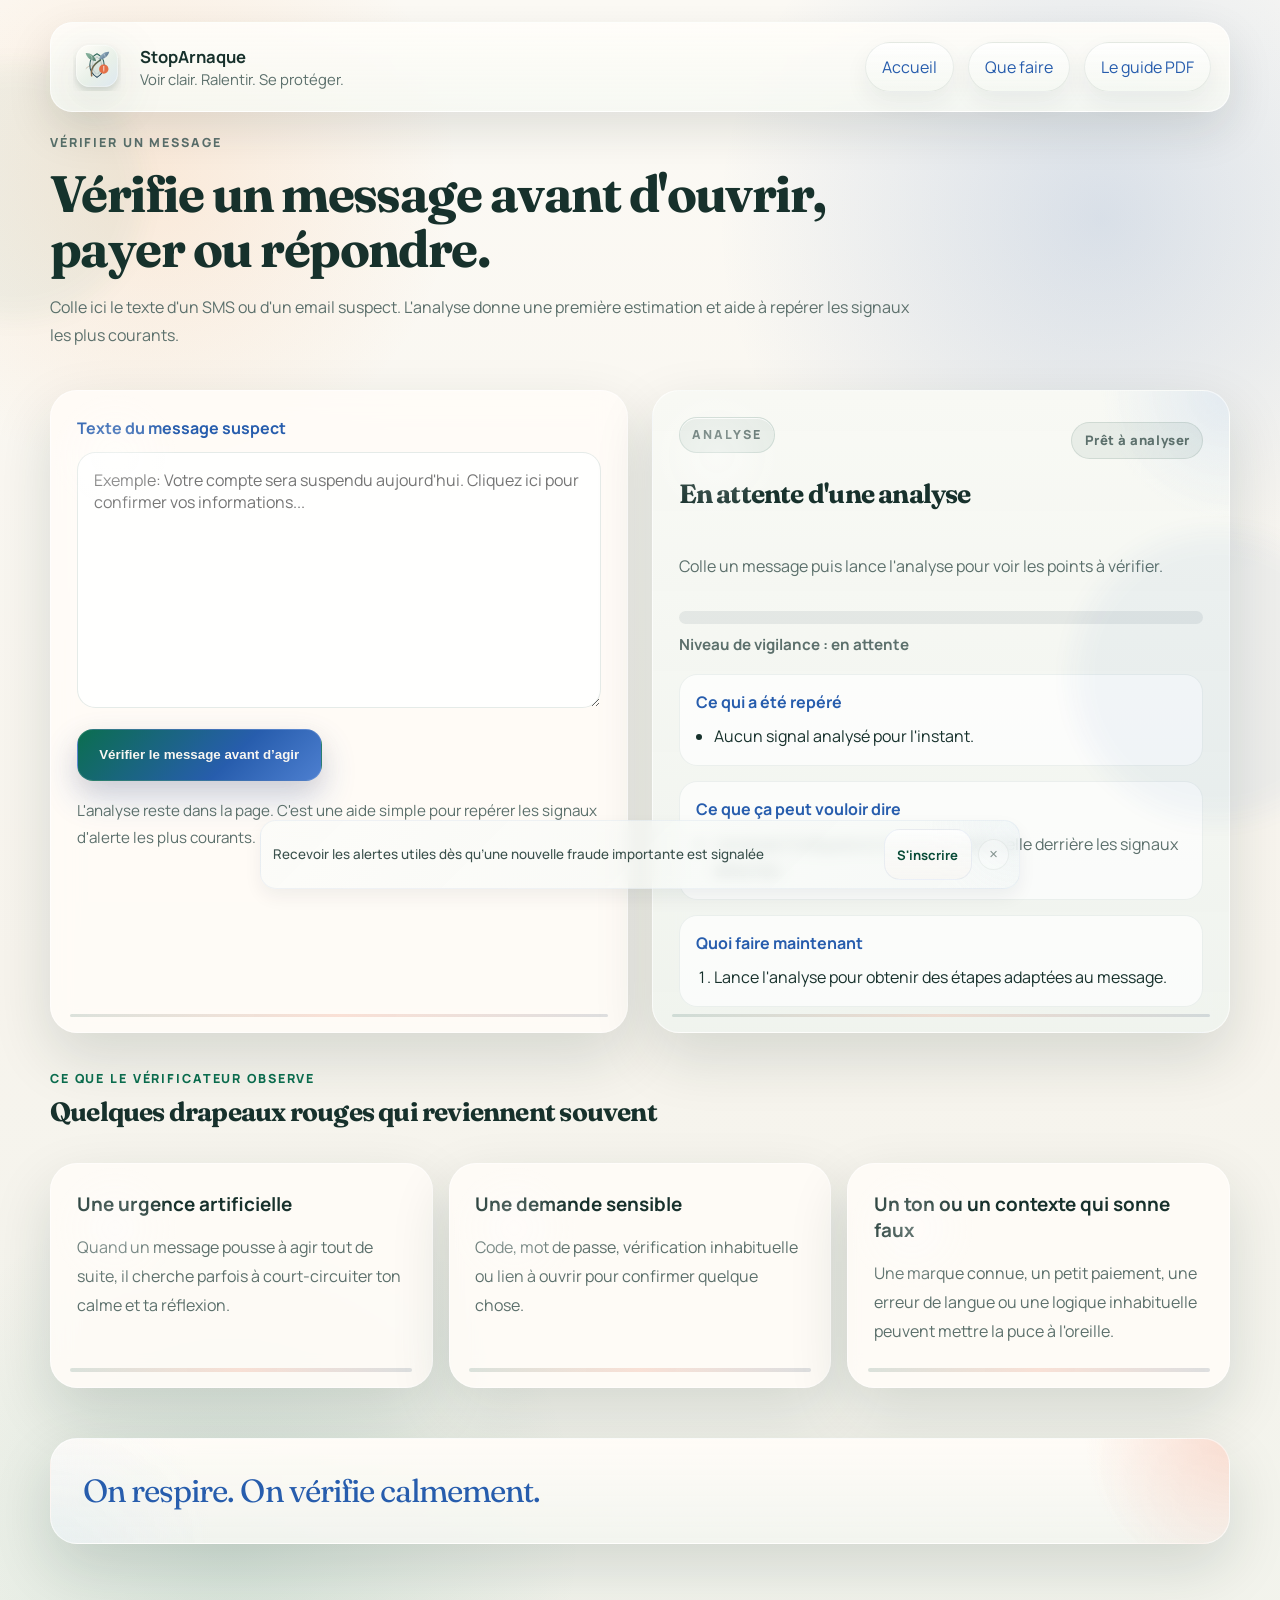
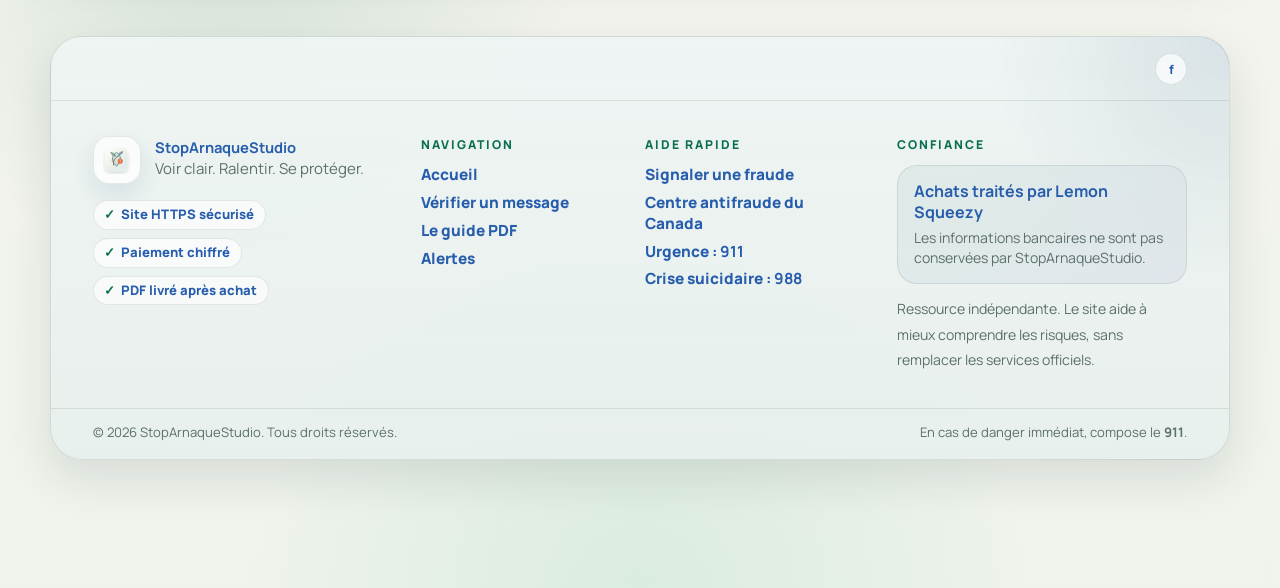
<file: verifier.html>
﻿<!DOCTYPE html>
<html lang="fr">
<head>
  <script async src="https://www.googletagmanager.com/gtag/js?id=G-NVW3DK84MT"></script>
  <script>
    window.dataLayer = window.dataLayer || [];
    function gtag(){dataLayer.push(arguments);}
    gtag('js', new Date());
    gtag('config', 'G-NVW3DK84MT');
  </script>
  <script type="text/javascript" src="//script.crazyegg.com/pages/scripts/0132/6571.js" async="async"></script>
  <meta charset="UTF-8">
  <meta name="viewport" content="width=device-width, initial-scale=1.0">
  <title>Vérifier un message | StopArnaque</title>
  <meta name="description" content="Une analyse simple des messages suspects pour repérer les signaux d'alerte.">
  <meta name="theme-color" content="#2d5a4b">
  <link rel="canonical" href="https://stoparnaquestudio.ca/verifier.html">
  <meta property="og:locale" content="fr_CA">
  <meta property="og:type" content="website">
  <meta property="og:site_name" content="StopArnaque">
  <meta property="og:title" content="Verifier un message | StopArnaque">
  <meta property="og:description" content="Colle un SMS ou un email suspect pour reperer les signaux d'alerte et ralentir avant d'agir.">
  <meta property="og:url" content="https://stoparnaquestudio.ca/verifier.html">
  <meta property="og:image" content="https://stoparnaquestudio.ca/stoparnaque-ad-landscape-1200x628.png?v=20260411c">
  <meta property="og:image:secure_url" content="https://stoparnaquestudio.ca/stoparnaque-ad-landscape-1200x628.png?v=20260411c">
  <meta property="og:image:width" content="1200">
  <meta property="og:image:height" content="628">
  <meta property="og:image:alt" content="StopArnaque aide a verifier un message suspect et a reperer les signaux d'alerte.">
  <meta name="twitter:card" content="summary_large_image">
  <meta name="twitter:title" content="Verifier un message | StopArnaque">
  <meta name="twitter:description" content="Colle un SMS ou un email suspect pour reperer les signaux d'alerte et ralentir avant d'agir.">
  <meta name="twitter:image" content="https://stoparnaquestudio.ca/stoparnaque-ad-landscape-1200x628.png?v=20260411c">
  <link rel="icon" type="image/svg+xml" href="assets/favicon.svg?v=20260411b">
  <link rel="shortcut icon" href="assets/favicon.svg?v=20260411b">
  <link rel="preconnect" href="https://fonts.googleapis.com">
  <link rel="preconnect" href="https://fonts.gstatic.com" crossorigin>
  <link href="https://fonts.googleapis.com/css2?family=Manrope:wght@400;500;700;800&family=Fraunces:opsz,wght@9..144,600;9..144,700&display=swap" rel="stylesheet">
  <link rel="stylesheet" href="styles.css?v=hero-fix-20260425a">
</head>
<body>
  <div class="site-shell">
    <header class="topbar">
      <a class="brand" href="index.html" aria-label="Accueil StopArnaque">
        <span class="brand-mark">
          <img class="brand-logo" src="assets/stoparnaque-mark.svg?v=20260411b" alt="Logo StopArnaque">
        </span>
        <span class="brand-copy">
          <strong>StopArnaque</strong>
          <span>Voir clair. Ralentir. Se protéger.</span>
        </span>
      </a>
      <nav class="nav">
        <a href="index.html">Accueil</a>
        <a href="agir.html">Que faire</a>
        <a href="premium.html">Le guide PDF</a>
      </nav>
    </header>

    <main class="page-main">
      <section class="page-hero">
        <p class="eyebrow">Vérifier un message</p>
        <h1>Vérifie un message avant d'ouvrir, payer ou répondre.</h1>
        <p>Colle ici le texte d'un SMS ou d'un email suspect. L'analyse donne une première estimation et aide à repérer les signaux les plus courants.</p>
      </section>

      <section class="analyzer-layout">
        <div class="panel analyzer-panel">
          <label class="field-label" for="messageInput">Texte du message suspect</label>
          <textarea id="messageInput" class="message-box" placeholder="Exemple: Votre compte sera suspendu aujourd'hui. Cliquez ici pour confirmer vos informations..."></textarea>
          <button id="analyzeButton" class="button button-primary" type="button">Vérifier le message avant d’agir</button>
          <p class="panel-note">L'analyse reste dans la page. C'est une aide simple pour repérer les signaux d'alerte les plus courants.</p>
        </div>

        <div class="panel result-panel" id="resultPanel" aria-live="polite">
          <div class="result-topline">
            <p class="result-kicker">Analyse</p>
            <p id="riskBadge" class="risk-badge risk-badge-neutral">Prêt à analyser</p>
          </div>
          <h2 id="riskTitle">En attente d'une analyse</h2>
          <p id="riskSummary">Colle un message puis lance l'analyse pour voir les points à vérifier.</p>

          <div class="result-score-wrap">
            <div class="result-score-bar" aria-hidden="true">
              <span id="riskScoreFill"></span>
            </div>
            <p id="riskScoreText" class="result-score-text">Niveau de vigilance : en attente</p>
          </div>

          <section class="result-section">
            <h3>Ce qui a été repéré</h3>
            <ul id="riskList" class="result-list">
              <li>Aucun signal analysé pour l'instant.</li>
            </ul>
          </section>

          <section class="result-section">
            <h3>Ce que ça peut vouloir dire</h3>
            <ul id="insightList" class="result-list result-list-soft">
              <li>L'analyse t'indiquera ici la logique habituelle derrière les signaux détectés.</li>
            </ul>
          </section>

          <section class="result-section">
            <h3>Quoi faire maintenant</h3>
            <ol id="actionList" class="result-actions">
              <li>Lance l'analyse pour obtenir des étapes adaptées au message.</li>
            </ol>
          </section>
        </div>
      </section>

      <section class="section">
        <div class="section-heading">
          <p class="eyebrow">Ce que le vérificateur observe</p>
          <h2>Quelques drapeaux rouges qui reviennent souvent</h2>
        </div>
        <div class="card-grid">
          <article class="info-card">
            <h3>Une urgence artificielle</h3>
            <p>Quand un message pousse à agir tout de suite, il cherche parfois à court-circuiter ton calme et ta réflexion.</p>
          </article>
          <article class="info-card">
            <h3>Une demande sensible</h3>
            <p>Code, mot de passe, vérification inhabituelle ou lien à ouvrir pour confirmer quelque chose.</p>
          </article>
          <article class="info-card">
            <h3>Un ton ou un contexte qui sonne faux</h3>
            <p>Une marque connue, un petit paiement, une erreur de langue ou une logique inhabituelle peuvent mettre la puce à l'oreille.</p>
          </article>
        </div>
      </section>

      <section class="section">
        <div class="quote-card">
          <p>On respire. On vérifie calmement.</p>
        </div>
      </section>
    </main>

    <footer class="footer trust-footer footer-compact">
      <div class="footer-socials" aria-label="Liens sociaux">
        <a href="https://www.facebook.com/StopArnaqueStudio" target="_blank" rel="noopener noreferrer" aria-label="Facebook StopArnaqueStudio">f</a>
      </div>
      <div class="footer-main">
        <section class="footer-brand">
          <div class="footer-brand-lockup">
            <img src="assets/stoparnaque-mark.svg" alt="" aria-hidden="true">
            <div>
              <strong>StopArnaqueStudio</strong>
              <p>Voir clair. Ralentir. Se protéger.</p>
            </div>
          </div>
          <div class="footer-trust-pills" aria-label="Repères de confiance">
            <span><b>✓</b> Site HTTPS sécurisé</span>
            <span><b>✓</b> Paiement chiffré</span>
            <span><b>✓</b> PDF livré après achat</span>
          </div>
        </section>

        <nav class="footer-col" aria-label="Navigation principale">
          <h2>Navigation</h2>
          <a href="index.html">Accueil</a>
          <a href="verifier.html">Vérifier un message</a>
          <a href="premium.html">Le guide PDF</a>
          <a href="alertes.html">Alertes</a>
        </nav>

        <nav class="footer-col" aria-label="Aide rapide">
          <h2>Aide rapide</h2>
          <a href="https://signalercyberetfraude.canada.ca/" target="_blank" rel="noopener noreferrer">Signaler une fraude</a>
          <a href="https://antifraudcentre-centreantifraude.ca/" target="_blank" rel="noopener noreferrer">Centre antifraude du Canada</a>
          <span>Urgence : <strong>911</strong></span>
          <span>Crise suicidaire : <strong>988</strong></span>
        </nav>

        <section class="footer-col footer-payment">
          <h2>Confiance</h2>
          <div class="footer-payment-card">
            <strong>Achats traités par Lemon Squeezy</strong>
            <p>Les informations bancaires ne sont pas conservées par StopArnaqueStudio.</p>
          </div>
          <p class="footer-note">Ressource indépendante. Le site aide à mieux comprendre les risques, sans remplacer les services officiels.</p>
        </section>
      </div>
      <div class="footer-bottom">
        <p>© 2026 StopArnaqueStudio. Tous droits réservés.</p>
        <p>En cas de danger immédiat, compose le <strong>911</strong>.</p>
      </div>
    </footer>
  </div>

  <script src="script.js?v=20260423d"></script>
</body>
</html>
</file>
<file: styles.css>
:root {
  --bg: #f7f4ed;
  --bg-deep: #e6efe8;
  --surface: rgba(255, 252, 248, 0.88);
  --surface-strong: rgba(255, 253, 250, 0.97);
  --ink: #17312c;
  --muted: #5c706c;
  --primary: #0b6e4f;
  --primary-deep: #084b37;
  --secondary: #275dad;
  --secondary-soft: #dce8fb;
  --accent: #f4a261;
  --accent-deep: #c56d34;
  --accent-soft: #f8dcc8;
  --gold: #78c6a3;
  --gold-soft: #e1f4ec;
  --wood: #6884c4;
  --blush: #f6e6dc;
  --sage: #dff0ea;
  --border: rgba(23, 49, 44, 0.12);
  --shadow: 0 24px 60px rgba(16, 39, 35, 0.14);
  --shadow-soft: 0 18px 45px rgba(16, 39, 35, 0.11);
  --shadow-strong: 0 28px 70px rgba(24, 48, 84, 0.2);
  --radius-large: 2rem;
}

* {
  box-sizing: border-box;
}

html {
  scroll-behavior: smooth;
}

body {
  position: relative;
  margin: 0;
  min-height: 100vh;
  font-family: "Manrope", sans-serif;
  color: var(--ink);
  background:
    radial-gradient(circle at 12% 8%, rgba(244, 162, 97, 0.18), transparent 19rem),
    radial-gradient(circle at 86% 10%, rgba(39, 93, 173, 0.16), transparent 24rem),
    radial-gradient(circle at 50% 100%, rgba(120, 198, 163, 0.17), transparent 24rem),
    radial-gradient(circle at 18% 70%, rgba(11, 110, 79, 0.12), transparent 22rem),
    linear-gradient(180deg, #fcfaf5 0%, var(--bg) 44%, #eef3ec 100%);
  overflow-x: hidden;
}

body::before,
body::after {
  content: "";
  position: fixed;
  inset: auto;
  border-radius: 999px;
  filter: blur(12px);
  pointer-events: none;
  opacity: 0.6;
}

body::before {
  top: 4rem;
  left: -7rem;
  width: 16rem;
  height: 16rem;
  background: rgba(11, 110, 79, 0.08);
}

body::after {
  right: -5rem;
  bottom: 5rem;
  width: 18rem;
  height: 18rem;
  background: rgba(39, 93, 173, 0.08);
}

a {
  color: inherit;
  text-decoration: none;
}

.site-shell {
  width: min(1180px, calc(100% - 2rem));
  margin: 0 auto;
  padding: 1rem 0 2.8rem;
}

.topbar {
  position: sticky;
  top: 0.8rem;
  z-index: 10;
  display: flex;
  align-items: center;
  justify-content: space-between;
  gap: 1rem;
  padding: 0.95rem 1.1rem;
  margin-top: 0.4rem;
  background:
    linear-gradient(180deg, rgba(255, 253, 249, 0.92), rgba(245, 248, 242, 0.84));
  border: 1px solid rgba(255, 255, 255, 0.72);
  border-radius: 1.4rem;
  backdrop-filter: blur(14px);
  box-shadow: 0 18px 46px rgba(26, 45, 37, 0.12);
}

.brand {
  display: inline-flex;
  align-items: center;
  gap: 0.9rem;
}

.brand-mark {
  display: grid;
  place-items: center;
  width: 3.55rem;
  height: 3.55rem;
  flex: 0 0 auto;
}

.brand-logo {
  display: block;
  width: 100%;
  height: auto;
  filter: drop-shadow(0 12px 24px rgba(31, 61, 51, 0.14));
}

.brand-copy {
  display: flex;
  flex-direction: column;
  gap: 0.12rem;
}

.brand-copy strong {
  font-size: 1.04rem;
}

.brand-copy span {
  color: var(--muted);
  font-size: 0.93rem;
}

.nav {
  display: flex;
  gap: 0.9rem;
  flex-wrap: wrap;
}

.nav a {
  padding: 0.8rem 1rem;
  border-radius: 999px;
  background:
    linear-gradient(180deg, rgba(255, 255, 255, 0.84), rgba(244, 247, 241, 0.72));
  border: 1px solid rgba(24, 50, 41, 0.08);
  color: var(--secondary);
  box-shadow: 0 10px 24px rgba(22, 40, 53, 0.06);
  transition: transform 180ms ease, background 180ms ease, border-color 180ms ease, box-shadow 180ms ease, color 180ms ease;
}

.nav a:hover,
.nav a:focus-visible {
  transform: translateY(-2px);
  background:
    linear-gradient(180deg, rgba(255, 255, 255, 0.96), rgba(247, 249, 244, 0.88));
  border-color: rgba(244, 162, 97, 0.28);
  box-shadow: 0 14px 28px rgba(22, 40, 53, 0.1);
  color: var(--primary-deep);
}

.nav a[href="alertes.html"] {
  background:
    linear-gradient(180deg, rgba(250, 233, 221, 0.96), rgba(250, 244, 241, 0.84));
  border-color: rgba(244, 162, 97, 0.24);
  color: var(--accent-deep);
}

.hero,
.split-section,
.analyzer-layout {
  display: grid;
  grid-template-columns: repeat(2, minmax(0, 1fr));
  gap: 1.5rem;
}

.hero {
  position: relative;
  isolation: isolate;
  align-items: center;
  gap: 2rem;
  min-height: 36rem;
  margin-top: 1.2rem;
  padding: 2.8rem 2.5rem;
  border-radius: 2.2rem;
  overflow: hidden;
  background: #f8f4ed;
  box-shadow: 0 32px 86px rgba(18, 39, 33, 0.16);
}

.hero::before {
  content: "";
  position: absolute;
  inset: -1.4rem;
  z-index: -4;
  border-radius: inherit;
  background: url("assets/forest-light-background.jpg") center / cover no-repeat;
  filter: blur(7px) saturate(1.02) brightness(0.9);
  transform: scale(1.05);
  opacity: 1;
  animation: forestBreath 22s ease-in-out infinite;
}

.hero::after {
  content: "";
  position: absolute;
  inset: 0;
  z-index: -3;
  border-radius: inherit;
  background:
    linear-gradient(90deg, rgba(255, 251, 245, 0.94) 0%, rgba(255, 251, 245, 0.84) 35%, rgba(255, 251, 245, 0.34) 58%, rgba(7, 41, 45, 0.58) 100%),
    radial-gradient(circle at 22% 18%, rgba(244, 162, 97, 0.2), transparent 18rem),
    radial-gradient(circle at 84% 74%, rgba(39, 93, 173, 0.38), transparent 25rem);
  animation: mistGlow 18s ease-in-out infinite;
}

.hero-impact::before {
  transform: scale(1.05);
}

.hero-impact .hero-copy {
  position: relative;
  z-index: 2;
  padding: 1.45rem 1.55rem;
  margin: -0.7rem 0;
}

.hero-impact .hero-copy::before {
  content: "";
  position: absolute;
  inset: 0;
  z-index: -1;
  border-radius: 1.8rem;
  background: linear-gradient(180deg, rgba(255, 253, 249, 0.74), rgba(255, 253, 249, 0.44));
  border: 1px solid rgba(255, 255, 255, 0.48);
  box-shadow: inset 0 1px 0 rgba(255, 255, 255, 0.28);
  backdrop-filter: blur(8px);
}

.hero-impact .hero-visual {
  position: relative;
  z-index: 2;
}

.hero-seal {
  display: inline-flex;
  align-items: center;
  gap: 0.75rem;
  margin-bottom: 1rem;
  padding: 0.45rem 0.8rem 0.45rem 0.5rem;
  border-radius: 999px;
  background:
    linear-gradient(180deg, rgba(255, 251, 246, 0.9), rgba(246, 249, 242, 0.82));
  border: 1px solid rgba(45, 90, 75, 0.12);
  box-shadow: 0 16px 32px rgba(31, 61, 51, 0.08);
  width: fit-content;
}

.hero-seal img {
  width: 2.75rem;
  height: auto;
  flex: 0 0 auto;
}

.hero-seal span {
  color: var(--primary-deep);
  font-weight: 700;
  letter-spacing: 0.02em;
}

.hero-copy,
.hero-visual,
.stats article,
.info-card,
.method-card,
.example-card,
.habit-card,
.faq-card,
.panel,
.step-card,
.quote-card {
  animation: rise 700ms ease both;
}

.hero-visual {
  animation-delay: 120ms;
}

.hero-copy {
  display: flex;
  flex-direction: column;
  justify-content: center;
  max-width: 34rem;
}

.stats article:nth-child(2),
.info-card:nth-child(2),
.step-card:nth-child(2) {
  animation-delay: 90ms;
}

.stats article:nth-child(3),
.info-card:nth-child(3),
.step-card:nth-child(3) {
  animation-delay: 180ms;
}

.hero-copy h1,
.page-hero h1,
.section-heading h2,
.panel h2,
.step-card h2,
.quote-card p {
  margin: 0;
  font-family: "Fraunces", serif;
  letter-spacing: -0.03em;
  line-height: 1.08;
}

.hero-copy h1 {
  font-size: clamp(3.05rem, 4.6vw, 5.45rem);
  max-width: 13ch;
  text-wrap: pretty;
  background: linear-gradient(135deg, var(--ink) 0%, var(--secondary) 42%, var(--accent-deep) 100%);
  -webkit-background-clip: text;
  background-clip: text;
  color: transparent;
}

.hero-text,
.hero-card p,
.page-hero p,
.panel p,
.panel-note,
.info-card p,
.step-card p,
.stats article p,
.footer p {
  color: var(--muted);
  line-height: 1.8;
}

.hero-text {
  max-width: 34rem;
  font-size: 1.08rem;
}

.eyebrow,
.card-tag,
.card-kicker,
.result-kicker {
  margin: 0 0 0.7rem;
  font-size: 0.78rem;
  font-weight: 800;
  text-transform: uppercase;
  letter-spacing: 0.15em;
  color: var(--primary);
}

.card-tag,
.card-kicker,
.result-kicker {
  display: inline-flex;
  align-items: center;
  width: fit-content;
  min-height: 2rem;
  padding: 0.38rem 0.8rem;
  border-radius: 999px;
  background: rgba(31, 90, 76, 0.08);
  border: 1px solid rgba(31, 90, 76, 0.12);
  box-shadow: inset 0 1px 0 rgba(255, 255, 255, 0.74);
}

.hero-actions {
  display: flex;
  gap: 0.9rem;
  flex-wrap: wrap;
  margin: 0 0 1.05rem;
}

.hero-actions .button {
  min-height: 3.5rem;
  padding-inline: 1.45rem;
  position: relative;
  padding-right: 1.7rem;
}

.hero-actions .button::after {
  content: "→";
  margin-left: 0.55rem;
  font-size: 1rem;
  line-height: 1;
}

.hero-actions-wrap {
  display: grid;
  justify-items: start;
  gap: 0.65rem;
  margin: 1.05rem 0 0;
}

.hero-helper,
.hero-trust {
  margin: 0;
  max-width: 34rem;
  color: rgba(73, 92, 99, 0.92);
  font-size: 0.98rem;
  line-height: 1.6;
}

.hero-helper a {
  color: var(--primary);
  font-weight: 700;
}

.hero-trust {
  color: rgba(31, 61, 51, 0.82);
  font-size: 0.92rem;
}

.hero-action-label {
  margin: 0;
  padding: 0.45rem 0.85rem;
  border-radius: 999px;
  background: linear-gradient(180deg, rgba(252, 236, 224, 0.98), rgba(255, 247, 242, 0.94));
  border: 1px solid rgba(244, 162, 97, 0.2);
  color: var(--accent-deep);
  font-size: 0.76rem;
  font-weight: 800;
  letter-spacing: 0.12em;
  text-transform: uppercase;
  box-shadow: 0 10px 24px rgba(197, 109, 52, 0.12);
}

.hero-thoughts {
  display: flex;
  flex-wrap: wrap;
  gap: 0.7rem;
  margin: 0 0 1.2rem;
}

.thought-bubble {
  position: relative;
  display: inline-flex;
  align-items: center;
  min-height: 2.75rem;
  padding: 0.68rem 1rem;
  border-radius: 1.2rem;
  border: 1px solid rgba(255, 255, 255, 0.7);
  box-shadow: 0 14px 30px rgba(20, 35, 44, 0.1);
  font-size: 0.95rem;
  font-weight: 700;
  line-height: 1.25;
}

.thought-bubble::after {
  content: "";
  position: absolute;
  left: 1.05rem;
  bottom: -0.35rem;
  width: 0.92rem;
  height: 0.92rem;
  border-radius: 0 0 0.3rem 0.85rem;
  transform: rotate(22deg);
  border-left: 1px solid rgba(255, 255, 255, 0.62);
  border-bottom: 1px solid rgba(255, 255, 255, 0.62);
}

.thought-bubble-emerald {
  background: linear-gradient(180deg, rgba(227, 246, 238, 0.98), rgba(241, 250, 246, 0.94));
  color: var(--primary-deep);
}

.thought-bubble-emerald::after {
  background: rgba(236, 248, 242, 0.96);
}

.thought-bubble-cobalt {
  background: linear-gradient(180deg, rgba(230, 239, 255, 0.98), rgba(243, 248, 255, 0.94));
  color: #1f4c90;
}

.thought-bubble-cobalt::after {
  background: rgba(238, 245, 255, 0.96);
}

.thought-bubble-peach {
  background: linear-gradient(180deg, rgba(252, 236, 224, 0.98), rgba(255, 245, 238, 0.94));
  color: var(--accent-deep);
}

.thought-bubble-peach::after {
  background: rgba(255, 244, 235, 0.96);
}

.button {
  display: inline-flex;
  align-items: center;
  justify-content: center;
  min-height: 3.3rem;
  padding: 0.95rem 1.35rem;
  border-radius: 1rem;
  border: 1px solid transparent;
  font-weight: 800;
  transition: transform 180ms ease, box-shadow 180ms ease, border-color 180ms ease, filter 180ms ease, background 180ms ease;
}

.button:hover,
.button:focus-visible {
  transform: translateY(-2px);
  filter: saturate(1.04);
}

.button-primary {
  color: #f8f6f1;
  background: linear-gradient(135deg, var(--primary) 0%, var(--secondary) 62%, #4d7fd0 100%);
  border-color: rgba(255, 255, 255, 0.12);
  box-shadow: 0 16px 34px rgba(39, 93, 173, 0.24), 0 8px 20px rgba(244, 162, 97, 0.14);
}

.button-secondary {
  background: linear-gradient(180deg, rgba(255, 255, 255, 0.92), rgba(247, 245, 241, 0.8));
  border-color: rgba(39, 93, 173, 0.16);
  color: var(--primary-deep);
  box-shadow: 0 12px 26px rgba(22, 40, 53, 0.08);
}

body.has-floating-newsletter {
  padding-bottom: 5.2rem;
}

.global-newsletter-bar {
  position: fixed;
  left: 50%;
  bottom: 0.7rem;
  z-index: 30;
  width: min(760px, calc(100% - 1.8rem));
  transform: translateX(-50%);
  display: flex;
  align-items: center;
  justify-content: space-between;
  gap: 0.6rem;
  padding: 0.5rem 0.62rem 0.5rem 0.74rem;
  background:
    radial-gradient(circle at top right, rgba(225, 235, 247, 0.24), transparent 6rem),
    linear-gradient(135deg, rgba(251, 252, 249, 0.72), rgba(244, 248, 245, 0.7));
  border: 1px solid rgba(39, 93, 173, 0.06);
  border-radius: 1rem;
  box-shadow: 0 8px 18px rgba(22, 40, 53, 0.06);
  backdrop-filter: blur(7px);
}

.global-newsletter-copy {
  min-width: 0;
}

.global-newsletter-pill {
  display: none;
}

.global-newsletter-copy p {
  margin: 0;
  font-size: 0.84rem;
  font-weight: 500;
  line-height: 1.3;
  color: rgba(23, 49, 44, 0.84);
}

.global-newsletter-actions {
  display: flex;
  align-items: center;
  gap: 0.4rem;
  flex: 0 0 auto;
}

.global-newsletter-actions .button {
  min-height: 2.1rem;
  padding-inline: 0.78rem;
  font-size: 0.82rem;
  font-weight: 700;
  color: var(--primary-deep);
  background: linear-gradient(180deg, rgba(255, 255, 255, 0.76), rgba(247, 245, 241, 0.68));
  border-color: rgba(39, 93, 173, 0.08);
  box-shadow: none;
}

.global-newsletter-dismiss {
  display: inline-flex;
  align-items: center;
  justify-content: center;
  width: 1.95rem;
  height: 1.95rem;
  padding: 0;
  border: 1px solid rgba(23, 49, 44, 0.06);
  border-radius: 999px;
  background: rgba(255, 255, 255, 0.3);
  color: rgba(92, 112, 108, 0.76);
  font-size: 0.92rem;
  line-height: 1;
  cursor: pointer;
  transition: transform 180ms ease, background 180ms ease, border-color 180ms ease, color 180ms ease;
}

.global-newsletter-dismiss:hover,
.global-newsletter-dismiss:focus-visible {
  transform: translateY(-2px);
  background: rgba(255, 255, 255, 0.9);
  border-color: rgba(39, 93, 173, 0.16);
  color: var(--primary-deep);
}

.resource-actions {
  display: flex;
  flex-wrap: wrap;
  gap: 0.85rem;
  margin-top: 1rem;
}

.resource-actions .button {
  min-height: 3.2rem;
}

.source-note {
  margin-top: 1rem;
  color: var(--muted);
  line-height: 1.75;
}

.hero-points,
.simple-list,
.checklist {
  margin: 0;
  padding-left: 1.15rem;
  line-height: 1.85;
}

.hero-glance {
  display: flex;
  flex-wrap: wrap;
  gap: 0.65rem;
  margin-top: 0.2rem;
}

.hero-glance span {
  display: inline-flex;
  align-items: center;
  min-height: 2.5rem;
  padding: 0.5rem 0.9rem;
  border-radius: 999px;
  background: rgba(255, 252, 247, 0.92);
  border: 1px solid rgba(45, 90, 75, 0.12);
  color: var(--secondary);
  font-weight: 800;
  letter-spacing: 0.02em;
  box-shadow: 0 14px 30px rgba(28, 52, 45, 0.09);
}

.hero-glance span:nth-child(1) {
  background: linear-gradient(180deg, rgba(235, 247, 241, 0.94), rgba(248, 251, 247, 0.9));
}

.hero-glance span:nth-child(2) {
  background: linear-gradient(180deg, rgba(227, 238, 255, 0.96), rgba(248, 251, 247, 0.9));
}

.hero-glance span:nth-child(3) {
  background: linear-gradient(180deg, rgba(252, 237, 225, 0.98), rgba(250, 247, 242, 0.9));
  color: var(--accent-deep);
}

.hero-visual {
  position: relative;
  display: flex;
  align-items: center;
  justify-content: flex-end;
  min-height: 29.5rem;
}

.hero-visual-frame {
  position: relative;
  width: min(100%, 36rem);
  min-height: 29.5rem;
}

.hero-visual-frame::before {
  content: "";
  position: absolute;
  inset: 2rem 1rem 2rem 6rem;
  border-radius: 2.3rem;
  background:
    radial-gradient(circle at 22% 30%, rgba(45, 90, 75, 0.22), transparent 36%),
    radial-gradient(circle at 76% 72%, rgba(33, 60, 90, 0.18), transparent 34%),
    radial-gradient(circle at 66% 22%, rgba(227, 111, 71, 0.18), transparent 26%),
    linear-gradient(180deg, rgba(255, 255, 255, 0.14), rgba(255, 255, 255, 0.02));
  filter: blur(0.3px);
  opacity: 0.9;
}

.hero-window {
  position: relative;
  z-index: 1;
  width: min(100%, 29.5rem);
  padding: 0.9rem;
  border-radius: 2rem;
  background: linear-gradient(180deg, rgba(255, 252, 247, 0.96), rgba(242, 246, 239, 0.92));
  border: 1px solid rgba(255, 255, 255, 0.62);
  box-shadow: 0 28px 60px rgba(29, 63, 52, 0.18);
  backdrop-filter: blur(14px);
}

.hero-window-bar {
  display: flex;
  align-items: center;
  justify-content: space-between;
  gap: 0.85rem;
}

.hero-window-dots {
  display: flex;
  gap: 0.35rem;
}

.hero-window-dots span {
  width: 0.56rem;
  height: 0.56rem;
  border-radius: 50%;
}

.hero-window-dots span:nth-child(1) {
  background: linear-gradient(145deg, rgba(227, 111, 71, 0.96), rgba(184, 78, 48, 0.9));
}

.hero-window-dots span:nth-child(2) {
  background: linear-gradient(145deg, rgba(213, 167, 96, 0.96), rgba(166, 118, 54, 0.88));
}

.hero-window-dots span:nth-child(3) {
  background: linear-gradient(145deg, rgba(31, 90, 76, 0.96), rgba(28, 54, 87, 0.86));
}

.hero-window-address {
  min-height: 2.3rem;
  padding: 0.45rem 0.85rem;
  border-radius: 999px;
  background: rgba(255, 255, 255, 0.82);
  border: 1px solid rgba(45, 90, 75, 0.1);
  color: var(--secondary);
  font-size: 0.88rem;
  font-weight: 800;
}

.hero-window-body {
  display: grid;
  grid-template-columns: minmax(0, 1.12fr) minmax(11rem, 0.82fr);
  gap: 1rem;
  margin-top: 1rem;
}

.hero-panel {
  position: relative;
  overflow: hidden;
  min-height: 100%;
  padding: 1.2rem;
  border-radius: 1.5rem;
  border: 1px solid rgba(255, 255, 255, 0.58);
}

.hero-panel::before {
  content: "";
  position: absolute;
  inset: 0 auto auto 0;
  width: 7.5rem;
  height: 7.5rem;
  background: radial-gradient(circle, rgba(255, 255, 255, 0.42), transparent 70%);
  pointer-events: none;
}

.hero-panel-alert {
  background:
    radial-gradient(circle at top right, rgba(248, 220, 200, 0.88), transparent 9rem),
    radial-gradient(circle at bottom left, rgba(224, 236, 255, 0.26), transparent 8rem),
    linear-gradient(180deg, rgba(255, 248, 243, 0.98), rgba(247, 246, 240, 0.92));
}

.hero-panel-safe {
  display: grid;
  align-content: center;
  justify-items: center;
  text-align: center;
  background:
    radial-gradient(circle at top left, rgba(224, 236, 255, 0.88), transparent 8rem),
    radial-gradient(circle at bottom right, rgba(223, 241, 233, 0.38), transparent 8rem),
    linear-gradient(180deg, rgba(246, 250, 248, 0.98), rgba(237, 244, 246, 0.92));
}

.hero-panel-tag {
  margin: 0 0 0.6rem;
  color: var(--primary);
  font-size: 0.74rem;
  font-weight: 800;
  letter-spacing: 0.16em;
  text-transform: uppercase;
}

.hero-panel h2 {
  margin: 0;
  font-family: "Fraunces", serif;
  font-size: clamp(1.35rem, 1.85vw, 1.8rem);
  line-height: 1.08;
  letter-spacing: -0.03em;
  max-width: 12ch;
}

.hero-mini-list {
  display: grid;
  gap: 0.65rem;
  list-style: none;
  margin: 1rem 0 0;
  padding: 0;
}

.hero-mini-list li {
  display: flex;
  align-items: center;
  gap: 0.6rem;
  min-height: auto;
  padding: 0.3rem 0 0.7rem;
  border-radius: 0;
  background: transparent;
  border-left: 0;
  border-bottom: 1px dashed rgba(28, 54, 87, 0.16);
  color: var(--primary-deep);
  font-weight: 800;
  font-size: 1rem;
  line-height: 1.45;
}

.hero-mini-list li::before {
  content: "";
  width: 0.62rem;
  height: 0.62rem;
  flex: 0 0 auto;
  border-radius: 50%;
  background: linear-gradient(145deg, var(--accent), var(--primary));
  box-shadow: 0 0 0 0.22rem rgba(227, 111, 71, 0.08);
}

.hero-mini-list li:last-child {
  padding-bottom: 0.1rem;
  border-bottom: 0;
}

.hero-shield-ring {
  display: grid;
  place-items: center;
  width: 8.5rem;
  height: 8.5rem;
  margin-bottom: 0.95rem;
  border-radius: 2rem;
  background:
    radial-gradient(circle at top left, rgba(255, 255, 255, 0.78), transparent 46%),
    linear-gradient(180deg, rgba(255, 252, 247, 0.98), rgba(219, 229, 239, 0.8));
  box-shadow: inset 0 1px 0 rgba(255, 255, 255, 0.72), 0 18px 40px rgba(33, 60, 90, 0.16);
}

.hero-shield-ring img {
  width: 5rem;
  height: auto;
  filter: drop-shadow(0 18px 22px rgba(31, 61, 51, 0.12));
}

.hero-panel-caption {
  margin: 0;
  max-width: 14ch;
  color: var(--secondary);
  font-weight: 800;
  line-height: 1.55;
}

.hero-phone {
  position: absolute;
  right: 0.9rem;
  bottom: -0.15rem;
  z-index: 2;
  width: 11.35rem;
  padding: 0.75rem;
  border-radius: 2.2rem;
  background:
    radial-gradient(circle at top left, rgba(255, 255, 255, 0.12), transparent 42%),
    radial-gradient(circle at 74% 18%, rgba(227, 111, 71, 0.26), transparent 22%),
    linear-gradient(180deg, #2b5649, #213c5a);
  border: 1px solid rgba(255, 255, 255, 0.14);
  box-shadow: 0 28px 55px rgba(22, 44, 40, 0.24);
  transform: rotate(7deg);
}

.hero-phone-notch {
  width: 4.8rem;
  height: 0.56rem;
  margin: 0 auto 0.85rem;
  border-radius: 999px;
  background: rgba(237, 243, 242, 0.92);
}

.hero-phone-screen {
  display: grid;
  gap: 0.85rem;
  padding: 1rem 0.95rem;
  border-radius: 1.4rem;
  background:
    radial-gradient(circle at top left, rgba(255, 255, 255, 0.18), transparent 38%),
    linear-gradient(180deg, rgba(255, 255, 255, 0.12), rgba(255, 255, 255, 0.06));
}

.hero-phone-pill {
  display: inline-flex;
  width: fit-content;
  min-height: 2rem;
  padding: 0.35rem 0.68rem;
  border-radius: 999px;
  background: rgba(255, 255, 255, 0.14);
  color: rgba(247, 250, 248, 0.96);
  font-size: 0.73rem;
  font-weight: 800;
  letter-spacing: 0.08em;
  text-transform: uppercase;
}

.hero-phone-message {
  margin: 0;
  color: rgba(248, 251, 249, 0.96);
  font-size: 0.96rem;
  font-weight: 700;
  line-height: 1.48;
}

.hero-phone-score {
  display: flex;
  align-items: center;
  justify-content: space-between;
  gap: 0.75rem;
  min-height: 3rem;
  padding: 0.75rem 0.8rem;
  border-radius: 1rem;
  background: rgba(255, 255, 255, 0.12);
  border: 1px solid rgba(255, 255, 255, 0.12);
}

.hero-phone-score span {
  color: rgba(245, 249, 248, 0.86);
  font-size: 0.84rem;
}

.hero-phone-score strong {
  color: #fff;
  font-size: 0.9rem;
}

.hero-card,
.panel,
.info-card,
.method-card,
.example-card,
.habit-card,
.faq-card,
.step-card,
.stats article,
.quote-card {
  position: relative;
  overflow: hidden;
  padding: 1.6rem;
  background: var(--surface);
  border: 1px solid rgba(255, 255, 255, 0.58);
  border-radius: 1.7rem;
  backdrop-filter: blur(14px);
  box-shadow: var(--shadow);
  transition: transform 180ms ease, box-shadow 180ms ease, border-color 180ms ease, background 180ms ease;
}

.hero-card::before,
.panel::before,
.info-card::before,
.method-card::before,
.example-card::before,
.habit-card::before,
.step-card::before {
  content: "";
  position: absolute;
  inset: 0 auto auto 0;
  width: 8rem;
  height: 8rem;
  background: radial-gradient(circle, rgba(255, 255, 255, 0.35), transparent 70%);
  pointer-events: none;
}

.hero-card::after,
.panel::after,
.info-card::after,
.method-card::after,
.example-card::after,
.habit-card::after,
.step-card::after {
  content: "";
  position: absolute;
  inset: auto 1.2rem 0.95rem;
  height: 0.22rem;
  border-radius: 999px;
  background: linear-gradient(90deg, rgba(31, 90, 76, 0.22), rgba(227, 111, 71, 0.26), rgba(28, 54, 87, 0.2));
  opacity: 0.72;
  pointer-events: none;
}

.panel:hover,
.info-card:hover,
.method-card:hover,
.example-card:hover,
.habit-card:hover,
.faq-card:hover,
.step-card:hover,
.stats article:hover,
.quote-card:hover {
  transform: translateY(-4px);
  box-shadow: var(--shadow-strong);
}

.hero-card {
  padding: 2rem;
  background:
    radial-gradient(circle at top right, rgba(223, 233, 222, 0.65), transparent 9rem),
    linear-gradient(180deg, rgba(255, 253, 248, 0.98), rgba(244, 247, 239, 0.95));
}

.hero-card h2,
.panel h2,
.section-heading h2,
.step-card h2 {
  font-size: clamp(1.65rem, 2vw, 2.35rem);
  margin-bottom: 0.75rem;
}

.stats {
  display: grid;
  grid-template-columns: repeat(3, minmax(0, 1fr));
  gap: 1rem;
  margin-bottom: 2rem;
}

.stat-number {
  display: inline-block;
  margin-bottom: 0.85rem;
  font-family: "Fraunces", serif;
  font-size: 1.9rem;
  color: var(--secondary);
}

.fraud-impact-stats {
  margin-bottom: 0;
}

.fraud-impact-stats article {
  min-height: 100%;
}

.stat-label {
  margin: 0 0 0.55rem;
  font-size: 0.82rem;
  font-weight: 800;
  text-transform: uppercase;
  letter-spacing: 0.12em;
  color: var(--primary-deep);
}

.fraud-impact-stats .stat-number {
  margin-bottom: 0.5rem;
  font-size: clamp(2.45rem, 4vw, 3.35rem);
}

.stat-context {
  margin: 0;
  font-size: 0.95rem;
  font-weight: 700;
  color: var(--ink);
}

.stats article:nth-child(1) {
  background:
    radial-gradient(circle at top right, rgba(217, 233, 223, 0.84), transparent 9rem),
    linear-gradient(180deg, rgba(252, 252, 249, 0.98), rgba(241, 247, 239, 0.94));
}

.stats article:nth-child(2) {
  background:
    radial-gradient(circle at top right, rgba(247, 210, 196, 0.84), transparent 9rem),
    linear-gradient(180deg, rgba(255, 251, 248, 0.99), rgba(248, 241, 237, 0.95));
}

.stats article:nth-child(3) {
  background:
    radial-gradient(circle at top right, rgba(218, 231, 243, 0.86), transparent 9rem),
    linear-gradient(180deg, rgba(251, 252, 249, 0.99), rgba(240, 245, 249, 0.95));
}

.stats article:nth-child(1) .stat-number {
  color: var(--primary);
}

.stats article:nth-child(2) .stat-number {
  color: var(--accent-deep);
}

.stats article:nth-child(3) .stat-number {
  color: var(--secondary);
}

.section,
.page-main {
  display: grid;
  gap: 1.5rem;
}

.home-main {
  display: grid;
  gap: 0.8rem;
}

.section {
  padding: 0.8rem 0;
}

.fraud-impact-section {
  padding-top: 0.1rem;
}

.home-section,
.home-stats {
  position: relative;
  isolation: isolate;
}

.home-ornament::before,
.home-ornament::after {
  content: "";
  position: absolute;
  pointer-events: none;
  z-index: -1;
  background-repeat: no-repeat;
  background-size: contain;
}

.home-ornament-left::before {
  top: -1.3rem;
  left: -5.4rem;
  width: 15rem;
  height: 8.2rem;
  background-image: url("assets/branch-fine.svg");
  opacity: 0.34;
  transform: rotate(-10deg);
  transform-origin: 18% 72%;
  animation: branchSwayLeft 19s ease-in-out infinite;
}

.home-ornament-left::after {
  right: -1.8rem;
  bottom: -1.6rem;
  width: 9.5rem;
  height: 5.2rem;
  background-image: url("assets/leaf-drift.svg");
  opacity: 0.22;
  transform: rotate(9deg);
  transform-origin: 70% 40%;
  animation: leafFloatA 16s ease-in-out infinite;
}

.home-ornament-right::before {
  top: -2rem;
  right: -5.6rem;
  width: 15rem;
  height: 8.2rem;
  background-image: url("assets/branch-fine.svg");
  opacity: 0.3;
  transform: scaleX(-1) rotate(-6deg);
  transform-origin: 82% 72%;
  animation: branchSwayRight 20s ease-in-out infinite;
}

.home-ornament-right::after {
  left: -2.2rem;
  bottom: -1.9rem;
  width: 10rem;
  height: 5.8rem;
  background-image: url("assets/leaf-drift.svg");
  opacity: 0.2;
  transform: rotate(-10deg);
  transform-origin: 36% 60%;
  animation: leafFloatB 17s ease-in-out infinite;
}

.home-ornament-center::before {
  top: -2.2rem;
  left: 50%;
  width: 13rem;
  height: 7rem;
  background-image: url("assets/branch-fine.svg");
  opacity: 0.24;
  transform: translateX(-50%) scale(0.82);
  transform-origin: 50% 72%;
  animation: branchSwayCenter 22s ease-in-out infinite;
}

.home-ornament-center::after {
  right: -2rem;
  bottom: -1.5rem;
  width: 10rem;
  height: 5.8rem;
  background-image: url("assets/leaf-drift.svg");
  opacity: 0.2;
  transform: rotate(12deg);
  transform-origin: 70% 48%;
  animation: leafFloatC 18s ease-in-out infinite;
}

.home-ornament-soft::before,
.home-ornament-soft::after {
  opacity: 0.18;
}

.section-heading {
  max-width: 48rem;
}

.card-grid,
.steps-grid,
.method-grid,
.example-grid,
.protection-grid,
.habit-grid,
.faq-grid {
  display: grid;
  gap: 1rem;
}

.card-grid,
.steps-grid,
.method-grid,
.example-grid {
  grid-template-columns: repeat(3, minmax(0, 1fr));
}

.protection-grid,
.habit-grid,
.faq-grid {
  grid-template-columns: repeat(2, minmax(0, 1fr));
}

.info-card h3 {
  margin-top: 0.1rem;
  margin-bottom: 0.55rem;
  font-size: 1.18rem;
}

.info-card-wide {
  grid-column: 1 / -1;
}

.method-card,
.example-card,
.habit-card,
.faq-card,
.protection-card {
  padding: 1.55rem;
  background: var(--surface);
  border: 1px solid rgba(255, 255, 255, 0.58);
  border-radius: 1.6rem;
  backdrop-filter: blur(14px);
  box-shadow: var(--shadow);
}

.method-card h3,
.example-card h3,
.habit-card h3,
.protection-card h3 {
  margin: 0.2rem 0 0.55rem;
  font-size: 1.14rem;
}

.method-card p,
.example-card p,
.habit-card p,
.faq-card p,
.protection-card p {
  color: var(--muted);
  line-height: 1.78;
}

.info-card .simple-list {
  margin-bottom: 0.95rem;
}

.protection-card {
  position: relative;
  overflow: hidden;
}

.protection-card::before {
  content: "";
  position: absolute;
  inset: 0 auto auto 0;
  width: 7rem;
  height: 7rem;
  background: radial-gradient(circle, rgba(255, 255, 255, 0.3), transparent 70%);
  pointer-events: none;
}

.protection-card-wide {
  grid-column: 1 / -1;
}

.method-step {
  display: inline-grid;
  place-items: center;
  min-width: 3rem;
  height: 2rem;
  padding: 0 0.75rem;
  border-radius: 999px;
  background: rgba(45, 90, 75, 0.1);
  color: var(--primary);
  font-size: 0.84rem;
  font-weight: 800;
  letter-spacing: 0.08em;
}

.example-card {
  background:
    radial-gradient(circle at top right, rgba(218, 231, 243, 0.7), transparent 8rem),
    radial-gradient(circle at bottom left, rgba(247, 210, 196, 0.28), transparent 8rem),
    linear-gradient(180deg, rgba(250, 251, 247, 0.98), rgba(240, 243, 248, 0.94));
}

.message-sample {
  margin: 0.2rem 0 0.9rem;
  padding: 1rem 1rem 0.95rem;
  border-radius: 1.2rem;
  background: rgba(255, 255, 255, 0.6);
  border: 1px solid rgba(33, 60, 90, 0.08);
  color: var(--secondary);
  font-family: "Fraunces", serif;
  font-size: 1.02rem;
  line-height: 1.45;
}

.habit-card {
  background:
    radial-gradient(circle at top right, rgba(223, 233, 222, 0.66), transparent 7rem),
    radial-gradient(circle at bottom left, rgba(213, 167, 96, 0.16), transparent 8rem),
    linear-gradient(180deg, rgba(250, 251, 247, 0.98), rgba(243, 247, 240, 0.95));
}

.faq-card {
  margin: 0;
}

.faq-helper {
  margin: 0.55rem 0 0;
  color: var(--muted);
  font-size: 0.98rem;
  line-height: 1.6;
}

.faq-card summary {
  list-style: none;
  cursor: pointer;
  font-weight: 800;
  color: var(--secondary);
  line-height: 1.5;
}

.faq-card summary::-webkit-details-marker {
  display: none;
}

.faq-card[open] {
  background:
    radial-gradient(circle at top right, rgba(239, 230, 223, 0.6), transparent 8rem),
    linear-gradient(180deg, rgba(255, 252, 247, 0.99), rgba(244, 247, 241, 0.95));
}

.faq-card p {
  margin: 0.9rem 0 0;
}

.accent-card {
  background:
    radial-gradient(circle at top right, rgba(248, 220, 200, 0.92), transparent 8rem),
    radial-gradient(circle at bottom left, rgba(224, 236, 255, 0.18), transparent 8rem),
    linear-gradient(180deg, rgba(255, 246, 241, 0.98), rgba(244, 248, 243, 0.94));
}

.text-link {
  display: inline-flex;
  margin-top: 0.75rem;
  color: var(--secondary);
  font-weight: 800;
  text-decoration: underline;
  text-decoration-color: rgba(227, 111, 71, 0.34);
  text-underline-offset: 0.22em;
}

.text-link:hover,
.text-link:focus-visible {
  color: var(--accent-deep);
  text-decoration-color: rgba(227, 111, 71, 0.66);
}

.alerts-summary {
  margin-bottom: 1rem;
  padding: 1.1rem 1.25rem;
  background:
    radial-gradient(circle at top right, rgba(248, 220, 200, 0.72), transparent 9rem),
    linear-gradient(180deg, rgba(255, 249, 245, 0.98), rgba(248, 243, 239, 0.95));
  border-left: 6px solid rgba(244, 162, 97, 0.82);
}

.alerts-grid {
  align-items: stretch;
}

.alerts-cta {
  margin-top: 1.15rem;
}

.alert-card-featured {
  grid-column: span 2;
  background:
    radial-gradient(circle at top right, rgba(223, 241, 233, 0.76), transparent 9rem),
    radial-gradient(circle at bottom left, rgba(224, 236, 255, 0.28), transparent 10rem),
    linear-gradient(180deg, rgba(250, 251, 247, 0.99), rgba(240, 245, 239, 0.95));
}

.alert-tone-warning {
  border-left: 6px solid #d91f11;
}

.alert-card-featured.alert-tone-warning,
.alert-detail-card.alert-tone-warning {
  background:
    radial-gradient(circle at top right, rgba(255, 220, 220, 0.86), transparent 9rem),
    radial-gradient(circle at bottom left, rgba(255, 234, 210, 0.42), transparent 8rem),
    linear-gradient(180deg, rgba(255, 246, 246, 0.99), rgba(252, 238, 235, 0.95));
  box-shadow: 0 22px 42px rgba(187, 35, 23, 0.14);
}

.alert-flash {
  display: inline-flex;
  align-items: center;
  gap: 0.7rem;
  margin-bottom: 0.9rem;
  color: #a21c11;
  font-size: 0.86rem;
  font-weight: 800;
  letter-spacing: 0.02em;
}

.alert-flash-icon {
  display: grid;
  place-items: center;
  width: 2.1rem;
  height: 2.1rem;
  border-radius: 999px;
  background: #df1608;
  color: #fff;
  font-size: 1.15rem;
  line-height: 1;
  box-shadow: 0 10px 22px rgba(201, 25, 12, 0.18);
}

.alert-flash-detail {
  margin-bottom: 1rem;
}

.alert-card-top {
  display: flex;
  align-items: center;
  justify-content: space-between;
  gap: 0.85rem;
  margin-bottom: 0.55rem;
}

.alert-level {
  display: inline-flex;
  align-items: center;
  min-height: 2rem;
  padding: 0.35rem 0.75rem;
  border-radius: 999px;
  background: rgba(33, 60, 90, 0.08);
  color: var(--secondary);
  font-size: 0.76rem;
  font-weight: 700;
  letter-spacing: 0.04em;
}

.alert-tone-warning .alert-level {
  background: rgba(217, 31, 17, 0.1);
  color: #a21c11;
}

.alert-card h3,
.alert-detail-card h2 {
  margin-top: 0.1rem;
}

.alert-excerpt,
.alert-intro {
  margin-bottom: 0.75rem;
}

.alert-card .alert-excerpt {
  display: -webkit-box;
  -webkit-box-orient: vertical;
  -webkit-line-clamp: 3;
  overflow: hidden;
}

.alert-meta-line {
  margin-bottom: 0;
  color: rgba(44, 62, 57, 0.72);
  font-size: 0.94rem;
}

.alert-links {
  display: flex;
  flex-wrap: wrap;
  gap: 0.85rem 1.15rem;
  margin-top: 0.85rem;
}

.alert-feed-full {
  max-width: 62rem;
}

.alerts-list {
  display: grid;
  gap: 1.15rem;
}

.alert-detail-card {
  background:
    radial-gradient(circle at top right, rgba(226, 235, 228, 0.72), transparent 10rem),
    linear-gradient(180deg, rgba(250, 251, 247, 0.99), rgba(241, 245, 239, 0.96));
}

.alert-detail-box {
  margin-top: 0.95rem;
  padding: 1rem 1.05rem;
  border: 1px solid rgba(45, 90, 75, 0.12);
  border-radius: 1.1rem;
  background: rgba(255, 255, 255, 0.6);
}

.alert-tone-warning .alert-detail-box {
  border-color: rgba(217, 31, 17, 0.14);
  background: rgba(255, 255, 255, 0.72);
}

.alert-detail-box h3 {
  margin-bottom: 0.55rem;
}

.alert-full-list {
  margin-bottom: 0;
}

.warm-panel {
  background:
    radial-gradient(circle at top right, rgba(247, 210, 196, 0.74), transparent 10rem),
    radial-gradient(circle at bottom left, rgba(223, 233, 222, 0.46), transparent 9rem),
    linear-gradient(180deg, rgba(251, 248, 243, 0.98), rgba(243, 246, 238, 0.95));
}

.why-stoparnaque-section {
  align-items: stretch;
}

.story-reassurance h2 {
  max-width: 16ch;
}

.story-reassurance .premium-reassurance-context {
  max-width: 36rem;
}

.story-reassurance-list {
  margin-left: 0;
  padding-left: 1.2rem;
}

.newsletter-section {
  align-items: stretch;
}

.newsletter-copy {
  background:
    radial-gradient(circle at top right, rgba(247, 210, 196, 0.58), transparent 10rem),
    radial-gradient(circle at bottom left, rgba(223, 233, 222, 0.54), transparent 10rem),
    linear-gradient(180deg, rgba(248, 249, 243, 0.98), rgba(241, 246, 238, 0.95));
}

.newsletter-panel {
  background:
    radial-gradient(circle at top right, rgba(219, 229, 239, 0.78), transparent 9rem),
    radial-gradient(circle at bottom left, rgba(247, 210, 196, 0.2), transparent 9rem),
    linear-gradient(180deg, rgba(251, 252, 248, 0.99), rgba(239, 244, 245, 0.95));
}

.newsletter-panel h3 {
  margin: 0 0 0.9rem;
  font-size: clamp(1.45rem, 2vw, 2rem);
  font-family: "Fraunces", serif;
  line-height: 1.18;
  letter-spacing: -0.03em;
}

.newsletter-status {
  margin: 0 0 1rem;
  color: var(--secondary);
  font-size: 0.95rem;
  line-height: 1.65;
}

.newsletter-pills {
  display: flex;
  flex-wrap: wrap;
  gap: 0.65rem;
  margin: 1.15rem 0 1rem;
}

.newsletter-pills span {
  display: inline-flex;
  align-items: center;
  min-height: 2.25rem;
  padding: 0.5rem 0.9rem;
  border-radius: 999px;
  background: rgba(255, 255, 255, 0.74);
  border: 1px solid rgba(39, 93, 173, 0.12);
  color: var(--secondary);
  font-size: 0.92rem;
  font-weight: 700;
}

.newsletter-list {
  margin-top: 0.2rem;
}

.newsletter-form {
  display: grid;
  gap: 0.9rem;
}

.newsletter-fallback[hidden],
.brevo-embed[hidden] {
  display: none;
}

.brevo-embed {
  display: grid;
  gap: 0.85rem;
}

.brevo-iframe {
  width: 100%;
  min-height: 420px;
  border: 0;
  border-radius: 1.2rem;
  background: rgba(255, 255, 255, 0.72);
}

.newsletter-input {
  width: 100%;
  min-height: 3.3rem;
  padding: 0.95rem 1rem;
  border-radius: 1rem;
  border: 1px solid rgba(45, 90, 75, 0.14);
  background: rgba(255, 255, 255, 0.82);
  color: var(--ink);
  font: inherit;
  box-shadow: inset 0 1px 0 rgba(255, 255, 255, 0.7);
}

.newsletter-input:focus {
  outline: 2px solid rgba(227, 111, 71, 0.18);
  border-color: rgba(227, 111, 71, 0.3);
}

.newsletter-meta {
  margin: -0.1rem 0 0;
  color: var(--muted);
  font-size: 0.95rem;
  line-height: 1.65;
}

.newsletter-feedback {
  min-height: 1.6rem;
  margin: 0;
  font-size: 0.95rem;
  line-height: 1.6;
}

.newsletter-feedback[hidden] {
  display: none;
}

.newsletter-feedback.is-success {
  color: var(--primary);
  font-weight: 700;
}

.newsletter-feedback.is-error {
  color: var(--accent-deep);
  font-weight: 700;
}

.premium-teaser {
  align-items: stretch;
}

.premium-copy {
  background:
    radial-gradient(circle at top right, rgba(247, 210, 196, 0.62), transparent 9rem),
    radial-gradient(circle at bottom left, rgba(223, 233, 222, 0.44), transparent 9rem),
    linear-gradient(180deg, rgba(249, 248, 243, 0.99), rgba(242, 246, 239, 0.95));
}

.premium-card {
  color: #edf3f3;
  background:
    radial-gradient(circle at top right, rgba(247, 210, 196, 0.2), transparent 10rem),
    radial-gradient(circle at bottom left, rgba(213, 167, 96, 0.16), transparent 10rem),
    linear-gradient(180deg, #214f46, #1d3657);
  box-shadow: 0 26px 58px rgba(21, 39, 60, 0.24);
}

.premium-card h2,
.premium-card h3 {
  margin: 0.2rem 0 0.8rem;
  font-size: clamp(1.6rem, 2vw, 2.15rem);
  font-family: "Fraunces", serif;
  line-height: 1.1;
}

.premium-card p,
.premium-card li,
.premium-card .card-kicker {
  color: rgba(245, 249, 248, 0.94);
}

.premium-badge {
  display: inline-flex;
  align-items: center;
  min-height: 2rem;
  padding: 0.45rem 0.8rem;
  border-radius: 999px;
  margin-bottom: 0.9rem;
  background: rgba(255, 255, 255, 0.12);
  border: 1px solid rgba(255, 255, 255, 0.18);
  color: #f7f4eb;
  font-size: 0.84rem;
  font-weight: 800;
  letter-spacing: 0.06em;
}

.premium-price {
  margin: 0 0 1rem;
  font-family: "Fraunces", serif;
  font-size: clamp(2.3rem, 3vw, 3rem);
  line-height: 1;
  letter-spacing: -0.04em;
}

.promo-callout {
  margin: 0 0 1.1rem;
  padding: 1rem 1.05rem;
  border-radius: 1.25rem;
  background:
    radial-gradient(circle at top right, rgba(248, 220, 200, 0.72), transparent 8rem),
    linear-gradient(180deg, rgba(255, 250, 245, 0.98), rgba(248, 249, 243, 0.95));
  border: 1px solid rgba(244, 162, 97, 0.22);
  box-shadow: 0 14px 30px rgba(197, 109, 52, 0.08);
}

.promo-callout p {
  margin: 0;
}

.promo-callout p + p {
  margin-top: 0.45rem;
}

.promo-callout-label {
  color: var(--accent-deep);
  font-size: 0.76rem;
  font-weight: 900;
  letter-spacing: 0.14em;
  text-transform: uppercase;
}

.promo-code {
  display: inline-flex;
  align-items: center;
  min-height: 2rem;
  padding: 0.22rem 0.62rem;
  margin-left: 0.18rem;
  border-radius: 999px;
  background: rgba(39, 93, 173, 0.12);
  border: 1px solid rgba(39, 93, 173, 0.18);
  color: var(--secondary);
  font-size: 0.98em;
  font-weight: 900;
  letter-spacing: 0.08em;
}

.promo-hint {
  color: var(--muted);
  font-size: 0.95rem;
  line-height: 1.6;
}

.promo-callout-dark {
  background:
    radial-gradient(circle at top right, rgba(248, 220, 200, 0.18), transparent 9rem),
    linear-gradient(180deg, rgba(255, 255, 255, 0.09), rgba(255, 255, 255, 0.05));
  border-color: rgba(255, 255, 255, 0.14);
  box-shadow: inset 0 1px 0 rgba(255, 255, 255, 0.08);
}

.premium-card .promo-callout p,
.premium-card .promo-hint {
  color: rgba(245, 249, 248, 0.94);
}

.premium-card .promo-callout-label {
  color: #ffd4b4;
}

.premium-card .promo-code {
  background: rgba(255, 255, 255, 0.14);
  border-color: rgba(255, 255, 255, 0.18);
  color: #fff7ef;
}

.promo-inline-wrap {
  margin-bottom: 1rem;
  max-width: 31rem;
}

.premium-price span {
  margin-left: 0.35rem;
  font-family: "Manrope", sans-serif;
  font-size: 1rem;
  font-weight: 700;
  letter-spacing: 0;
}

.premium-actions {
  display: flex;
  flex-wrap: wrap;
  gap: 0.9rem;
  align-items: center;
}

.premium-card-summary {
  margin: 0.25rem 0 0;
  color: rgba(31, 61, 51, 0.86);
  font-weight: 600;
}

.premium-card .button-primary {
  background: linear-gradient(135deg, rgba(255, 247, 241, 0.98), rgba(250, 224, 209, 0.95));
  color: var(--accent-deep);
  box-shadow: 0 16px 30px rgba(0, 0, 0, 0.12);
}

.premium-card .button-secondary.premium-secondary-button {
  background: linear-gradient(180deg, rgba(255, 255, 255, 0.18), rgba(255, 255, 255, 0.1));
  color: #f7f4eb;
  border-color: rgba(255, 255, 255, 0.22);
  box-shadow: 0 14px 28px rgba(0, 0, 0, 0.1);
}

.premium-list,
.premium-points {
  margin-bottom: 1.1rem;
}

.premium-note {
  margin-top: 0.9rem;
  font-size: 0.95rem;
  line-height: 1.65;
}

.premium-card .text-link.premium-card-text-link {
  margin-top: 0;
  color: #f7f4eb;
  text-decoration-color: rgba(255, 255, 255, 0.36);
}

.premium-card .text-link.premium-card-text-link:hover,
.premium-card .text-link.premium-card-text-link:focus-visible {
  color: #fff8f0;
  text-decoration-color: rgba(255, 255, 255, 0.7);
}

.premium-card-large {
  min-height: 100%;
}

.premium-reassurance {
  background:
    radial-gradient(circle at top right, rgba(247, 210, 196, 0.58), transparent 10rem),
    radial-gradient(circle at bottom left, rgba(219, 229, 239, 0.52), transparent 10rem),
    linear-gradient(180deg, rgba(251, 249, 244, 0.99), rgba(241, 246, 240, 0.96));
  border: 1px solid rgba(45, 90, 75, 0.1);
  box-shadow: 0 20px 46px rgba(33, 64, 57, 0.08);
}

.premium-reassurance-stars {
  margin-bottom: 0.7rem;
  color: #d9962b;
  font-size: 1.35rem;
  letter-spacing: 0.18em;
}

.premium-reassurance h2 {
  margin: 0;
}

.premium-reassurance-head {
  display: grid;
  grid-template-columns: auto minmax(0, 1fr);
  gap: 0.9rem 1rem;
  align-items: start;
  margin-bottom: 1rem;
}

.premium-reassurance-heart {
  display: inline-flex;
  align-items: center;
  justify-content: center;
  width: 3rem;
  height: 3rem;
  border-radius: 999px;
  background: linear-gradient(180deg, rgba(255, 248, 243, 0.95), rgba(255, 255, 255, 0.74));
  box-shadow: inset 0 1px 0 rgba(255, 255, 255, 0.86), 0 12px 24px rgba(214, 150, 43, 0.14);
  font-size: 2rem;
  line-height: 1;
}

.premium-reassurance-intro {
  display: grid;
  gap: 0.7rem;
}

.premium-reassurance-context {
  max-width: 42rem;
  margin: 0;
  color: var(--muted);
  font-size: 1rem;
  line-height: 1.8;
}

.premium-reassurance-list {
  margin: 1.05rem 0 0 4rem;
  padding-left: 1.4rem;
  display: grid;
  gap: 0.95rem;
}

.premium-reassurance-list li {
  margin: 0;
  color: rgba(31, 61, 51, 0.86);
  font-size: 1.02rem;
  line-height: 1.7;
}

.premium-reassurance-list li strong {
  font-weight: 700;
}

.premium-reassurance-list li em {
  font-style: italic;
}

.premium-main {
  gap: 1.7rem;
}

.page-download-cta {
  display: flex;
  justify-content: center;
  margin-top: 1.2rem;
}

.page-download-cta .button-primary {
  min-width: min(100%, 24rem);
  justify-content: center;
}

.premium-hero {
  max-width: 58rem;
}

.dark-panel {
  color: #edf3f3;
  background:
    radial-gradient(circle at top right, rgba(247, 210, 196, 0.18), transparent 9rem),
    radial-gradient(circle at bottom left, rgba(213, 167, 96, 0.12), transparent 10rem),
    linear-gradient(180deg, #244f47, #1f3856);
}

.dark-panel p,
.dark-panel li,
.dark-panel .eyebrow {
  color: rgba(244, 249, 248, 0.92);
}

.soft-panel {
  background:
    radial-gradient(circle at top right, rgba(219, 229, 239, 0.88), transparent 8rem),
    radial-gradient(circle at bottom left, rgba(247, 210, 196, 0.16), transparent 8rem),
    linear-gradient(180deg, rgba(250, 251, 247, 0.98), rgba(240, 243, 248, 0.95));
}

.support-grid {
  align-items: stretch;
}

.support-card {
  display: flex;
  flex-direction: column;
  gap: 0.15rem;
}

.resource-number {
  margin: 0.2rem 0 0.35rem;
  color: var(--primary-deep);
  font-size: 1.45rem;
  font-weight: 800;
  letter-spacing: 0.01em;
}

.support-card .resource-actions {
  margin-top: auto;
  padding-top: 0.85rem;
}

.page-main {
  padding-top: 1.3rem;
}

.page-hero {
  max-width: 54rem;
}

.page-hero h1 {
  font-size: clamp(2.35rem, 4vw, 4.35rem);
}

.analyzer-panel,
.result-panel {
  min-height: 25rem;
}

.field-label {
  display: block;
  margin-bottom: 0.8rem;
  font-weight: 700;
  color: var(--secondary);
}

.message-box {
  width: 100%;
  min-height: 16rem;
  margin-bottom: 1rem;
  padding: 1rem;
  border-radius: 1.15rem;
  border: 1px solid rgba(45, 90, 75, 0.12);
  background: rgba(255, 255, 255, 0.78);
  color: var(--ink);
  font: inherit;
  resize: vertical;
  box-shadow: inset 0 1px 0 rgba(255, 255, 255, 0.72);
}

.message-box:focus {
  outline: 2px solid rgba(227, 111, 71, 0.18);
  border-color: rgba(227, 111, 71, 0.28);
}

.panel-note {
  margin-bottom: 0;
  font-size: 0.95rem;
}

.result-panel {
  scroll-margin-top: 1.1rem;
  background:
    radial-gradient(circle at top right, rgba(219, 229, 239, 0.75), transparent 8rem),
    linear-gradient(180deg, rgba(248, 249, 244, 0.98), rgba(239, 243, 238, 0.95));
  display: flex;
  flex-direction: column;
  gap: 0.95rem;
}

.result-panel-active {
  animation: resultPulse 900ms ease;
  box-shadow: 0 0 0 0.18rem rgba(227, 111, 71, 0.12), var(--shadow-strong);
}

.result-topline {
  display: flex;
  align-items: center;
  justify-content: space-between;
  gap: 0.85rem;
  flex-wrap: wrap;
}

.risk-badge {
  margin: 0;
  display: inline-flex;
  align-items: center;
  min-height: 2rem;
  padding: 0.35rem 0.8rem;
  border-radius: 999px;
  font-size: 0.82rem;
  font-weight: 800;
  letter-spacing: 0.04em;
  border: 1px solid transparent;
}

.risk-badge-neutral {
  color: var(--secondary);
  background: rgba(45, 90, 75, 0.08);
  border-color: rgba(45, 90, 75, 0.12);
}

.risk-badge-high {
  color: #7a2f1d;
  background: rgba(227, 111, 71, 0.14);
  border-color: rgba(179, 82, 49, 0.2);
}

.risk-badge-medium {
  color: #1c4b40;
  background: rgba(45, 90, 75, 0.12);
  border-color: rgba(45, 90, 75, 0.18);
}

.risk-badge-low {
  color: #23405e;
  background: rgba(63, 111, 191, 0.1);
  border-color: rgba(63, 111, 191, 0.16);
}

.result-score-wrap {
  display: grid;
  gap: 0.45rem;
}

.result-score-bar {
  width: 100%;
  height: 0.8rem;
  border-radius: 999px;
  background: rgba(25, 52, 71, 0.08);
  overflow: hidden;
}

.result-score-bar span {
  display: block;
  height: 100%;
  width: 0;
  border-radius: inherit;
  background: linear-gradient(90deg, #3f6fbf 0%, #2d5a4b 50%, #e36f47 100%);
  transition: width 280ms ease;
}

.result-score-text {
  margin: 0;
  font-size: 0.95rem;
  color: var(--secondary);
  font-weight: 700;
}


.result-section {
  padding: 1rem 1rem 0.95rem;
  border-radius: 1.15rem;
  background: rgba(255, 255, 255, 0.68);
  border: 1px solid rgba(45, 90, 75, 0.08);
}

.result-section h3 {
  margin: 0 0 0.65rem;
  font-size: 1rem;
  color: var(--secondary);
}

.result-list,
.result-actions {
  margin: 0;
  padding-left: 1.15rem;
  display: grid;
  gap: 0.55rem;
}

.result-list li,
.result-actions li {
  color: var(--ink);
  line-height: 1.65;
}

.result-list-soft li {
  color: var(--muted);
}

.risk-high {
  border: 2px solid rgba(120, 62, 35, 0.28);
}

.risk-medium {
  border: 2px solid rgba(45, 90, 75, 0.28);
}

.risk-low {
  border: 2px solid rgba(33, 60, 90, 0.22);
}

.risk-high .result-score-bar span {
  background: linear-gradient(90deg, #c95c38 0%, #9b3e24 100%);
}

.risk-medium .result-score-bar span {
  background: linear-gradient(90deg, #3d7c6a 0%, #214b3f 100%);
}

.risk-low .result-score-bar span {
  background: linear-gradient(90deg, #4f7bc4 0%, #32537f 100%);
}

.urgent-banner {
  display: flex;
  gap: 0.75rem;
  align-items: flex-start;
  padding: 1rem 1.2rem;
  border-radius: 1.3rem;
  background:
    linear-gradient(180deg, rgba(255, 245, 239, 0.97), rgba(248, 249, 243, 0.95));
  border: 1px solid rgba(227, 111, 71, 0.18);
  box-shadow: 0 14px 34px rgba(31, 56, 86, 0.08);
}

.step-card span {
  display: inline-grid;
  place-items: center;
  width: 2.5rem;
  height: 2.5rem;
  margin-bottom: 0.95rem;
  border-radius: 999px;
  background: linear-gradient(135deg, rgba(31, 90, 76, 0.14), rgba(227, 111, 71, 0.12));
  color: var(--accent-deep);
  font-weight: 800;
}

.quote-card {
  padding: 2rem;
  background:
    radial-gradient(circle at top right, rgba(247, 210, 196, 0.74), transparent 9rem),
    radial-gradient(circle at bottom left, rgba(218, 231, 243, 0.34), transparent 10rem),
    linear-gradient(180deg, rgba(255, 252, 247, 0.98), rgba(242, 244, 239, 0.94));
}

.quote-card p {
  font-size: clamp(1.65rem, 2.5vw, 2.35rem);
  color: var(--secondary);
  line-height: 1.25;
}

.footer {
  position: relative;
  margin-top: clamp(3rem, 7vw, 5rem);
  overflow: hidden;
  border: 1px solid rgba(24, 50, 41, 0.12);
  border-radius: var(--radius-large);
  background:
    radial-gradient(circle at top right, rgba(23, 63, 114, 0.1), transparent 15rem),
    linear-gradient(180deg, rgba(238, 244, 243, 0.96), rgba(231, 239, 236, 0.94));
  box-shadow: var(--shadow-soft);
}

.footer-socials {
  display: flex;
  justify-content: flex-end;
  gap: 0.75rem;
  padding: 1rem clamp(1.25rem, 4vw, 2.6rem) 0.9rem;
  border-bottom: 1px solid rgba(24, 50, 41, 0.1);
}

.footer-socials a {
  display: grid;
  width: 2rem;
  height: 2rem;
  place-items: center;
  border: 1px solid rgba(24, 50, 41, 0.12);
  border-radius: 50%;
  background: rgba(255, 255, 255, 0.72);
  color: var(--secondary);
  font-size: 0.78rem;
  font-weight: 900;
  text-decoration: none;
}

.footer-main {
  display: grid;
  grid-template-columns: minmax(15rem, 1.25fr) minmax(9.5rem, 0.8fr) minmax(11rem, 0.92fr) minmax(15rem, 1.25fr);
  gap: clamp(1.2rem, 4vw, 2.4rem);
  padding: clamp(1.35rem, 4vw, 2.2rem) clamp(1.25rem, 4vw, 2.6rem);
  align-items: start;
}

.footer-brand,
.footer-col,
.footer-note,
.footer-bottom p {
  min-width: 0;
  overflow-wrap: anywhere;
}

.footer-brand-lockup {
  display: flex;
  gap: 0.9rem;
  align-items: center;
  margin-bottom: 1rem;
}

.footer-brand-lockup img {
  width: 3rem;
  height: 3rem;
  flex: 0 0 auto;
  padding: 0.45rem;
  border: 1px solid rgba(24, 50, 41, 0.1);
  border-radius: 1rem;
  background: rgba(255, 255, 255, 0.76);
  box-shadow: 0 0.7rem 1.4rem rgba(23, 63, 114, 0.1);
}

.footer-brand strong {
  display: block;
  color: var(--secondary);
  font-family: var(--font-sans);
  font-size: clamp(0.9rem, 1.15vw, 1.06rem);
  line-height: 1.05;
  overflow-wrap: normal;
  word-break: normal;
  white-space: nowrap;
}

.footer-brand p {
  margin: 0.25rem 0 0;
  color: var(--muted);
  font-size: 0.94rem;
  line-height: 1.35;
}

.footer-trust-pills {
  display: flex;
  flex-wrap: wrap;
  gap: 0.5rem;
}

.footer-trust-pills span {
  display: inline-flex;
  align-items: center;
  gap: 0.35rem;
  padding: 0.46rem 0.68rem;
  border: 1px solid rgba(24, 50, 41, 0.1);
  border-radius: 999px;
  background: rgba(255, 255, 255, 0.68);
  color: var(--secondary);
  font-size: 0.82rem;
  font-weight: 850;
  line-height: 1;
}

.footer-trust-pills b {
  color: var(--primary);
}

.footer-col h2 {
  margin: 0 0 0.75rem;
  color: var(--primary);
  font-size: 0.76rem;
  font-weight: 900;
  letter-spacing: 0.16em;
  text-transform: uppercase;
}

.footer-col a,
.footer-col span {
  display: block;
  width: fit-content;
  margin: 0.45rem 0;
  color: var(--secondary);
  font-size: 0.96rem;
  font-weight: 800;
  line-height: 1.35;
  text-decoration: none;
}

.footer-col a:hover {
  color: var(--primary);
}

.footer-payment-card {
  padding: 0.95rem 1rem;
  border: 1px solid rgba(24, 50, 41, 0.1);
  border-radius: 1.25rem;
  background:
    linear-gradient(135deg, rgba(15, 107, 87, 0.1), rgba(23, 63, 114, 0.1)),
    rgba(255, 255, 255, 0.58);
}

.footer-payment-card strong {
  display: block;
  color: var(--secondary);
  font-size: 1rem;
  line-height: 1.3;
}

.footer-payment-card p,
.footer-note {
  margin: 0.35rem 0 0;
  color: var(--muted);
  font-size: 0.88rem;
  line-height: 1.42;
}

.footer-note {
  margin-top: 0.75rem;
}

.footer-bottom {
  display: flex;
  justify-content: space-between;
  gap: 1rem;
  flex-wrap: wrap;
  padding: 0.95rem clamp(1.25rem, 4vw, 2.6rem) 1.1rem;
  border-top: 1px solid rgba(24, 50, 41, 0.1);
}

.footer-bottom p {
  margin: 0;
  color: var(--muted);
  font-size: 0.82rem;
  line-height: 1.35;
}

@keyframes rise {
  from {
    opacity: 0;
    transform: translateY(18px);
  }

  to {
    opacity: 1;
    transform: translateY(0);
  }
}

@keyframes resultPulse {
  0% {
    transform: translateY(8px);
    box-shadow: 0 0 0 0 rgba(227, 111, 71, 0);
  }

  35% {
    transform: translateY(0);
    box-shadow: 0 0 0 0.38rem rgba(227, 111, 71, 0.16), var(--shadow-strong);
  }

  100% {
    transform: translateY(0);
    box-shadow: 0 0 0 0.18rem rgba(227, 111, 71, 0.12), var(--shadow-strong);
  }
}

@keyframes forestBreath {
  0%,
  100% {
    opacity: 0.9;
    transform: translate3d(0, 0, 0) scale(1);
  }

  50% {
    opacity: 1;
    transform: translate3d(-0.35rem, -0.4rem, 0) scale(1.024);
  }
}

@keyframes mistGlow {
  0%,
  100% {
    opacity: 0.68;
    transform: translate3d(0, 0, 0);
  }

  50% {
    opacity: 1;
    transform: translate3d(-0.28rem, 0.16rem, 0);
  }
}

@keyframes branchSwayLeft {
  0%,
  100% {
    transform: rotate(-10deg) translate3d(0, 0, 0);
  }

  50% {
    transform: rotate(-5.8deg) translate3d(0.5rem, -0.34rem, 0);
  }
}

@keyframes branchSwayRight {
  0%,
  100% {
    transform: scaleX(-1) rotate(-6deg) translate3d(0, 0, 0);
  }

  50% {
    transform: scaleX(-1) rotate(-2.4deg) translate3d(-0.48rem, -0.3rem, 0);
  }
}

@keyframes branchSwayCenter {
  0%,
  100% {
    transform: translateX(-50%) scale(0.82) rotate(0deg);
  }

  50% {
    transform: translateX(-50%) scale(0.84) rotate(3deg) translateY(-0.26rem);
  }
}

@keyframes leafFloatA {
  0%,
  100% {
    transform: rotate(9deg) translate3d(0, 0, 0);
    opacity: 0.22;
  }

  50% {
    transform: rotate(14deg) translate3d(0.34rem, -0.42rem, 0);
    opacity: 0.32;
  }
}

@keyframes leafFloatB {
  0%,
  100% {
    transform: rotate(-10deg) translate3d(0, 0, 0);
    opacity: 0.2;
  }

  50% {
    transform: rotate(-5deg) translate3d(-0.32rem, -0.38rem, 0);
    opacity: 0.3;
  }
}

@keyframes leafFloatC {
  0%,
  100% {
    transform: rotate(12deg) translate3d(0, 0, 0);
    opacity: 0.2;
  }

  50% {
    transform: rotate(17deg) translate3d(0.28rem, -0.36rem, 0);
    opacity: 0.29;
  }
}

@media (max-width: 920px) {
  .hero,
  .split-section,
  .analyzer-layout,
  .stats,
  .card-grid,
  .steps-grid,
  .method-grid,
  .example-grid,
  .habit-grid,
  .faq-grid {
    grid-template-columns: 1fr;
  }

  .hero::before,
  .hero::after {
    inset: 0;
    height: auto;
  }

  .hero {
    gap: 1.25rem;
    min-height: auto;
    padding: 2.2rem 1.4rem;
  }

  .hero::before {
    inset: -1.5rem;
  }

  .hero::after {
    background:
      linear-gradient(180deg, rgba(255, 251, 245, 0.96) 0%, rgba(255, 251, 245, 0.84) 54%, rgba(7, 41, 45, 0.36) 100%),
      radial-gradient(circle at 18% 16%, rgba(244, 162, 97, 0.22), transparent 18rem),
      radial-gradient(circle at 80% 82%, rgba(39, 93, 173, 0.28), transparent 20rem);
  }

  .hero-impact .hero-copy {
    padding: 1.35rem;
    margin: 0;
  }

  .home-ornament-left::before,
  .home-ornament-right::before,
  .home-ornament-center::before {
    top: -0.8rem;
    left: auto;
    right: -1rem;
    width: 9rem;
    height: 4.8rem;
    transform: scaleX(-1);
    opacity: 0.16;
    animation: none;
  }

  .home-ornament-left::after,
  .home-ornament-right::after,
  .home-ornament-center::after {
    display: none;
    animation: none;
  }

  .topbar {
    position: static;
    flex-direction: column;
    align-items: flex-start;
  }

  .hero-copy h1,
  .page-hero h1 {
    max-width: none;
  }

  .alert-card-featured {
    grid-column: auto;
  }

  .hero-visual {
    min-height: 29rem;
    justify-content: center;
  }

  .hero-visual-frame {
    width: min(100%, 34rem);
    min-height: 29rem;
  }

  .hero-window {
    width: 100%;
  }

  .hero-window-body {
    grid-template-columns: 1fr;
  }

  .hero-panel h2 {
    max-width: none;
  }

  .hero-phone {
    right: 0.5rem;
    width: 11.5rem;
  }

  .footer-main {
    grid-template-columns: 1fr;
  }

}

@media (max-width: 640px) {
  .site-shell {
    width: min(100% - 1.2rem, 100%);
  }

  .nav {
    width: 100%;
  }

  .brand {
    align-items: center;
  }

  .nav a,
  .button {
    width: 100%;
  }

  .hero-actions {
    flex-direction: column;
  }

  .hero-seal {
    width: 100%;
    justify-content: center;
  }

  .hero-window {
    padding: 0.85rem;
    border-radius: 1.6rem;
  }

  .hero-window-address {
    font-size: 0.8rem;
  }

  .hero-visual,
  .hero-visual-frame {
    min-height: 25.5rem;
  }

  .hero-phone {
    width: 10.4rem;
    right: 0.2rem;
    bottom: -0.2rem;
  }

  .premium-reassurance-head {
    grid-template-columns: 1fr;
  }

  .premium-reassurance-heart {
    width: 3.2rem;
    height: 3.2rem;
  }

  .premium-reassurance-list {
    margin-left: 0;
  }

  .hero-phone-screen {
    padding: 0.85rem;
  }

  .footer {
    border-radius: 1.5rem;
  }

  .footer-socials {
    justify-content: flex-start;
  }

  .footer-col a,
  .footer-col span {
    width: 100%;
    padding: 0.75rem 0.9rem;
    border-radius: 999px;
    background: rgba(255, 255, 255, 0.62);
  }

  body.has-floating-newsletter {
    padding-bottom: 7.9rem;
  }

  .global-newsletter-bar {
    width: min(100% - 1rem, 100%);
    bottom: 0.45rem;
    padding: 0.68rem;
    border-radius: 0.95rem;
    flex-direction: column;
    align-items: stretch;
  }

  .global-newsletter-actions {
    width: 100%;
  }

  .global-newsletter-actions .button {
    flex: 1 1 auto;
  }

  .global-newsletter-dismiss {
    flex: 0 0 auto;
  }

}

@media (prefers-reduced-motion: reduce) {
  .hero::before,
  .hero::after,
  .home-ornament-left::before,
  .home-ornament-left::after,
  .home-ornament-right::before,
  .home-ornament-right::after,
  .home-ornament-center::before,
  .home-ornament-center::after {
    animation: none;
  }
}
</file>
